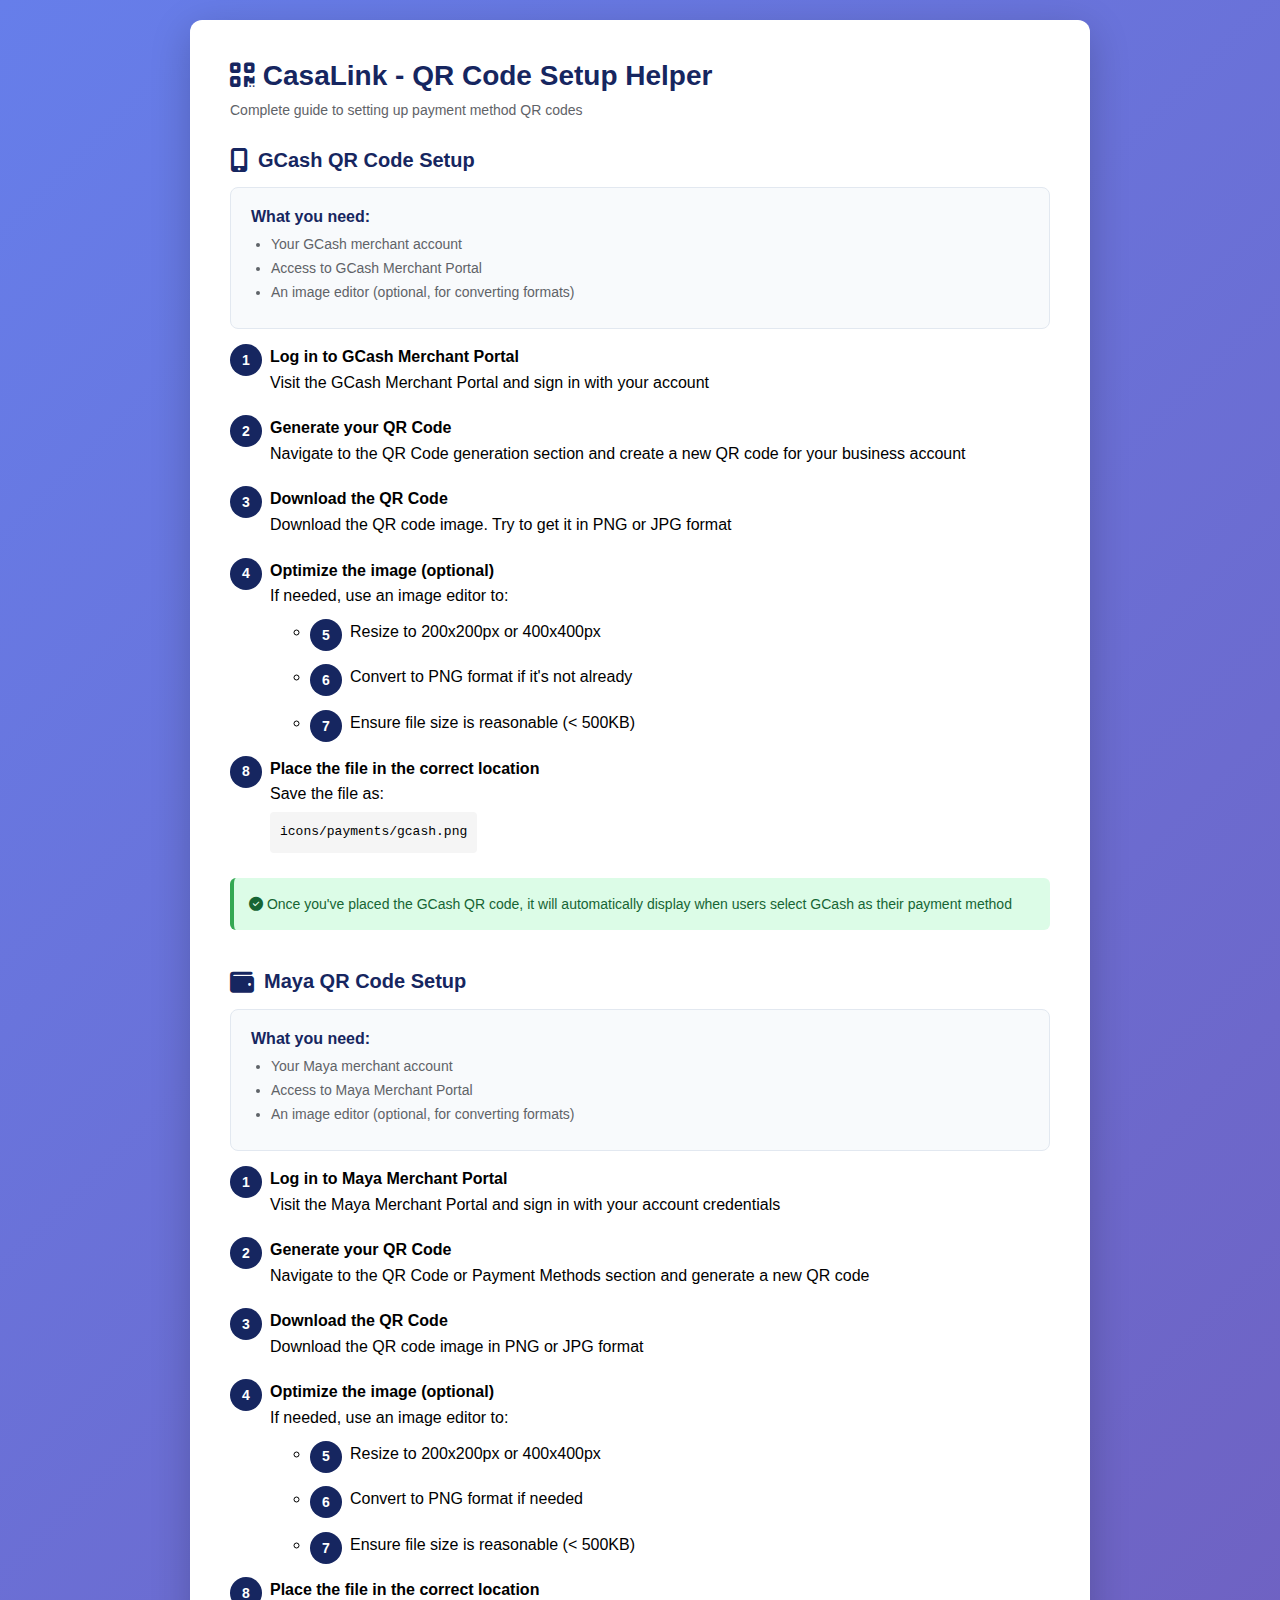
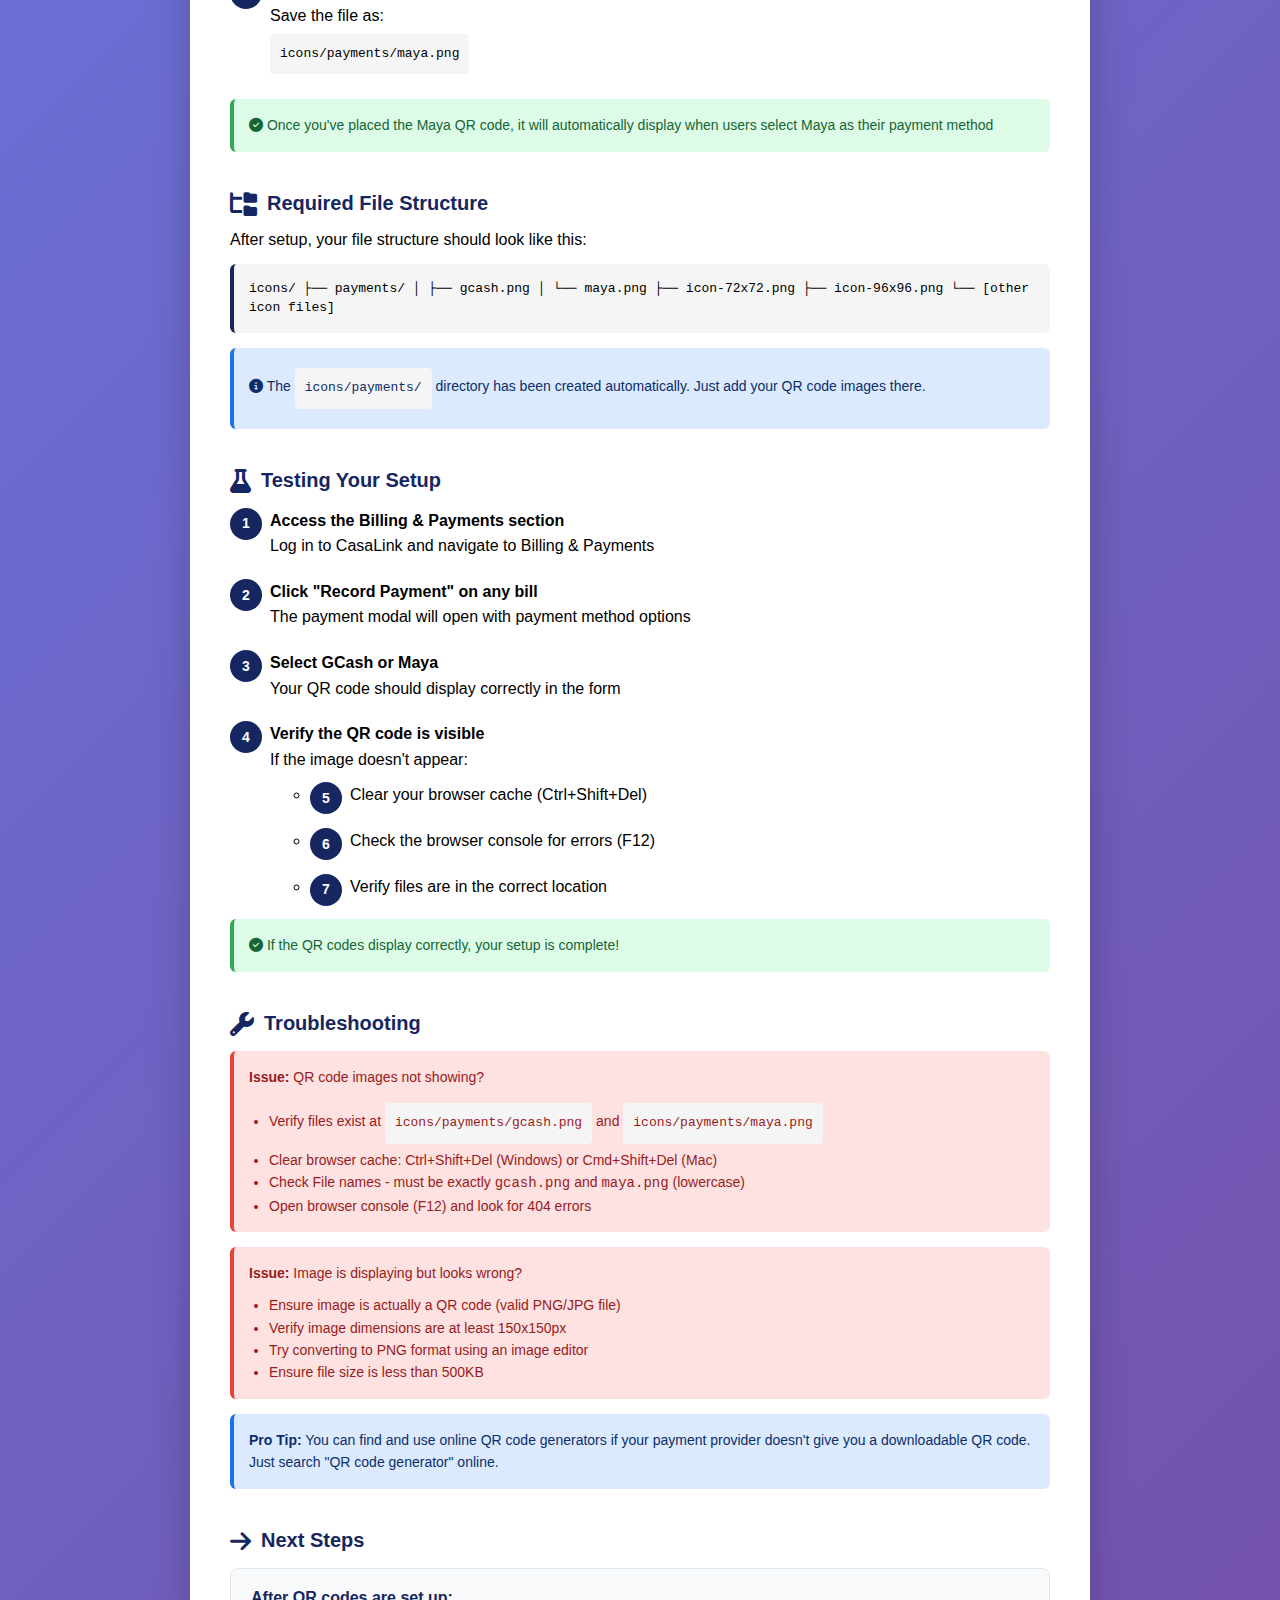
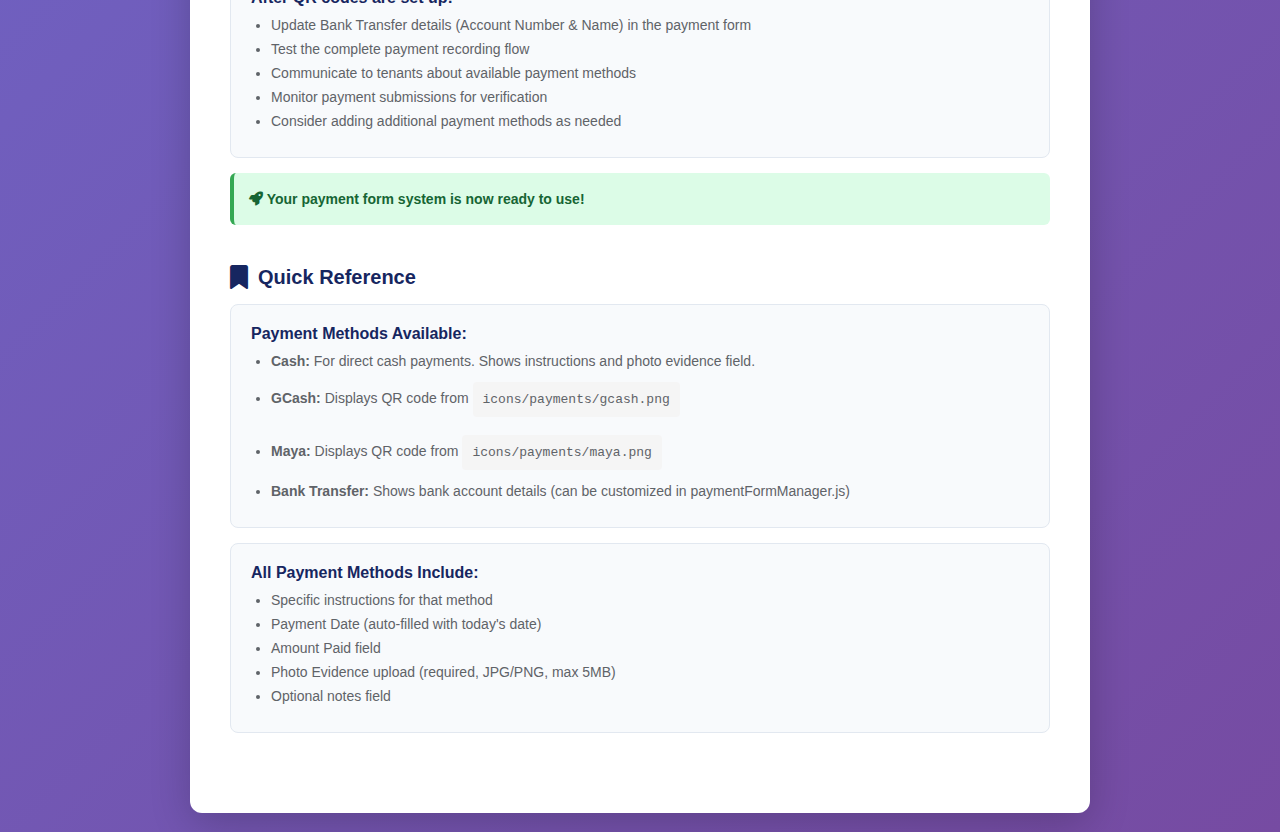
<file: QR_CODE_SETUP.html>
<!DOCTYPE html>
<html lang="en">
<head>
    <meta charset="UTF-8">
    <meta name="viewport" content="width=device-width, initial-scale=1.0">
    <title>CasaLink - QR Code Setup Helper</title>
    <style>
        * {
            margin: 0;
            padding: 0;
            box-sizing: border-box;
        }
        
        body {
            font-family: 'Segoe UI', Tahoma, Geneva, Verdana, sans-serif;
            background: linear-gradient(135deg, #667eea 0%, #764ba2 100%);
            min-height: 100vh;
            padding: 20px;
            display: flex;
            align-items: center;
            justify-content: center;
        }
        
        .container {
            background: white;
            border-radius: 12px;
            box-shadow: 0 10px 40px rgba(0,0,0,0.2);
            max-width: 900px;
            width: 100%;
            padding: 40px;
        }
        
        h1 {
            color: #162660;
            margin-bottom: 10px;
            font-size: 28px;
        }
        
        .subtitle {
            color: #5f6368;
            margin-bottom: 30px;
            font-size: 14px;
        }
        
        .section {
            margin-bottom: 40px;
        }
        
        .section h2 {
            color: #162660;
            font-size: 20px;
            margin-bottom: 15px;
            display: flex;
            align-items: center;
            gap: 10px;
        }
        
        .section h2 i {
            font-size: 24px;
        }
        
        .code-block {
            background: #f5f5f5;
            border-left: 4px solid #162660;
            padding: 15px;
            border-radius: 6px;
            overflow-x: auto;
            margin: 15px 0;
            font-family: 'Courier New', monospace;
            font-size: 13px;
            line-height: 1.5;
        }
        
        .steps {
            list-style: none;
            counter-reset: item;
        }
        
        .steps li {
            counter-increment: item;
            margin-bottom: 20px;
            padding-left: 40px;
            position: relative;
            line-height: 1.6;
        }
        
        .steps li::before {
            content: counter(item);
            position: absolute;
            left: 0;
            top: 0;
            background: #162660;
            color: white;
            width: 32px;
            height: 32px;
            border-radius: 50%;
            display: flex;
            align-items: center;
            justify-content: center;
            font-weight: 600;
            font-size: 14px;
        }
        
        .qr-info {
            background: #f8fafc;
            border: 1px solid #e2e8f0;
            border-radius: 8px;
            padding: 20px;
            margin: 15px 0;
        }
        
        .qr-info h3 {
            color: #162660;
            margin-bottom: 10px;
            font-size: 16px;
        }
        
        .qr-info p {
            color: #5f6368;
            margin-bottom: 10px;
            font-size: 14px;
            line-height: 1.6;
        }
        
        .qr-info ul {
            margin-left: 20px;
            color: #5f6368;
            font-size: 14px;
        }
        
        .qr-info li {
            margin-bottom: 8px;
        }
        
        .download-section {
            background: #e7f5f0;
            border: 2px dashed #34a853;
            border-radius: 8px;
            padding: 20px;
            text-align: center;
            margin: 20px 0;
        }
        
        .download-section h3 {
            color: #166534;
            margin-bottom: 10px;
        }
        
        .download-btn {
            display: inline-block;
            background: #34a853;
            color: white;
            padding: 12px 24px;
            border-radius: 6px;
            text-decoration: none;
            font-weight: 600;
            transition: all 0.3s ease;
            border: none;
            cursor: pointer;
            font-size: 14px;
            margin: 5px;
        }
        
        .download-btn:hover {
            background: #1e8449;
            transform: translateY(-2px);
            box-shadow: 0 4px 12px rgba(52, 168, 83, 0.3);
        }
        
        .warning {
            background: #fee2e2;
            border-left: 4px solid #ea4335;
            padding: 15px;
            border-radius: 6px;
            margin: 15px 0;
            color: #991b1b;
            font-size: 14px;
            line-height: 1.6;
        }
        
        .success {
            background: #dcfce7;
            border-left: 4px solid #34a853;
            padding: 15px;
            border-radius: 6px;
            margin: 15px 0;
            color: #166534;
            font-size: 14px;
            line-height: 1.6;
        }
        
        .info {
            background: #dbeafe;
            border-left: 4px solid #1a73e8;
            padding: 15px;
            border-radius: 6px;
            margin: 15px 0;
            color: #0c2e6b;
            font-size: 14px;
            line-height: 1.6;
        }
        
        .file-path {
            background: #f5f5f5;
            padding: 10px;
            border-radius: 4px;
            font-family: 'Courier New', monospace;
            font-size: 13px;
            display: inline-block;
            margin: 5px 0;
        }
        
        @media (max-width: 600px) {
            .container {
                padding: 20px;
            }
            
            h1 {
                font-size: 22px;
            }
            
            .section h2 {
                font-size: 18px;
            }
        }
    </style>
    <link rel="stylesheet" href="https://cdnjs.cloudflare.com/ajax/libs/font-awesome/6.4.0/css/all.min.css">
</head>
<body>
    <div class="container">
        <h1><i class="fas fa-qrcode" style="color: #162660;"></i> CasaLink - QR Code Setup Helper</h1>
        <p class="subtitle">Complete guide to setting up payment method QR codes</p>

        <!-- GCash Setup -->
        <div class="section">
            <h2><i class="fas fa-mobile-alt"></i> GCash QR Code Setup</h2>
            
            <div class="qr-info">
                <h3>What you need:</h3>
                <ul>
                    <li>Your GCash merchant account</li>
                    <li>Access to GCash Merchant Portal</li>
                    <li>An image editor (optional, for converting formats)</li>
                </ul>
            </div>

            <ol class="steps">
                <li>
                    <strong>Log in to GCash Merchant Portal</strong>
                    <p>Visit the GCash Merchant Portal and sign in with your account</p>
                </li>
                <li>
                    <strong>Generate your QR Code</strong>
                    <p>Navigate to the QR Code generation section and create a new QR code for your business account</p>
                </li>
                <li>
                    <strong>Download the QR Code</strong>
                    <p>Download the QR code image. Try to get it in PNG or JPG format</p>
                </li>
                <li>
                    <strong>Optimize the image (optional)</strong>
                    <p>If needed, use an image editor to:</p>
                    <ul style="margin-left: 40px; margin-top: 10px;">
                        <li>Resize to 200x200px or 400x400px</li>
                        <li>Convert to PNG format if it's not already</li>
                        <li>Ensure file size is reasonable (< 500KB)</li>
                    </ul>
                </li>
                <li>
                    <strong>Place the file in the correct location</strong>
                    <p>Save the file as:</p>
                    <div class="file-path">icons/payments/gcash.png</div>
                </li>
            </ol>

            <div class="success">
                <i class="fas fa-check-circle"></i> Once you've placed the GCash QR code, it will automatically display when users select GCash as their payment method
            </div>
        </div>

        <!-- Maya Setup -->
        <div class="section">
            <h2><i class="fas fa-wallet"></i> Maya QR Code Setup</h2>
            
            <div class="qr-info">
                <h3>What you need:</h3>
                <ul>
                    <li>Your Maya merchant account</li>
                    <li>Access to Maya Merchant Portal</li>
                    <li>An image editor (optional, for converting formats)</li>
                </ul>
            </div>

            <ol class="steps">
                <li>
                    <strong>Log in to Maya Merchant Portal</strong>
                    <p>Visit the Maya Merchant Portal and sign in with your account credentials</p>
                </li>
                <li>
                    <strong>Generate your QR Code</strong>
                    <p>Navigate to the QR Code or Payment Methods section and generate a new QR code</p>
                </li>
                <li>
                    <strong>Download the QR Code</strong>
                    <p>Download the QR code image in PNG or JPG format</p>
                </li>
                <li>
                    <strong>Optimize the image (optional)</strong>
                    <p>If needed, use an image editor to:</p>
                    <ul style="margin-left: 40px; margin-top: 10px;">
                        <li>Resize to 200x200px or 400x400px</li>
                        <li>Convert to PNG format if needed</li>
                        <li>Ensure file size is reasonable (< 500KB)</li>
                    </ul>
                </li>
                <li>
                    <strong>Place the file in the correct location</strong>
                    <p>Save the file as:</p>
                    <div class="file-path">icons/payments/maya.png</div>
                </li>
            </ol>

            <div class="success">
                <i class="fas fa-check-circle"></i> Once you've placed the Maya QR code, it will automatically display when users select Maya as their payment method
            </div>
        </div>

        <!-- File Structure -->
        <div class="section">
            <h2><i class="fas fa-folder-tree"></i> Required File Structure</h2>
            
            <p>After setup, your file structure should look like this:</p>
            
            <div class="code-block">
icons/
├── payments/
│   ├── gcash.png
│   └── maya.png
├── icon-72x72.png
├── icon-96x96.png
└── [other icon files]
            </div>

            <div class="info">
                <i class="fas fa-info-circle"></i> The <span class="file-path">icons/payments/</span> directory has been created automatically. Just add your QR code images there.
            </div>
        </div>

        <!-- Testing -->
        <div class="section">
            <h2><i class="fas fa-flask"></i> Testing Your Setup</h2>
            
            <ol class="steps">
                <li>
                    <strong>Access the Billing & Payments section</strong>
                    <p>Log in to CasaLink and navigate to Billing & Payments</p>
                </li>
                <li>
                    <strong>Click "Record Payment" on any bill</strong>
                    <p>The payment modal will open with payment method options</p>
                </li>
                <li>
                    <strong>Select GCash or Maya</strong>
                    <p>Your QR code should display correctly in the form</p>
                </li>
                <li>
                    <strong>Verify the QR code is visible</strong>
                    <p>If the image doesn't appear:</p>
                    <ul style="margin-left: 40px; margin-top: 10px;">
                        <li>Clear your browser cache (Ctrl+Shift+Del)</li>
                        <li>Check the browser console for errors (F12)</li>
                        <li>Verify files are in the correct location</li>
                    </ul>
                </li>
            </ol>

            <div class="success">
                <i class="fas fa-check-circle"></i> If the QR codes display correctly, your setup is complete!
            </div>
        </div>

        <!-- Troubleshooting -->
        <div class="section">
            <h2><i class="fas fa-wrench"></i> Troubleshooting</h2>
            
            <div class="warning">
                <strong>Issue:</strong> QR code images not showing?
                <ul style="margin-top: 10px; margin-left: 20px;">
                    <li>Verify files exist at <span class="file-path">icons/payments/gcash.png</span> and <span class="file-path">icons/payments/maya.png</span></li>
                    <li>Clear browser cache: Ctrl+Shift+Del (Windows) or Cmd+Shift+Del (Mac)</li>
                    <li>Check File names - must be exactly <code>gcash.png</code> and <code>maya.png</code> (lowercase)</li>
                    <li>Open browser console (F12) and look for 404 errors</li>
                </ul>
            </div>

            <div class="warning">
                <strong>Issue:</strong> Image is displaying but looks wrong?
                <ul style="margin-top: 10px; margin-left: 20px;">
                    <li>Ensure image is actually a QR code (valid PNG/JPG file)</li>
                    <li>Verify image dimensions are at least 150x150px</li>
                    <li>Try converting to PNG format using an image editor</li>
                    <li>Ensure file size is less than 500KB</li>
                </ul>
            </div>

            <div class="info">
                <strong>Pro Tip:</strong> You can find and use online QR code generators if your payment provider doesn't give you a downloadable QR code. Just search "QR code generator" online.
            </div>
        </div>

        <!-- Next Steps -->
        <div class="section">
            <h2><i class="fas fa-arrow-right"></i> Next Steps</h2>
            
            <div class="qr-info">
                <h3>After QR codes are set up:</h3>
                <ul>
                    <li>Update Bank Transfer details (Account Number & Name) in the payment form</li>
                    <li>Test the complete payment recording flow</li>
                    <li>Communicate to tenants about available payment methods</li>
                    <li>Monitor payment submissions for verification</li>
                    <li>Consider adding additional payment methods as needed</li>
                </ul>
            </div>

            <div class="success">
                <strong><i class="fas fa-rocket"></i> Your payment form system is now ready to use!</strong>
            </div>
        </div>

        <!-- Quick Reference -->
        <div class="section">
            <h2><i class="fas fa-bookmark"></i> Quick Reference</h2>
            
            <div class="qr-info">
                <h3>Payment Methods Available:</h3>
                <ul>
                    <li><strong>Cash:</strong> For direct cash payments. Shows instructions and photo evidence field.</li>
                    <li><strong>GCash:</strong> Displays QR code from <span class="file-path">icons/payments/gcash.png</span></li>
                    <li><strong>Maya:</strong> Displays QR code from <span class="file-path">icons/payments/maya.png</span></li>
                    <li><strong>Bank Transfer:</strong> Shows bank account details (can be customized in paymentFormManager.js)</li>
                </ul>
            </div>

            <div class="qr-info">
                <h3>All Payment Methods Include:</h3>
                <ul>
                    <li>Specific instructions for that method</li>
                    <li>Payment Date (auto-filled with today's date)</li>
                    <li>Amount Paid field</li>
                    <li>Photo Evidence upload (required, JPG/PNG, max 5MB)</li>
                    <li>Optional notes field</li>
                </ul>
            </div>
        </div>

    </div>
</body>
</html>
</file>
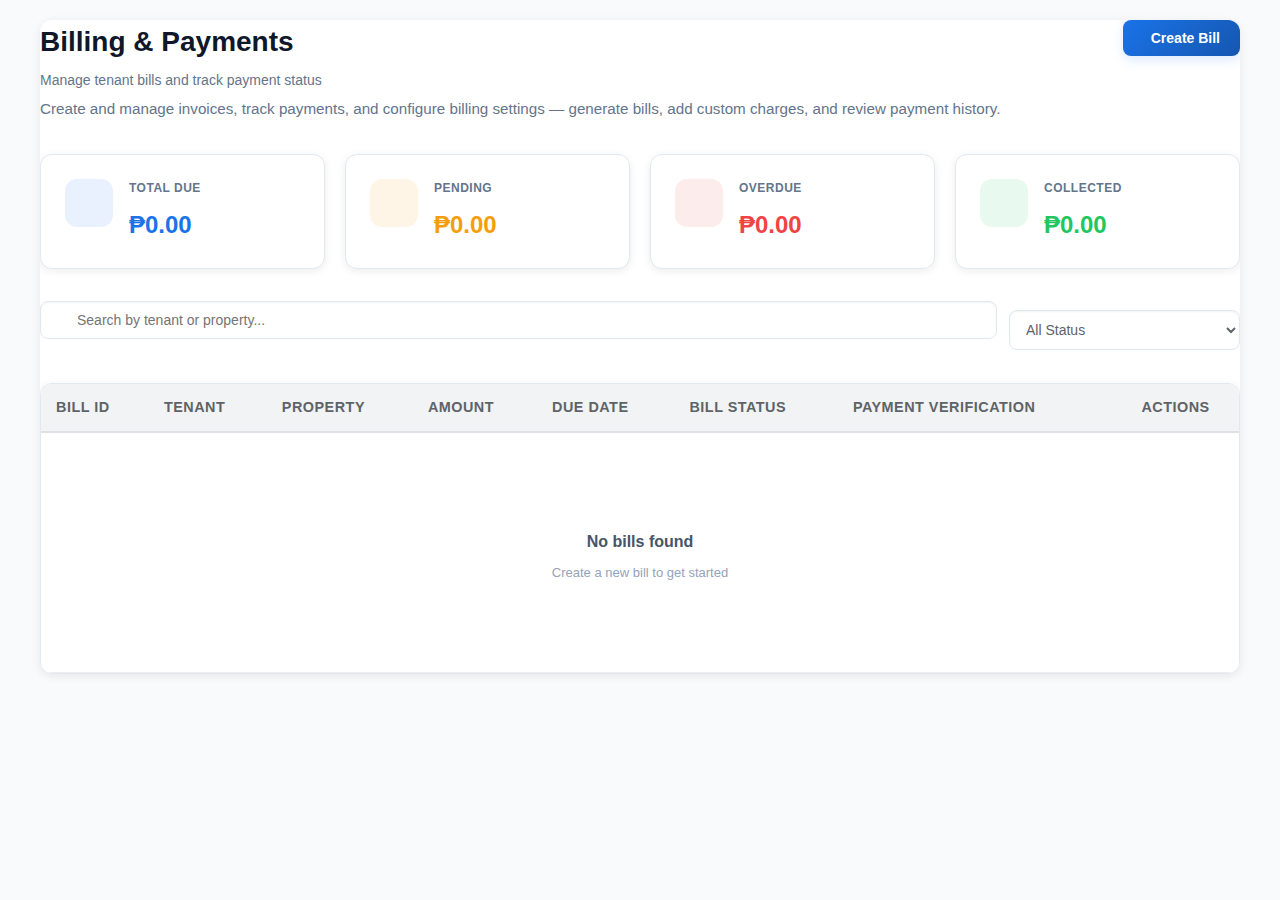
<file: views/billing/list.html>
<!-- views/billing/list.html -->
<!DOCTYPE html>
<html lang="en">
<head>
    <meta charset="UTF-8">
    <meta name="viewport" content="width=device-width, initial-scale=1.0">
    <title>CasaLink - Billing</title>
    <link rel="stylesheet" href="../../css/style.css">
    <style>
        .billing-page {
            background: #f8fafc;
            padding: 20px;
        }

        .billing-container {
            padding: 0;
            max-width: 1200px;
            margin: 0 auto;
        }

        .page-header {
            display: flex;
            justify-content: space-between;
            align-items: flex-start;
            margin-bottom: 32px;
            flex-wrap: wrap;
            gap: 20px;
        }

        .page-header h1 {
            margin: 0 0 4px 0;
            color: #0f172a;
            font-size: 28px;
            font-weight: 700;
        }

        .page-header p {
            margin: 0;
            color: #64748b;
            font-size: 14px;
        }

        .btn-create-bill {
            padding: 10px 20px;
            background: linear-gradient(135deg, #1a73e8 0%, #1557b0 100%);
            color: white;
            border: none;
            border-radius: 8px;
            cursor: pointer;
            font-size: 14px;
            font-weight: 600;
            box-shadow: 0 4px 12px rgba(26,115,232,0.15);
            display: flex;
            gap: 8px;
            align-items: center;
            transition: all 0.3s ease;
        }

        .btn-create-bill:hover {
            background: linear-gradient(135deg, #0f5fb3 0%, #0a3d7a 100%);
            box-shadow: 0 6px 16px rgba(26,115,232,0.25);
            transform: translateY(-2px);
        }

        .btn-primary {
            padding: 10px 20px;
            background: linear-gradient(135deg, #1a73e8 0%, #1557b0 100%);
            color: white;
            border: none;
            border-radius: 8px;
            cursor: pointer;
            font-size: 14px;
            font-weight: 600;
            box-shadow: 0 4px 12px rgba(26,115,232,0.15);
            transition: all 0.3s ease;
        }

        .btn-primary:hover {
            background: linear-gradient(135deg, #0f5fb3 0%, #0a3d7a 100%);
            box-shadow: 0 6px 16px rgba(26,115,232,0.25);
            transform: translateY(-2px);
        }

        /* Summary Cards */
        .summary-cards {
            display: grid;
            grid-template-columns: repeat(auto-fit, minmax(250px, 1fr));
            gap: 20px;
            margin-bottom: 32px;
        }

        .summary-card {
            background: white;
            padding: 24px;
            border-radius: 12px;
            box-shadow: 0 2px 8px rgba(15,23,42,0.08);
            display: flex;
            gap: 16px;
            align-items: flex-start;
            border: 1px solid #e2e8f0;
            transition: all 0.3s ease;
        }

        .summary-card:hover {
            box-shadow: 0 4px 16px rgba(15,23,42,0.12);
            transform: translateY(-2px);
        }

        .card-icon-wrapper {
            width: 48px;
            height: 48px;
            border-radius: 12px;
            display: flex;
            align-items: center;
            justify-content: center;
            font-size: 24px;
            flex-shrink: 0;
        }

        .summary-card.total-due .card-icon-wrapper {
            background: rgba(26,115,232,0.1);
            color: #1a73e8;
        }

        .summary-card.pending-card .card-icon-wrapper {
            background: rgba(245,158,11,0.1);
            color: #f59e0b;
        }

        .summary-card.overdue-card .card-icon-wrapper {
            background: rgba(239,68,68,0.1);
            color: #ef4444;
        }

        .summary-card.collected-card .card-icon-wrapper {
            background: rgba(34,197,94,0.1);
            color: #22c55e;
        }

        .card-content {
            flex: 1;
        }

        .summary-card-label {
            color: #64748b;
            font-size: 12px;
            font-weight: 600;
            text-transform: uppercase;
            letter-spacing: 0.5px;
            margin-bottom: 8px;
        }

        .summary-card-value {
            font-size: 24px;
            font-weight: 700;
            color: #0f172a;
        }

        .summary-card.total-due .summary-card-value {
            color: #1a73e8;
        }

        .summary-card.pending-card .summary-card-value {
            color: #f59e0b;
        }

        .summary-card.overdue-card .summary-card-value {
            color: #ef4444;
        }

        .summary-card.collected-card .summary-card-value {
            color: #22c55e;
        }

        /* Controls */
        .billing-controls {
            display: flex;
            gap: 12px;
            margin-bottom: 24px;
            flex-wrap: wrap;
            align-items: center;
        }

        .search-box {
            flex: 1;
            min-width: 280px;
            position: relative;
        }

        .search-icon {
            position: absolute;
            left: 12px;
            top: 50%;
            transform: translateY(-50%);
            color: #94a3b8;
            pointer-events: none;
            font-size: 14px;
        }

        .search-box input,
        .filter-select {
            padding: 10px 12px 10px 36px;
            border: 1px solid #e2e8f0;
            border-radius: 8px;
            font-size: 14px;
            background: white;
            box-shadow: inset 0 1px 2px rgba(15,23,42,0.05);
            transition: all 0.3s ease;
        }

        .search-box input {
            width: 100%;
            padding-left: 36px;
        }

        .search-box input:focus,
        .filter-select:focus {
            border-color: #1a73e8;
            box-shadow: inset 0 1px 2px rgba(15,23,42,0.05), 0 0 0 3px rgba(26,115,232,0.1);
            outline: none;
        }

        .filter-select {
            padding: 10px 12px;
            cursor: pointer;
            background: white;
        }

        /* Bills Section */
        .bills-section {
            background: white;
            border-radius: 12px;
            box-shadow: 0 2px 8px rgba(15,23,42,0.08);
            border: 1px solid #e2e8f0;
            overflow: hidden;
        }

        .table-wrapper {
            overflow-x: auto;
        }

        table {
            width: 100%;
            border-collapse: collapse;
        }

        thead {
            background: #f8fafc;
            border-bottom: 2px solid #e2e8f0;
            position: sticky;
            top: 0;
            z-index: 10;
        }

        th {
            padding: 14px 16px;
            text-align: left;
            font-weight: 600;
            color: #475569;
            font-size: 12px;
            letter-spacing: 0.5px;
            text-transform: uppercase;
        }

        th.actions-col {
            text-align: center;
        }

        td {
            padding: 14px 16px;
            border-bottom: 1px solid #e2e8f0;
            font-size: 14px;
            vertical-align: middle;
        }

        tr:hover {
            background: #f8fafc;
        }

        .bill-info {
            font-weight: 600;
            color: #0f172a;
        }

        .bill-desc {
            color: #64748b;
            font-size: 12px;
            margin-top: 2px;
        }

        .amount {
            font-weight: 700;
            color: #1a73e8;
            font-size: 15px;
        }

        .badge, .status-badge {
            display: inline-flex;
            align-items: center;
            gap: 6px;
            padding: 6px 12px;
            border-radius: 6px;
            font-size: 12px;
            font-weight: 600;
        }

        .badge.paid, .status-badge.paid {
            background: #dcfce7;
            color: #166534;
        }

        .badge.verified, .status-badge.verified {
            background: #dcfce7;
            color: #166534;
        }

        .badge.waiting, .status-badge.waiting {
            background: linear-gradient(135deg, #fff4e6 0%, #ffd8a8 100%);
            color: #b45309;
            border: 1px solid rgba(180,83,9,0.08);
            box-shadow: 0 6px 18px rgba(180,83,9,0.06);
        }

        .badge.pending, .status-badge.pending {
            background: #fef3c7;
            color: #92400e;
        }

        .badge.overdue, .status-badge.overdue {
            background: #fee2e2;
            color: #991b1b;
        }

        .actions {
            display: flex;
            gap: 8px;
            justify-content: center;
        }

        .btn-action {
            padding: 6px 12px;
            background: white;
            color: #1a73e8;
            border: 1px solid rgba(26,115,232,0.2);
            border-radius: 6px;
            cursor: pointer;
            font-size: 12px;
            font-weight: 600;
            display: inline-flex;
            gap: 6px;
            align-items: center;
            transition: all 0.2s ease;
        }

        .btn-action:hover {
            background: rgba(26,115,232,0.05);
            border-color: #1a73e8;
        }

        .btn-action.primary {
            background: linear-gradient(135deg, #1a73e8 0%, #1557b0 100%);
            color: white;
            border-color: transparent;
        }

        .btn-action.primary:hover {
            background: linear-gradient(135deg, #0f5fb3 0%, #0a3d7a 100%);
        }

        .btn-action:disabled,
        .btn-action[disabled] {
            opacity: 0.6;
            cursor: not-allowed;
            background: #cbd5e1;
            color: #64748b;
            border-color: #cbd5e1;
        }

        .btn-action.primary:disabled,
        .btn-action.primary[disabled] {
            background: #cbd5e1;
            color: #64748b;
        }

        /* Empty State */
        .empty-state {
            text-align: center;
            padding: 80px 40px;
            color: #94a3b8;
        }

        .empty-state-icon {
            font-size: 56px;
            color: #cbd5e1;
            margin-bottom: 16px;
        }

        .empty-state p {
            margin: 8px 0;
        }

        .empty-state p:first-of-type {
            font-size: 16px;
            font-weight: 600;
            color: #475569;
        }

        .empty-state-hint {
            font-size: 13px;
            color: #94a3b8;
        }

        /* Loading State */
        .loading {
            display: none;
            text-align: center;
            padding: 60px 20px;
            color: #94a3b8;
        }

        .loading.show {
            display: flex;
            flex-direction: column;
            align-items: center;
            justify-content: center;
        }

        .spinner {
            width: 40px;
            height: 40px;
            border: 3px solid #e2e8f0;
            border-top-color: #1a73e8;
            border-radius: 50%;
            animation: spin 0.8s linear infinite;
            margin-bottom: 16px;
        }

        @keyframes spin {
            to { transform: rotate(360deg); }
        }

        /* Error Message */
        .error-message {
            display: none;
            background: #fee2e2;
            color: #991b1b;
            padding: 14px 16px;
            border-radius: 8px;
            margin-bottom: 20px;
            border-left: 4px solid #ef4444;
            font-size: 14px;
            font-weight: 500;
        }

        .error-message.show {
            display: block;
        }

        /* Responsive */
        @media (max-width: 768px) {
            .page-header {
                flex-direction: column;
            }

            .summary-cards {
                grid-template-columns: repeat(2, 1fr);
                gap: 12px;
            }

            .summary-card {
                padding: 16px;
            }

            .summary-card-value {
                font-size: 18px;
            }

            .billing-controls {
                flex-direction: column;
            }

            .search-box {
                width: 100%;
            }

            .filter-select {
                width: 100%;
            }

            th,
            td {
                padding: 12px 8px;
                font-size: 13px;
            }

            .bill-desc {
                display: none;
            }
        }

        @media (max-width: 480px) {
            .summary-cards {
                grid-template-columns: 1fr;
            }
        }
    </style>
</head>
<body class="billing-page">
        <div class="billing-container">
        <div class="page-header with-hint">
            <div class="page-header-left">
                <h1>Billing & Payments</h1>
                <p class="header-subtitle">Manage tenant bills and track payment status</p>
                <div class="dashboard-hint" style="color: #64748b; margin-top:6px; font-size:0.95rem;">Create and manage invoices, track payments, and configure billing settings — generate bills, add custom charges, and review payment history.</div>
            </div>
            <div class="header-actions">
                <button class="btn-primary btn-create-bill" id="createBillBtn">
                    <i class="fas fa-plus"></i> Create Bill
                </button>
            </div>
        </div>

        <div id="errorMessage" class="error-message"></div>

        <div class="summary-cards">
            <div class="summary-card total-due">
                <div class="card-icon-wrapper">
                    <i class="fas fa-file-invoice-dollar"></i>
                </div>
                <div class="card-content">
                    <div class="summary-card-label">Total Due</div>
                    <div class="summary-card-value" id="totalDue">₱0.00</div>
                </div>
            </div>
            <div class="summary-card pending-card">
                <div class="card-icon-wrapper">
                    <i class="fas fa-hourglass-half"></i>
                </div>
                <div class="card-content">
                    <div class="summary-card-label">Pending</div>
                    <div class="summary-card-value" id="pendingAmount">₱0.00</div>
                </div>
            </div>
            <div class="summary-card overdue-card">
                <div class="card-icon-wrapper">
                    <i class="fas fa-exclamation-circle"></i>
                </div>
                <div class="card-content">
                    <div class="summary-card-label">Overdue</div>
                    <div class="summary-card-value" id="overdueAmount">₱0.00</div>
                </div>
            </div>
            <div class="summary-card collected-card">
                <div class="card-icon-wrapper">
                    <i class="fas fa-check-circle"></i>
                </div>
                <div class="card-content">
                    <div class="summary-card-label">Collected</div>
                    <div class="summary-card-value" id="collectedAmount">₱0.00</div>
                </div>
            </div>
        </div>

        <div class="billing-controls">
            <div class="search-box">
                <i class="fas fa-search search-icon"></i>
                <input 
                    id="billSearch" 
                    type="text" 
                    placeholder="Search by tenant or property..." 
                    autocomplete="off"
                >
            </div>
            <select id="statusFilter" class="filter-select">
                <option value="">All Status</option>
                <option value="paid">Paid</option>
                <option value="pending">Pending</option>
                <option value="overdue">Overdue</option>
                <option value="awaiting_payment_verification">Awaiting Payment Verification</option>
            </select>
        </div>

        <div class="loading" id="loadingIndicator">
            <div class="spinner"></div>
            <p>Loading bills...</p>
        </div>

        <div class="bills-section">
            <div class="table-wrapper">
                <table id="billsTable">
                    <thead>
                        <tr>
                            <th>Bill ID</th>
                            <th>Tenant</th>
                            <th>Property</th>
                            <th>Amount</th>
                            <th>Due Date</th>
                            <th>Bill Status</th>
                            <th>Payment Verification</th>
                            <th class="actions-col">Actions</th>
                        </tr>
                    </thead>
                    <tbody id="billsList">
                        <tr>
                            <td colspan="8" class="empty-state">
                                <div class="empty-state-icon">
                                    <i class="fas fa-inbox"></i>
                                </div>
                                <p>No bills found</p>
                                <p class="empty-state-hint">Create a new bill to get started</p>
                            </td>
                        </tr>
                    </tbody>
                </table>
            </div>
        </div>
    </div>

    <script>
        // ============================================
        // BILLING LIST VIEW - Event Listeners Only
        // ============================================
        // NO LOGIC HERE - Controller handles everything

        // Load bills on page load
        if (window.billingController) {
            window.billingController.init();
        }

        // Create bill button
        document.getElementById('createBillBtn')?.addEventListener('click', () => {
            if (window.billingController) {
                window.billingController.openCreateBillModal();
            }
        });

        // Search bills
        let searchTimeout;
        document.getElementById('billSearch')?.addEventListener('input', (e) => {
            clearTimeout(searchTimeout);
            searchTimeout = setTimeout(() => {
                if (window.billingController) {
                    window.billingController.searchBills(e.target.value);
                }
            }, 300);
        });

        // Filter by status
        document.getElementById('statusFilter')?.addEventListener('change', (e) => {
            if (window.billingController) {
                window.billingController.filterByStatus(e.target.value);
            }
        });

        // Helpers: formatting
        function formatCurrencyPhp(amount) {
            try {
                return new Intl.NumberFormat('en-PH', { 
                    style: 'currency', 
                    currency: 'PHP', 
                    minimumFractionDigits: 2,
                    maximumFractionDigits: 2 
                }).format(amount);
            } catch (e) {
                return '₱' + (amount || 0).toLocaleString('en-PH', { minimumFractionDigits: 2 });
            }
        }

        function formatDateLocal(dateStr) {
            if (!dateStr) return 'N/A';
            const d = new Date(dateStr);
            if (isNaN(d)) return dateStr;
            return d.toLocaleDateString('en-PH', { year: 'numeric', month: 'short', day: 'numeric' });
        }

        function getStatusBadgeIcon(status) {
            switch(status?.toLowerCase()) {
                case 'paid': return '<i class="fas fa-check-circle"></i>';
                case 'payment_pending': return '<i class="fas fa-hourglass-half"></i>';
                case 'awaiting_verification': return '<i class="fas fa-hourglass-half"></i>';
                case 'awaiting_payment_verification': return '<i class="fas fa-hourglass-half"></i>';
                case 'pending': return '<i class="fas fa-hourglass-half"></i>';
                case 'overdue': return '<i class="fas fa-exclamation-circle"></i>';
                default: return '';
            }
        }

        // Helper: Display bills table
        window.displayBills = function(bills) {
            const tbody = document.getElementById('billsList');
            if (!tbody) return;

            // sort by most recent due date / creation date
            if (Array.isArray(bills)) {
                bills.sort((a, b) => {
                    const da = new Date(b.dueDate || b.createdAt || 0);
                    const db = new Date(a.dueDate || a.createdAt || 0);
                    return da - db; // already newest first if use descending order - reversed logic
                });
            }

            if (!bills || bills.length === 0) {
                tbody.innerHTML = `
                    <tr>
                        <td colspan="8" class="empty-state">
                            <div class="empty-state-icon">
                                <i class="fas fa-inbox"></i>
                            </div>
                            <p>No bills found</p>
                            <p class="empty-state-hint">Create a new bill to get started</p>
                        </td>
                    </tr>
                `;
                return;
            }

            let html = '';
            bills.forEach(bill => {
                const rawStatus = (bill.status || '').toLowerCase();
                let statusClass = 'pending';
                let statusText = 'Pending';
                if (rawStatus === 'paid') {
                    statusClass = 'paid';
                    statusText = 'PAID';
                } else if (rawStatus === 'overdue') {
                    statusClass = 'overdue';
                    statusText = 'Overdue';
                } else if (rawStatus === 'payment_pending' || rawStatus === 'waiting_verification' || rawStatus === 'pending_verification' || rawStatus === 'awaiting_verification') {
                    statusClass = 'waiting';
                    statusText = 'Awaiting Payment Verification';
                } else if (rawStatus === 'pending') {
                    statusClass = 'pending';
                    statusText = 'Pending';
                }
                const statusIcon = getStatusBadgeIcon(rawStatus);

                // Payment verification column: if bill status is 'pending' there is no payment to verify
                let paymentVerificationClass = bill.isPaymentVerified ? 'verified' : 'waiting';
                let paymentVerificationText = bill.isPaymentVerified ? 'Payment Verified' : 'Awaiting Payment Verification';
                if (rawStatus === 'pending') {
                    paymentVerificationClass = 'pending';
                    paymentVerificationText = 'NO PAYMENT TO VERIFY';
                }

                html += `
                    <tr data-bill-id="${bill.id}">
                        <td class="bill-info">${bill.billNumber || bill.id.substring(0, 8)}</td>
                        <td>
                            <div class="bill-info">${bill.tenantName || '-'}</div>
                            <div class="bill-desc">${bill.tenantEmail || ''}</div>
                        </td>
                        <td>${bill.propertyName || bill.propertyAddress || '-'}</td>
                        <td class="amount">${formatCurrencyPhp(bill.amount || bill.totalAmount || 0)}</td>
                        <td>${formatDateLocal(bill.dueDate || bill.due)}</td>
                                <td>
                                    <span class="status-badge ${statusClass}">${statusIcon} ${statusText}</span>
                                </td>
                                <td>
                                    <span class="status-badge ${paymentVerificationClass}">
                                        ${paymentVerificationText}
                                    </span>
                                </td>
                        <td class="actions">
                            <button class="btn-action view-btn" title="View" aria-label="View bill">
                                <i class="fas fa-eye"></i> View
                            </button>
                            ${bill.status === 'paid' ? '<button class="btn-action" disabled><i class="fas fa-check-circle"></i> Paid</button>' : (bill.status === 'pending' ? '<button class="btn-action primary verify-btn" disabled title="Cannot verify pending bills"><i class="fas fa-check"></i> Verify</button>' : '<button class="btn-action primary verify-btn" title="Verify Payment"><i class="fas fa-check"></i> Verify</button>')}
                        </td>
                    </tr>
                `;
            });

            tbody.innerHTML = html;

            // Add event listeners
            tbody.querySelectorAll('tr').forEach(row => {
                const billId = row.getAttribute('data-bill-id');

                row.querySelector('.view-btn')?.addEventListener('click', () => {
                    if (window.billingController) {
                        window.billingController.viewBill(billId);
                    }
                });

                row.querySelector('.verify-btn')?.addEventListener('click', () => {
                    if (window.casaLink) {
                        window.casaLink.verifyPaymentForBill(billId);
                    }
                });
            });
        };

        // Helper: Update summary stats
        window.updateBillingStats = function(stats) {
            if (stats.totalDue !== undefined) {
                const el = document.getElementById('totalDue');
                if (el) el.textContent = formatCurrencyPhp(stats.totalDue);
            }
            if (stats.pendingAmount !== undefined) {
                const el = document.getElementById('pendingAmount');
                if (el) el.textContent = formatCurrencyPhp(stats.pendingAmount);
            }
            if (stats.overdueAmount !== undefined) {
                const el = document.getElementById('overdueAmount');
                if (el) el.textContent = formatCurrencyPhp(stats.overdueAmount);
            }
            if (stats.collectedAmount !== undefined) {
                const el = document.getElementById('collectedAmount');
                if (el) el.textContent = formatCurrencyPhp(stats.collectedAmount);
            }
        };

        // Helper: Show/hide loading
        window.setBillingLoading = function(isLoading) {
            const loading = document.getElementById('loadingIndicator');
            const table = document.getElementById('billsTable');
            
            if (loading) {
                isLoading ? loading.classList.add('show') : loading.classList.remove('show');
            }
            if (table) {
                table.style.display = isLoading ? 'none' : 'table';
            }
        };

        // Helper: Show error
        window.showBillingError = function(message) {
            const errorDiv = document.getElementById('errorMessage');
            if (errorDiv) {
                errorDiv.textContent = message;
                errorDiv.classList.add('show');
            }
        };

        // Helper: Hide error
        window.hideBillingError = function() {
            const errorDiv = document.getElementById('errorMessage');
            if (errorDiv) {
                errorDiv.classList.remove('show');
            }
        };
    </script>
</body>
</html>
</file>
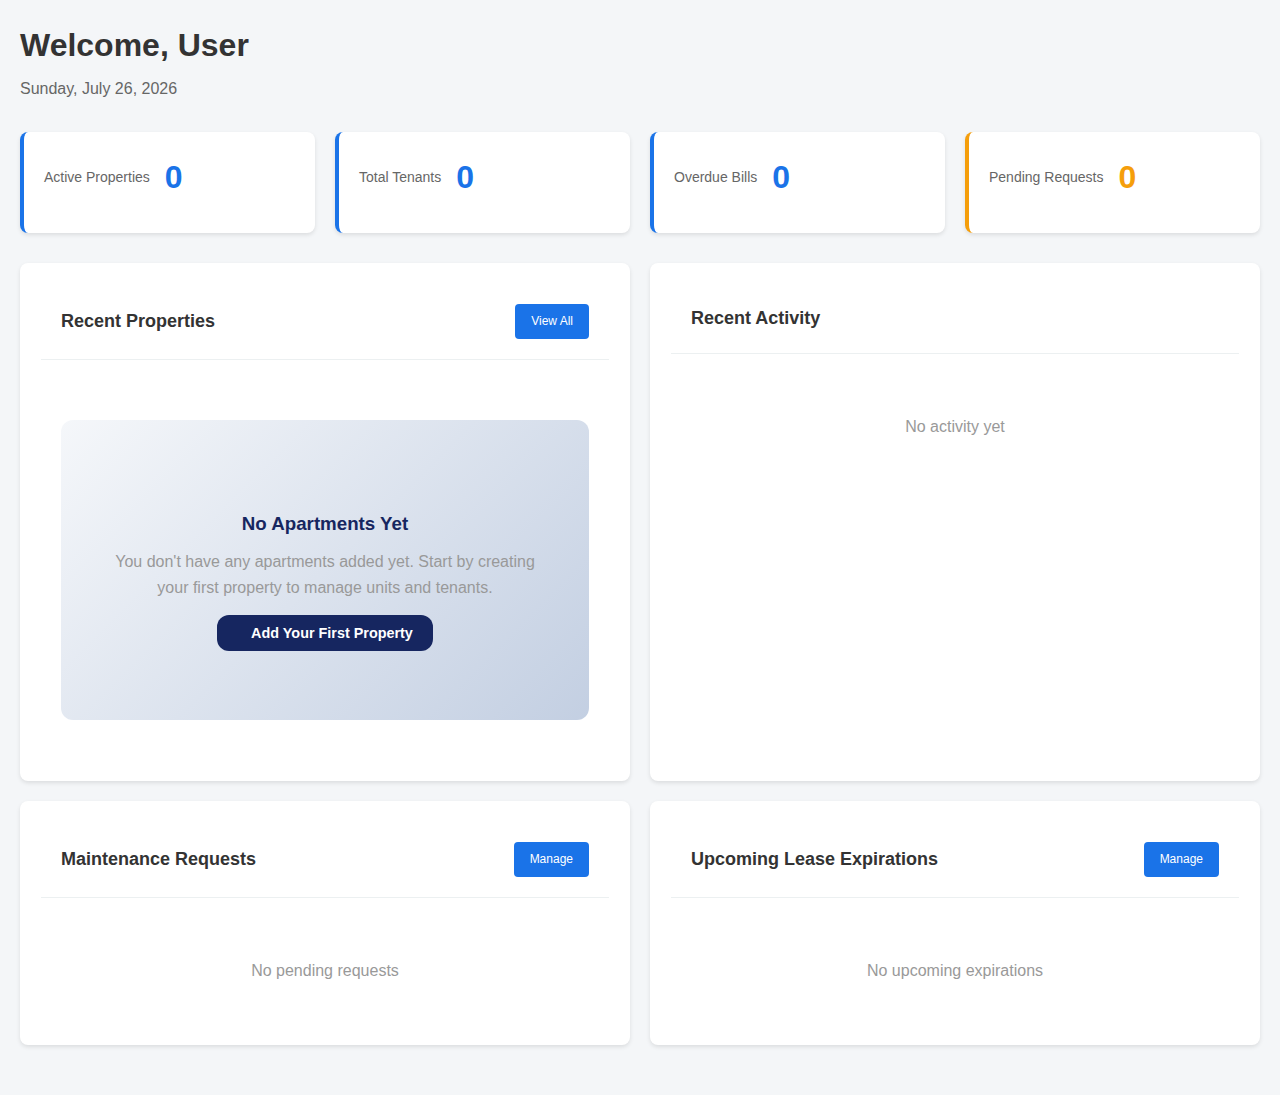
<file: views/dashboard/dashboard.html>
<!-- views/dashboard/dashboard.html -->
<!DOCTYPE html>
<html lang="en">
<head>
    <meta charset="UTF-8">
    <meta name="viewport" content="width=device-width, initial-scale=1.0">
    <title>CasaLink - Dashboard</title>
    <link rel="stylesheet" href="../../css/style.css">
    <style>
        .dashboard-container {
            padding: 20px;
            max-width: 1400px;
            margin: 0 auto;
        }

        .dashboard-header {
            margin-bottom: 30px;
        }

        .dashboard-header h1 {
            color: #333;
            margin: 0 0 5px 0;
        }

        .dashboard-header p {
            color: #666;
            margin: 0;
        }

        .stats-grid {
            display: grid;
            grid-template-columns: repeat(auto-fit, minmax(250px, 1fr));
            gap: 20px;
            margin-bottom: 30px;
        }

        .stat-card {
            background: white;
            padding: 20px;
            border-radius: 8px;
            box-shadow: 0 2px 4px rgba(0,0,0,0.1);
            border-left: 4px solid #1a73e8;
        }

        .stat-card.warning {
            border-left-color: #f59e0b;
        }

        .stat-card.danger {
            border-left-color: #ef4444;
        }

        .stat-label {
            color: #666;
            font-size: 14px;
            margin-bottom: 10px;
        }

        .stat-value {
            font-size: 32px;
            font-weight: bold;
            color: #1a73e8;
            margin-bottom: 10px;
        }

        .stat-card.warning .stat-value {
            color: #f59e0b;
        }

        .stat-card.danger .stat-value {
            color: #ef4444;
        }

        .stat-change {
            font-size: 12px;
            color: #666;
        }

        .content-grid {
            display: grid;
            grid-template-columns: 1fr 1fr;
            gap: 20px;
            margin-bottom: 30px;
        }

        @media (max-width: 1024px) {
            .content-grid {
                grid-template-columns: 1fr;
            }
        }

        .card {
            background: white;
            padding: 20px;
            border-radius: 8px;
            box-shadow: 0 2px 4px rgba(0,0,0,0.1);
        }

        .card-header {
            display: flex;
            justify-content: space-between;
            align-items: center;
            margin-bottom: 20px;
        }

        .card-header h2 {
            margin: 0;
            color: #333;
            font-size: 18px;
        }

        .btn-small {
            padding: 8px 16px;
            background: #1a73e8;
            color: white;
            border: none;
            border-radius: 4px;
            cursor: pointer;
            font-size: 12px;
            text-decoration: none;
            display: inline-block;
        }

        .btn-small:hover {
            background: #1565c0;
        }

        .list-item {
            padding: 15px 0;
            border-bottom: 1px solid #eee;
            display: flex;
            justify-content: space-between;
            align-items: center;
        }

        .list-item:last-child {
            border-bottom: none;
        }

        .list-item-title {
            font-weight: 500;
            color: #333;
        }

        .list-item-desc {
            font-size: 12px;
            color: #999;
            margin-top: 5px;
        }

        .badge {
            display: inline-block;
            padding: 4px 8px;
            border-radius: 3px;
            font-size: 11px;
            font-weight: 500;
            background: #e3f2fd;
            color: #1a73e8;
        }

        .badge.urgent {
            background: #fee2e2;
            color: #ef4444;
        }

        .empty-state {
            text-align: center;
            padding: 40px 20px;
            color: #999;
        }

        .empty-state p {
            margin: 0;
        }

        .loading {
            display: none;
            text-align: center;
            padding: 20px;
            color: #999;
        }

        .loading.show {
            display: block;
        }
    </style>
</head>
<body class="dashboard-page">
    <div class="dashboard-container">
        <div class="dashboard-header">
            <h1 id="dashboardTitle">Welcome, User</h1>
            <p id="dashboardDate"></p>
        </div>

        <div class="stats-grid" id="statsGrid">
            <div class="stat-card">
                <div class="stat-label">Active Properties</div>
                <div class="stat-value" id="statProperties">0</div>
            </div>
            <div class="stat-card">
                <div class="stat-label">Total Tenants</div>
                <div class="stat-value" id="statTenants">0</div>
            </div>
            <div class="stat-card">
                <div class="stat-label">Overdue Bills</div>
                <div class="stat-value danger" id="statOverdueBills">0</div>
            </div>
            <div class="stat-card warning">
                <div class="stat-label">Pending Requests</div>
                <div class="stat-value" id="statPendingRequests">0</div>
            </div>
        </div>

        <div class="content-grid">
            <!-- Recent Properties -->
            <div class="card">
                <div class="card-header">
                    <h2>Recent Properties</h2>
                    <a href="#properties" class="btn-small">View All</a>
                </div>
                <div id="propertiesList">
                    <div class="empty-state" style="grid-column: 1 / -1;">
                        <div style="padding: 60px 40px; text-align: center; background: linear-gradient(135deg, #f5f7fa 0%, #c3cfe2 100%); border-radius: 12px; min-height: 300px; display: flex; flex-direction: column; align-items: center; justify-content: center;">
                            <div style="margin-bottom: 20px;">
                                <i class="fas fa-building" style="font-size: 3rem; color: #1A73E8; opacity: 0.7;"></i>
                            </div>
                            <h3 style="color: var(--royal-blue); margin-bottom: 10px; font-weight: 600;">No Apartments Yet</h3>
                            <p style="color: var(--gray-700); font-size: 1rem; margin-bottom: 15px; max-width: 500px;">
                                You don't have any apartments added yet. Start by creating your first property to manage units and tenants.
                            </p>
                            <button class="btn btn-primary" style="padding: 8px 20px; font-weight: 600;" onclick="casaLink.showAddPropertyForm()">
                                <i class="fas fa-plus" style="margin-right: 6px;"></i> Add Your First Property
                            </button>
                        </div>
                    </div>
                </div>
                <div class="loading" id="propertiesLoading">Loading...</div>
            </div>

            <!-- Recent Activity -->
            <div class="card">
                <div class="card-header">
                    <h2>Recent Activity</h2>
                </div>
                <div id="activityList">
                    <div class="empty-state">
                        <p>No activity yet</p>
                    </div>
                </div>
                <div class="loading" id="activityLoading">Loading...</div>
            </div>

            <!-- Maintenance Requests -->
            <div class="card">
                <div class="card-header">
                    <h2>Maintenance Requests</h2>
                    <a href="#maintenance" class="btn-small">Manage</a>
                </div>
                <div id="maintenanceList">
                    <div class="empty-state">
                        <p>No pending requests</p>
                    </div>
                </div>
                <div class="loading" id="maintenanceLoading">Loading...</div>
            </div>

            <!-- Upcoming Events -->
            <div class="card">
                <div class="card-header">
                    <h2>Upcoming Lease Expirations</h2>
                    <a href="#leases" class="btn-small">Manage</a>
                </div>
                <div id="leasesList">
                    <div class="empty-state">
                        <p>No upcoming expirations</p>
                    </div>
                </div>
                <div class="loading" id="leasesLoading">Loading...</div>
            </div>
        </div>
    </div>

    <script>
        // ============================================
        // DASHBOARD VIEW - Event Listeners Only
        // ============================================
        // NO LOGIC HERE - Controller handles everything
        // This file only binds UI elements and displays data

        // Load dashboard on page load
        if (window.dashboardController) {
            window.dashboardController.init();
        }

        // Handle property navigation
        document.querySelectorAll('[href="#properties"]').forEach(el => {
            el.addEventListener('click', (e) => {
                e.preventDefault();
                if (window.dashboardController) {
                    window.dashboardController.navigateToProperties();
                }
            });
        });

        // Handle maintenance navigation
        document.querySelectorAll('[href="#maintenance"]').forEach(el => {
            el.addEventListener('click', (e) => {
                e.preventDefault();
                if (window.dashboardController) {
                    window.dashboardController.navigateToMaintenance();
                }
            });
        });

        // Handle leases navigation
        document.querySelectorAll('[href="#leases"]').forEach(el => {
            el.addEventListener('click', (e) => {
                e.preventDefault();
                if (window.dashboardController) {
                    window.dashboardController.navigateToLeases();
                }
            });
        });

        // Helper: Update dashboard header
        window.updateDashboardHeader = function(userName) {
            const title = document.getElementById('dashboardTitle');
            if (title) {
                title.textContent = `Welcome, ${userName}`;
            }
        };

        // Helper: Update statistics
        window.updateDashboardStats = function(stats) {
            if (stats.properties !== undefined) {
                const el = document.getElementById('statProperties');
                if (el) el.textContent = stats.properties;
            }
            if (stats.tenants !== undefined) {
                const el = document.getElementById('statTenants');
                if (el) el.textContent = stats.tenants;
            }
            if (stats.overdueBills !== undefined) {
                const el = document.getElementById('statOverdueBills');
                if (el) el.textContent = stats.overdueBills;
            }
            if (stats.pendingRequests !== undefined) {
                const el = document.getElementById('statPendingRequests');
                if (el) el.textContent = stats.pendingRequests;
            }
        };

        // Helper: Display properties list
        window.displayPropertiesList = function(properties) {
            const container = document.getElementById('propertiesList');
            if (!container) return;

            if (Array.isArray(properties)) {
                properties.sort((a, b) => new Date(b.createdAt || 0) - new Date(a.createdAt || 0));
            }

            if (!properties || properties.length === 0) {
                container.innerHTML = `
                    <div class="empty-state" style="grid-column: 1 / -1;">
                        <div style="padding: 60px 40px; text-align: center; background: linear-gradient(135deg, #f5f7fa 0%, #c3cfe2 100%); border-radius: 12px; min-height: 300px; display: flex; flex-direction: column; align-items: center; justify-content: center;">
                            <div style="margin-bottom: 20px;">
                                <i class="fas fa-building" style="font-size: 3rem; color: #1A73E8; opacity: 0.7;"></i>
                            </div>
                            <h3 style="color: var(--royal-blue); margin-bottom: 10px; font-weight: 600;">No Apartments Yet</h3>
                            <p style="color: var(--gray-700); font-size: 1rem; margin-bottom: 15px; max-width: 500px;">
                                You don't have any apartments added yet. Start by creating your first property to manage units and tenants.
                            </p>
                            <button class="btn btn-primary" style="padding: 8px 20px; font-weight: 600;" onclick="casaLink.showAddPropertyForm()">
                                <i class="fas fa-plus" style="margin-right: 6px;"></i> Add Your First Property
                            </button>
                        </div>
                    </div>
                `;
                return;
            }

            let html = '';
            properties.forEach(prop => {
                html += `
                    <div class="list-item" data-property-id="${prop.id}">
                        <div>
                            <div class="list-item-title">${prop.name}</div>
                            <div class="list-item-desc">${prop.address}</div>
                        </div>
                        <span class="badge">${prop.units || 0} units</span>
                    </div>
                `;
            });
            container.innerHTML = html;

            // Add click handlers
            container.querySelectorAll('.list-item').forEach(item => {
                item.addEventListener('click', () => {
                    const propId = item.getAttribute('data-property-id');
                    if (window.dashboardController) {
                        window.dashboardController.viewPropertyDetail(propId);
                    }
                });
            });
        };

        // Helper: Display maintenance requests
        window.displayMaintenanceList = function(requests) {
            const container = document.getElementById('maintenanceList');
            if (!container) return;

            if (!requests || requests.length === 0) {
                container.innerHTML = '<div class="empty-state"><p>No pending requests</p></div>';
                return;
            }

            // default newest first
            if (Array.isArray(requests)) {
                requests.sort((a,b) => new Date(b.createdAt || 0) - new Date(a.createdAt || 0));
            }

            let html = '';
            requests.forEach(req => {
                const priorityClass = req.priority === 'urgent' ? 'urgent' : '';
                html += `
                    <div class="list-item" data-request-id="${req.id}">
                        <div>
                            <div class="list-item-title">${req.description}</div>
                            <div class="list-item-desc">${req.unit}</div>
                        </div>
                        <span class="badge ${priorityClass}">${req.priority}</span>
                    </div>
                `;
            });
            container.innerHTML = html;

            // Add click handlers
            container.querySelectorAll('.list-item').forEach(item => {
                item.addEventListener('click', () => {
                    const reqId = item.getAttribute('data-request-id');
                    if (window.dashboardController) {
                        window.dashboardController.viewMaintenanceDetail(reqId);
                    }
                });
            });
        };

        // Helper: Display leases list
        window.displayLeasesList = function(leases) {
            const container = document.getElementById('leasesList');
            if (!container) return;

            if (!leases || leases.length === 0) {
                container.innerHTML = '<div class="empty-state"><p>No upcoming expirations</p></div>';
                return;
            }

            // default sort by creation date (most recent first)
            if (Array.isArray(leases)) {
                leases.sort((a, b) => new Date(b.createdAt || 0) - new Date(a.createdAt || 0));
            }

            let html = '';
            leases.forEach(lease => {
                html += `
                    <div class="list-item" data-lease-id="${lease.id}">
                        <div>
                            <div class="list-item-title">${lease.tenantName}</div>
                            <div class="list-item-desc">Expires: ${lease.expirationDate}</div>
                        </div>
                        <span class="badge">${lease.daysRemaining} days</span>
                    </div>
                `;
            });
            container.innerHTML = html;

            // Add click handlers
            container.querySelectorAll('.list-item').forEach(item => {
                item.addEventListener('click', () => {
                    const leaseId = item.getAttribute('data-lease-id');
                    if (window.dashboardController) {
                        window.dashboardController.viewLeaseDetail(leaseId);
                    }
                });
            });
        };

        // Helper: Show loading states
        window.setDashboardLoading = function(section, isLoading) {
            const loadingEl = document.getElementById(`${section}Loading`);
            if (loadingEl) {
                isLoading ? loadingEl.classList.add('show') : loadingEl.classList.remove('show');
            }
        };

        // Set current date
        const dateEl = document.getElementById('dashboardDate');
        if (dateEl) {
            const options = { weekday: 'long', year: 'numeric', month: 'long', day: 'numeric' };
            const today = new Date().toLocaleDateString(undefined, options);
            dateEl.textContent = today;
        }
    </script>

    <!-- Include shared property details modal (copied from index.html) -->
    <!-- Property Details Modal -->
    <div id="propertyDetailsModal" class="modal-overlay" style="display: none;">
        <div class="modal-content modal-large property-details-modal">
            <div class="modal-header property-details-header">
                <div class="property-header-info">
                    <h3 id="propertyDetailsName">Property Name</h3>
                    <p id="propertyDetailsAddress" class="property-details-address">Address</p>
                </div>
                <button class="modal-close" id="propertyDetailsClose" onclick="if(window.propertiesController) window.propertiesController.closePropertyDetailsModal();">&times;</button>
            </div>
            <div class="modal-body property-details-body">
                <div id="propertyDetailsLoading" class="property-details-loading">
                    <i class="fas fa-spinner fa-spin"></i> Loading property details...
                </div>

                <div id="propertyDetailsContent" style="display: none;">
                    <div id="propertyDetailsError" class="error-box" style="display: none; margin:1rem; text-align:center;">
                        <p id="propertyDetailsErrorMsg"></p>
                        <button class="btn btn-secondary" id="propertyDetailsRetryBtn">Retry</button>
                    </div>
                    <!-- EDIT AREA (hidden by default) -->
                    <form id="propertyDetailsEditForm" class="property-form" style="display: none;">
                        <div class="form-section">
                            <h4>Edit Property</h4>
                            <div class="form-row">
                                <div class="form-group">
                                    <label class="form-label">Property Name <span class="required">*</span></label>
                                    <input type="text" id="detailsEditName" class="form-input" required>
                                </div>
                                <div class="form-group">
                                    <label class="form-label">Property Type <span class="required">*</span></label>
                                    <select id="detailsEditType" class="form-input" required>
                                        <option value="">Select Type</option>
                                        <option value="apartment">Apartment</option>
                                        <option value="house">House</option>
                                        <option value="condo">Condo</option>
                                        <option value="commercial">Commercial</option>
                                    </select>
                                </div>
                            </div>
                            <div class="form-row">
                                <div class="form-group">
                                    <label class="form-label">Status</label>
                                    <select id="detailsEditStatus" class="form-input">
                                        <option value="active">Active</option>
                                        <option value="inactive">Inactive</option>
                                    </select>
                                </div>
                                <div class="form-group">
                                    <label class="form-label">Year Built</label>
                                    <input type="number" id="detailsEditYearBuilt" class="form-input" min="1800" max="2100">
                                </div>
                            </div>
                            <div class="form-row">
                                <div class="form-group">
                                    <label class="form-label">Square Footage</label>
                                    <input type="number" id="detailsEditSqft" class="form-input" min="0">
                                </div>
                                <div class="form-group">
                                    <label class="form-label">Stories</label>
                                    <input type="number" id="detailsEditStories" class="form-input" min="0">
                                </div>
                            </div>
                            <div class="form-row">
                                <div class="form-group">
                                    <label class="form-label">Lot Size</label>
                                    <input type="text" id="detailsEditLotSize" class="form-input" placeholder="e.g. 0.5 acre">
                                </div>
                                <div class="form-group">
                                    <label class="form-label">Parking Spaces</label>
                                    <input type="number" id="detailsEditParkingSpaces" class="form-input" min="0">
                                </div>
                                <div class="form-group">
                                    <label class="form-label">Parking Type</label>
                                    <select id="detailsEditParkingType" class="form-input">
                                        <option value="">Select</option>
                                        <option value="garage">Garage</option>
                                        <option value="carport">Carport</option>
                                        <option value="street">Street</option>
                                        <option value="open">Open</option>
                                    </select>
                                </div>
                            </div>
                        </div>

                        <div class="form-section">
                            <h4>Description</h4>
                            <textarea id="detailsEditDescription" class="form-input form-textarea" rows="3"></textarea>
                        </div>

                        <div class="form-section">
                            <h4>Amenities</h4>
                            <div id="detailsAmenitiesEdit" class="amenities-grid">
                                <!-- checkboxes will be generated dynamically -->
                            </div>
                            <div class="form-row" style="margin-top:0.5rem;">
                                <input type="text" id="detailsCustomAmenity" class="form-input" placeholder="Add custom amenity">
                                <button type="button" class="btn btn-sm btn-secondary" id="addDetailsAmenityBtn">Add</button>
                            </div>
                        </div>

                        <div class="form-section">
                            <h4>Documents</h4>
                            <div id="detailsDocsList" class="documents-list"></div>
                            <input type="file" id="detailsDocsUpload" multiple>
                        </div>

                        <div class="form-actions">
                            <button type="button" class="btn btn-secondary" id="propertyDetailsCancelEdit">Cancel</button>
                            <button type="submit" class="btn btn-primary" id="propertyDetailsSaveBtn">Save Property</button>
                        </div>
                    </form>

                    <!-- VIEW AREA -->
                    <div id="propertyDetailsViewArea">
                    <!-- Key Metrics Section -->
                    <div class="property-metrics-grid">
                        <div class="metric-card">
                            <div class="metric-icon"><i class="fas fa-building"></i></div>
                            <div class="metric-info">
                                <div class="metric-label">Total Units</div>
                                <div class="metric-value" id="detailsMetricUnits">-</div>
                            </div>
                        </div>
                        <div class="metric-card">
                            <div class="metric-icon"><i class="fas fa-user-check"></i></div>
                            <div class="metric-info">
                                <div class="metric-label">Occupancy Rate</div>
                                <div class="metric-value" id="detailsMetricOccupancy">-</div>
                            </div>
                        </div>
                        <div class="metric-card">
                            <div class="metric-icon"><i class="fas fa-dollar-sign"></i></div>
                            <div class="metric-info">
                                <div class="metric-label">Monthly Revenue</div>
                                <div class="metric-value" id="detailsMetricRevenue">-</div>
                            </div>
                        </div>
                        <div class="metric-card">
                            <div class="metric-icon"><i class="fas fa-exclamation-circle"></i></div>
                            <div class="metric-info">
                                <div class="metric-label">Open Maintenance</div>
                                <div class="metric-value" id="detailsMetricMaintenance">-</div>
                            </div>
                        </div>
                    </div>

                    <!-- Property Details Grid -->
                    <div class="property-info-grid">
                        <!-- original schema had a lot of fields we no longer collect,
                             only show rows that can be populated from Firestore or hide them below -->
                        <div class="info-group" id="groupPropertyType">
                            <label>Property Type</label>
                            <span id="detailsPropertyType">-</span>
                        </div>
                        <div class="info-group" id="groupPropertyStatus">
                            <label>Status</label>
                            <span id="detailsPropertyStatus" class="status-badge">-</span>
                        </div>
                        <div class="info-group" id="groupPropertyStories">
                            <label>Stories</label>
                            <span id="detailsPropertyStories">-</span>
                        </div>
                        <!-- the following metadata rows are added for auditing -->
                        <div class="info-group" id="groupPropertyCreated">
                            <label>Created</label>
                            <span id="detailsPropertyCreated">-</span>
                        </div>
                        <div class="info-group" id="groupPropertyUpdated">
                            <label>Last Updated</label>
                            <span id="detailsPropertyUpdated">-</span>
                        </div>
                    </div>

                    <!-- Tabs Navigation -->
                    <div class="property-tabs">
                        <button class="tab-button active" data-tab="overview">
                            <i class="fas fa-info-circle"></i> Overview
                        </button>
                        <button class="tab-button" data-tab="units">
                            <i class="fas fa-door-open"></i> Units
                        </button>
                        <button class="tab-button" data-tab="maintenance">
                            <i class="fas fa-wrench"></i> Maintenance
                        </button>
                        <button class="tab-button" data-tab="tenants">
                            <i class="fas fa-users"></i> Tenants
                        </button>
                        <button class="tab-button" data-tab="activity">
                            <i class="fas fa-history"></i> Activity
                        </button>
                    </div>

                    <!-- Tab Content -->
                    <div class="property-tab-content">
                        <!-- Overview Tab -->
                        <div id="tab-overview" class="tab-pane active">
                            <div class="section-content">
                                <h4>Property Details</h4>
                                <div class="details-section">
                                    <div class="detail-row">
                                        <span class="detail-label">Address:</span>
                                        <span id="detailsFullAddress">-</span>
                                    </div>
                                    <div class="detail-row">
                                        <span class="detail-label">Description:</span>
                                        <span id="detailsDescription" style="font-style: italic; color: #6b7280;">No description</span>
                                    </div>
                                </div>

                            </div>
                        </div>

                        <!-- Units Tab -->
                        <div id="tab-units" class="tab-pane" style="display: none;">
                            <div class="section-content">
                                <h4>Property Units</h4>
                                <div id="unitsList" class="units-list">
                                    <p style="text-align: center; color: #9ca3af;">Loading units...</p>
                                </div>
                            </div>
                        </div>

                        <!-- Maintenance Tab -->
                        <div id="tab-maintenance" class="tab-pane" style="display: none;">
                            <div class="section-content">
                                <h4>Maintenance Requests (Last 5)</h4>
                                <div id="maintenanceList" class="maintenance-list">
                                    <p style="text-align: center; color: #9ca3af;">Loading maintenance requests...</p>
                                </div>
                            </div>
                        </div>

                        <!-- Tenants Tab -->
                        <div id="tab-tenants" class="tab-pane" style="display: none;">
                            <div class="section-content">
                                <h4>Current Tenants</h4>
                                <div id="tenantsList" class="tenants-list">
                                    <p style="text-align: center; color: #9ca3af;">Loading tenants...</p>
                                </div>
                            </div>
                        </div>

                        <!-- Activity Tab -->
                        <div id="tab-activity" class="tab-pane" style="display: none;">
                            <div class="section-content">
                                <h4>Recent Activity</h4>
                                <div id="activityList" class="activity-list">
                                    <p style="text-align: center; color: #9ca3af;">Loading activity...</p>
                                </div>
                            </div>
                        </div>
                    </div>
                    <!-- end view area -->
                    </div>
                </div>
            </div>
            <div class="modal-footer property-details-footer">
                <button class="btn btn-secondary" onclick="if(window.propertiesController) window.propertiesController.closePropertyDetailsModal();">Close</button>
                <button class="btn btn-primary" onclick="if(window.propertiesController && typeof window.propertiesController.editPropertyFromDetails==='function') window.propertiesController.editPropertyFromDetails();">
                    <i class="fas fa-edit"></i> Edit Property
                </button>
            </div>
        </div>
    </div>
</body>
</html>
</file>
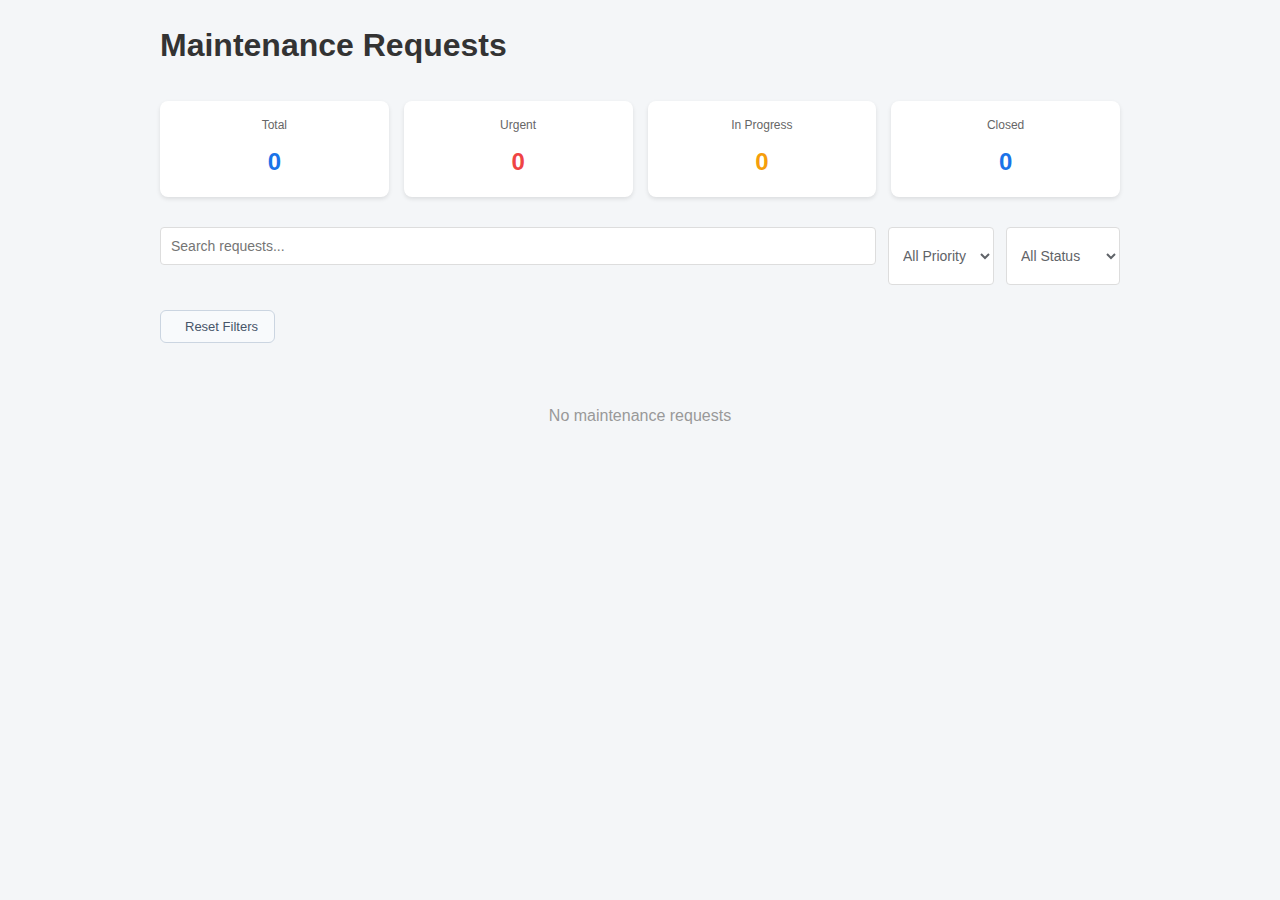
<file: views/maintenance/list.html>
<!-- views/maintenance/list.html -->
<!DOCTYPE html>
<html lang="en">
<head>
    <meta charset="UTF-8">
    <meta name="viewport" content="width=device-width, initial-scale=1.0">
    <title>CasaLink - Maintenance</title>
    <link rel="stylesheet" href="../../css/style.css">
    <style>
        .maintenance-container {
            padding: 20px;
            max-width: 1000px;
            margin: 0 auto;
        }

        .page-header {
            display: flex;
            justify-content: space-between;
            align-items: center;
            margin-bottom: 30px;
        }

        .page-header h1 {
            margin: 0;
            color: #333;
        }

        .btn-primary {
            padding: 10px 20px;
            background: #1a73e8;
            color: white;
            border: none;
            border-radius: 4px;
            cursor: pointer;
            font-size: 14px;
        }

        .btn-primary:hover {
            background: #1565c0;
        }

        .summary-cards {
            display: grid;
            grid-template-columns: repeat(auto-fit, minmax(180px, 1fr));
            gap: 15px;
            margin-bottom: 30px;
        }

        .summary-card {
            background: white;
            padding: 15px;
            border-radius: 8px;
            box-shadow: 0 2px 4px rgba(0,0,0,0.1);
            text-align: center;
        }

        .summary-card-label {
            color: #666;
            font-size: 12px;
            margin-bottom: 8px;
        }

        .summary-card-value {
            font-size: 24px;
            font-weight: bold;
            color: #1a73e8;
        }

        .summary-card.urgent .summary-card-value {
            color: #ef4444;
        }

        .summary-card.in-progress .summary-card-value {
            color: #f59e0b;
        }

        .filters {
            display: flex;
            gap: 12px;            /* slightly more horizontal spacing */
            margin-bottom: 24px;  /* add extra vertical breathing after filters */
            flex-wrap: wrap;
        }

        .search-box {
            flex: 1;
            min-width: 200px;
        }

        .search-box input,
        .filter-select {
            padding: 10px;
            border: 1px solid #ddd;
            border-radius: 4px;
            font-size: 14px;
        }

        .search-box input {
            width: 100%;
        }

        .requests-list {
            display: flex;
            flex-direction: column;
            gap: 15px;
        }

        .request-card {
            background: white;
            padding: 20px;
            border-radius: 8px;
            box-shadow: 0 2px 4px rgba(0,0,0,0.1);
            border-left: 4px solid #1a73e8;
        }

        .request-card.urgent {
            border-left-color: #ef4444;
            background: #fffbfb;
        }

        .request-card.high {
            border-left-color: #f59e0b;
        }

        .request-header {
            display: flex;
            justify-content: space-between;
            align-items: start;
            margin-bottom: 12px;
        }

        .request-title {
            font-weight: 600;
            color: #333;
            font-size: 16px;
            margin: 0;
        }

        .request-badges {
            display: flex;
            gap: 8px;
            flex-wrap: wrap;
            justify-content: flex-end;
        }

        .badge {
            display: inline-block;
            padding: 4px 8px;
            border-radius: 3px;
            font-size: 11px;
            font-weight: 500;
        }

        .badge.urgent {
            background: #fee2e2;
            color: #ef4444;
        }

        .badge.high {
            background: #fef3c7;
            color: #b45309;
        }

        .badge.medium {
            background: #dbeafe;
            color: #1e40af;
        }

        .badge.low {
            background: #dcfce7;
            color: #166534;
        }

        .badge.open {
            background: #e0e7ff;
            color: #3730a3;
        }

        .badge.in-progress {
            background: #fef3c7;
            color: #92400e;
        }

        .badge.closed {
            background: #dcfce7;
            color: #15803d;
        }

        .request-details {
            display: grid;
            grid-template-columns: repeat(auto-fit, minmax(200px, 1fr));
            gap: 15px;
            margin-bottom: 15px;
            font-size: 14px;
        }

        .detail-item {
            display: flex;
            flex-direction: column;
        }

        .detail-label {
            color: #666;
            font-size: 12px;
            margin-bottom: 4px;
        }

        .detail-value {
            color: #333;
            font-weight: 500;
        }

        .request-description {
            color: #555;
            margin-bottom: 15px;
            line-height: 1.5;
        }

        .request-actions {
            display: flex;
            gap: 10px;
            flex-wrap: wrap;
        }

        .btn-action {
            padding: 8px 16px;
            background: #1a73e8;
            color: white;
            border: none;
            border-radius: 4px;
            cursor: pointer;
            font-size: 13px;
        }

        .btn-action:hover {
            background: #1565c0;
        }

        .btn-action.secondary {
            background: #666;
        }

        .btn-action.secondary:hover {
            background: #555;
        }

        .empty-state {
            text-align: center;
            padding: 60px 20px;
            color: #999;
        }

        .loading {
            display: none;
            text-align: center;
            padding: 40px;
            color: #999;
        }

        .loading.show {
            display: block;
        }

        .error-message {
            display: none;
            color: #ef4444;
            background: #fee2e2;
            padding: 12px;
            border-radius: 4px;
            margin-bottom: 20px;
        }

        .error-message.show {
            display: block;
        }
    </style>
</head>
<body class="maintenance-page">
    <div class="maintenance-container">
        <div class="page-header">
            <h1>Maintenance Requests</h1>
            <button class="btn-primary" id="createRequestBtn">+ New Request</button>
        </div>

        <div id="errorMessage" class="error-message"></div>

        <div class="summary-cards">
            <div class="summary-card">
                <div class="summary-card-label">Total</div>
                <div class="summary-card-value" id="totalRequests">0</div>
            </div>
            <div class="summary-card urgent">
                <div class="summary-card-label">Urgent</div>
                <div class="summary-card-value" id="urgentCount">0</div>
            </div>
            <div class="summary-card in-progress">
                <div class="summary-card-label">In Progress</div>
                <div class="summary-card-value" id="inProgressCount">0</div>
            </div>
            <div class="summary-card">
                <div class="summary-card-label">Closed</div>
                <div class="summary-card-value" id="closedCount">0</div>
            </div>
        </div>

        <div class="filters">
            <div class="search-box">
                <input 
                    id="requestSearch" 
                    type="text" 
                    placeholder="Search requests..." 
                    autocomplete="off"
                >
            </div>
            <select id="priorityFilter" class="filter-select">
                <option value="">All Priority</option>
                <option value="urgent">Urgent</option>
                <option value="high">High</option>
                <option value="medium">Medium</option>
                <option value="low">Low</option>
            </select>
            <select id="statusFilter" class="filter-select">
                <option value="">All Status</option>
                <option value="open">Open</option>
                <option value="in-progress">In Progress</option>
                <option value="closed">Closed</option>
            </select>
        </div>
        <button id="resetRequestFilters" class="reset-filters-button" style="margin-bottom:0; align-self:flex-end;">
            <i class="fas fa-redo"></i> Reset Filters
        </button>

        <div class="loading" id="loadingIndicator">Loading requests...</div>

        <div id="requestsList" class="requests-list">
            <div class="empty-state">
                <p>No maintenance requests</p>
            </div>
        </div>
    </div>

    <script>
        // ============================================
        // MAINTENANCE LIST VIEW - Event Listeners Only
        // ============================================
        // NO LOGIC HERE - Controller handles everything

        // Load requests on page load
        if (window.maintenanceController) {
            window.maintenanceController.init();
        }

        // Show create button only for tenants and attach handler
        (async function() {
            const btn = document.getElementById('createRequestBtn');
            let user = null;
            if (window.DataManager && window.DataManager.currentUser) {
                user = window.DataManager.currentUser;
            } else if (window.dataService && typeof window.dataService.getCurrentUser === 'function') {
                try { user = await window.dataService.getCurrentUser(); } catch (e) { user = window.currentUser || null; }
            } else {
                user = window.currentUser || null;
            }

            if (!user || user.role !== 'tenant') {
                if (btn) btn.style.display = 'none';
                return;
            }

            if (btn) {
                btn.addEventListener('click', () => {
                    if (window.maintenanceController) {
                        window.maintenanceController.openCreateRequestModal();
                    }
                });
            }
        })();

        // Search requests
        let searchTimeout;
        document.getElementById('requestSearch')?.addEventListener('input', (e) => {
            clearTimeout(searchTimeout);
            searchTimeout = setTimeout(() => {
                if (window.maintenanceController) {
                    window.maintenanceController.searchRequests(e.target.value);
                }
            }, 300);
        });

        // Filter by priority
        document.getElementById('priorityFilter')?.addEventListener('change', (e) => {
            if (window.maintenanceController) {
                window.maintenanceController.filterByPriority(e.target.value);
            }
        });

        // Filter by status
        document.getElementById('statusFilter')?.addEventListener('change', (e) => {
            if (window.maintenanceController) {
                window.maintenanceController.filterByStatus(e.target.value);
            }
        });

        // Reset tenant filters
        document.getElementById('resetRequestFilters')?.addEventListener('click', () => {
            // clear inputs
            const searchEl = document.getElementById('requestSearch');
            const priorityEl = document.getElementById('priorityFilter');
            const statusEl = document.getElementById('statusFilter');
            if (searchEl) searchEl.value = '';
            if (priorityEl) priorityEl.value = '';
            if (statusEl) statusEl.value = '';
            if (window.maintenanceController) {
                window.maintenanceController.searchRequests('');
                window.maintenanceController.filterByPriority('');
                window.maintenanceController.filterByStatus('');
            }
        });

        // Helper: Display requests
        window.displayMaintenanceRequests = function(requests) {
            const container = document.getElementById('requestsList');
            if (!container) return;

            // default sort - newest first
            if (Array.isArray(requests)) {
                requests.sort((a, b) => new Date(b.createdAt || 0) - new Date(a.createdAt || 0));
            }

            if (!requests || requests.length === 0) {
                container.innerHTML = `
                    <div class="empty-state">
                        <p>No maintenance requests</p>
                    </div>
                `;
                return;
            }

            let html = '';
            requests.forEach(request => {
                const priorityClass = request.priority.toLowerCase();
                const statusClass = request.status.toLowerCase().replace(' ', '-');

                html += `
                    <div class="request-card ${priorityClass}" data-request-id="${request.id}">
                        <div class="request-header">
                            <h3 class="request-title">${request.title}</h3>
                            <div class="request-badges">
                                <span class="badge ${priorityClass}">${request.priority}</span>
                                <span class="badge ${statusClass}">${request.status}</span>
                            </div>
                        </div>
                        <div class="request-details">
                            <div class="detail-item">
                                <span class="detail-label">Property</span>
                                <span class="detail-value">${request.propertyName}</span>
                            </div>
                            <div class="detail-item">
                                <span class="detail-label">Unit</span>
                                <span class="detail-value">${request.unitNumber}</span>
                            </div>
                            <div class="detail-item">
                                <span class="detail-label">Submitted</span>
                                <span class="detail-value">${request.submittedDate}</span>
                            </div>
                            <div class="detail-item">
                                <span class="detail-label">Reported By</span>
                                <span class="detail-value">${request.reportedBy}</span>
                            </div>
                        </div>
                        <div class="request-description">${request.description}</div>
                        <div class="request-actions">
                            <button class="btn-action view-btn">View Details</button>
                            ${request.status !== 'Closed' ? '<button class="btn-action secondary update-btn">Update Status</button>' : ''}
                        </div>
                    </div>
                `;
            });

            container.innerHTML = html;

            // Add event listeners
            container.querySelectorAll('.request-card').forEach(card => {
                const requestId = card.getAttribute('data-request-id');

                card.querySelector('.view-btn')?.addEventListener('click', () => {
                    if (window.maintenanceController) {
                        window.maintenanceController.viewRequest(requestId);
                    }
                });

                card.querySelector('.update-btn')?.addEventListener('click', () => {
                    if (window.maintenanceController) {
                        window.maintenanceController.openUpdateStatusModal(requestId);
                    }
                });
            });
        };

        // Helper: Update summary stats
        window.updateMaintenanceStats = function(stats) {
            if (stats.total !== undefined) {
                const el = document.getElementById('totalRequests');
                if (el) el.textContent = stats.total;
            }
            if (stats.urgent !== undefined) {
                const el = document.getElementById('urgentCount');
                if (el) el.textContent = stats.urgent;
            }
            if (stats.inProgress !== undefined) {
                const el = document.getElementById('inProgressCount');
                if (el) el.textContent = stats.inProgress;
            }
            if (stats.closed !== undefined) {
                const el = document.getElementById('closedCount');
                if (el) el.textContent = stats.closed;
            }
        };

        // Helper: Show/hide loading
        window.setMaintenanceLoading = function(isLoading) {
            const loading = document.getElementById('loadingIndicator');
            if (loading) {
                isLoading ? loading.classList.add('show') : loading.classList.remove('show');
            }
        };

        // Helper: Show error
        window.showMaintenanceError = function(message) {
            const errorDiv = document.getElementById('errorMessage');
            if (errorDiv) {
                errorDiv.textContent = message;
                errorDiv.classList.add('show');
            }
        };

        // Helper: Hide error
        window.hideMaintenanceError = function() {
            const errorDiv = document.getElementById('errorMessage');
            if (errorDiv) {
                errorDiv.classList.remove('show');
            }
        };
    </script>
</body>
</html>
</file>
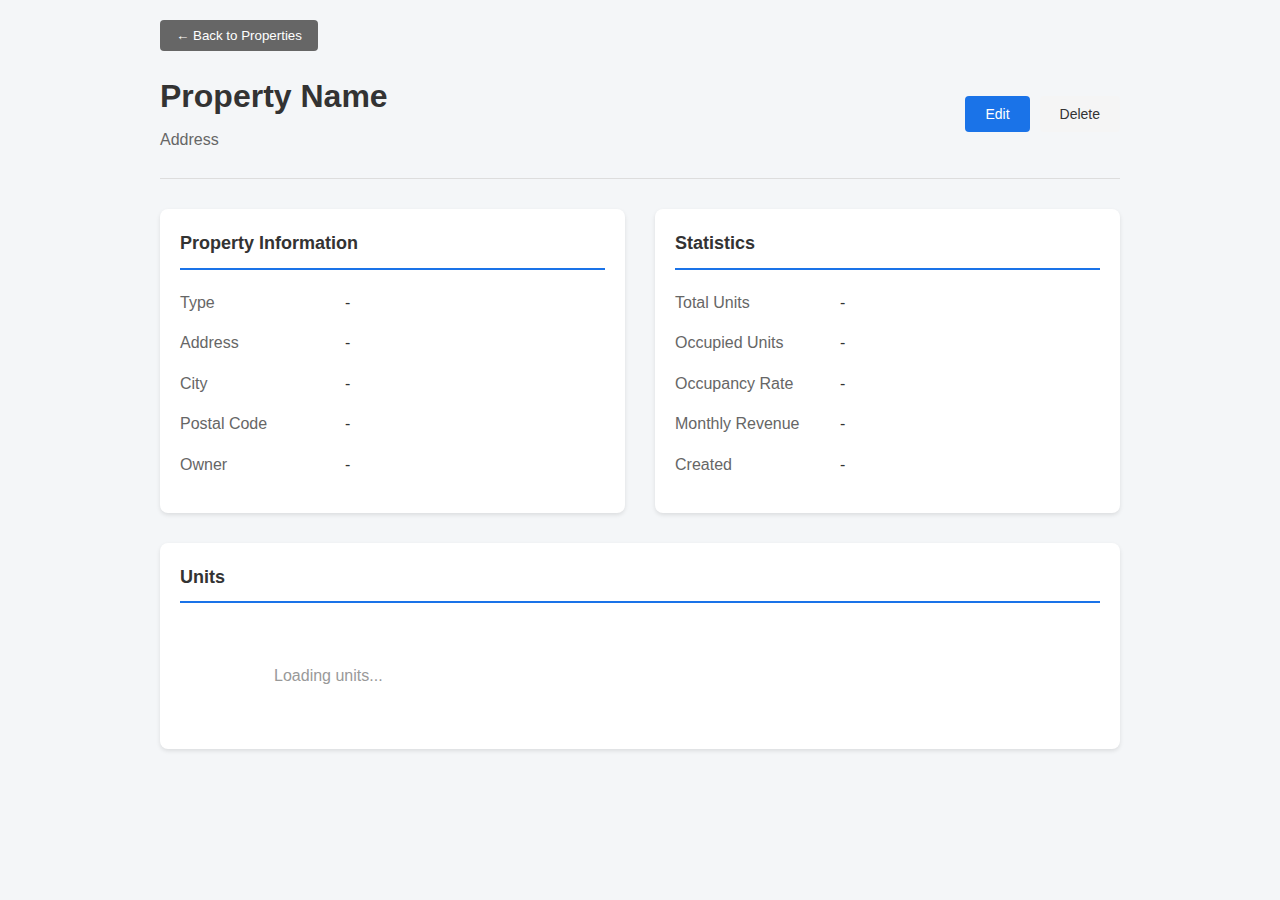
<file: views/properties/detail.html>
<!-- views/properties/detail.html -->
<!DOCTYPE html>
<html lang="en">
<head>
    <meta charset="UTF-8">
    <meta name="viewport" content="width=device-width, initial-scale=1.0">
    <title>CasaLink - Property Details</title>
    <link rel="stylesheet" href="../../css/style.css">
    <style>
        .property-detail-container {
            padding: 20px;
            max-width: 1000px;
            margin: 0 auto;
        }

        .detail-header {
            display: flex;
            justify-content: space-between;
            align-items: center;
            margin-bottom: 30px;
            border-bottom: 1px solid #ddd;
            padding-bottom: 20px;
        }

        .detail-header h1 {
            margin: 0;
            color: #333;
        }

        .btn-group {
            display: flex;
            gap: 10px;
        }

        .btn {
            padding: 10px 20px;
            border: none;
            border-radius: 4px;
            cursor: pointer;
            font-size: 14px;
        }

        .btn-primary {
            background: #1a73e8;
            color: white;
        }

        .btn-primary:hover {
            background: #1565c0;
        }

        .btn-secondary {
            background: #f5f5f5;
            color: #333;
        }

        .btn-secondary:hover {
            background: #e0e0e0;
        }

        .detail-grid {
            display: grid;
            grid-template-columns: 1fr 1fr;
            gap: 30px;
            margin-bottom: 30px;
        }

        .detail-section {
            background: white;
            padding: 20px;
            border-radius: 8px;
            box-shadow: 0 2px 4px rgba(0,0,0,0.1);
        }

        .detail-section h2 {
            color: #333;
            margin: 0 0 20px 0;
            font-size: 18px;
            border-bottom: 2px solid #1a73e8;
            padding-bottom: 10px;
        }

        .detail-row {
            display: grid;
            grid-template-columns: 150px 1fr;
            gap: 15px;
            margin-bottom: 15px;
        }

        .detail-label {
            color: #666;
            font-weight: 500;
        }

        .detail-value {
            color: #333;
        }

        .units-grid {
            display: grid;
            grid-template-columns: repeat(auto-fill, minmax(250px, 1fr));
            gap: 15px;
            margin-top: 15px;
        }

        .unit-card {
            background: #f9f9f9;
            padding: 15px;
            border-radius: 4px;
            border-left: 4px solid #1a73e8;
            cursor: pointer;
        }

        .unit-card:hover {
            background: #f0f0f0;
        }

        .unit-number {
            font-weight: bold;
            color: #333;
            margin-bottom: 5px;
        }

        .unit-status {
            font-size: 12px;
            padding: 4px 8px;
            border-radius: 3px;
            display: inline-block;
        }

        .unit-status.occupied {
            background: #d4edda;
            color: #155724;
        }

        .unit-status.vacant {
            background: #f8d7da;
            color: #721c24;
        }

        .back-btn {
            padding: 8px 16px;
            background: #666;
            color: white;
            border: none;
            border-radius: 4px;
            cursor: pointer;
            margin-bottom: 20px;
        }

        .back-btn:hover {
            background: #555;
        }

        .error-message {
            display: none;
            color: #ef4444;
            background: #fee2e2;
            padding: 12px;
            border-radius: 4px;
            margin-bottom: 20px;
        }

        .error-message.show {
            display: block;
        }

        .loading {
            text-align: center;
            padding: 40px;
            color: #999;
        }
    </style>
</head>
<body class="property-detail-page">
    <div class="property-detail-container">
        <button class="back-btn" id="backBtn">← Back to Properties</button>

        <div id="errorMessage" class="error-message"></div>

        <div class="detail-header">
            <div>
                <h1 id="propertyName">Property Name</h1>
                <p id="propertyAddress" style="color: #666; margin: 5px 0;">Address</p>
            </div>
            <div class="btn-group">
                <button class="btn btn-primary" id="editBtn">Edit</button>
                <button class="btn btn-secondary" id="deleteBtn">Delete</button>
            </div>
        </div>

        <div class="detail-grid">
            <div class="detail-section">
                <h2>Property Information</h2>
                <div class="detail-row">
                    <div class="detail-label">Type</div>
                    <div class="detail-value" id="propertyType">-</div>
                </div>
                <div class="detail-row">
                    <div class="detail-label">Address</div>
                    <div class="detail-value" id="address">-</div>
                </div>
                <div class="detail-row">
                    <div class="detail-label">City</div>
                    <div class="detail-value" id="city">-</div>
                </div>
                <div class="detail-row">
                    <div class="detail-label">Postal Code</div>
                    <div class="detail-value" id="postalCode">-</div>
                </div>
                <div class="detail-row">
                    <div class="detail-label">Owner</div>
                    <div class="detail-value" id="owner">-</div>
                </div>
            </div>

            <div class="detail-section">
                <h2>Statistics</h2>
                <div class="detail-row">
                    <div class="detail-label">Total Units</div>
                    <div class="detail-value" id="totalUnits">-</div>
                </div>
                <div class="detail-row">
                    <div class="detail-label">Occupied Units</div>
                    <div class="detail-value" id="occupiedUnits">-</div>
                </div>
                <div class="detail-row">
                    <div class="detail-label">Occupancy Rate</div>
                    <div class="detail-value" id="occupancyRate">-</div>
                </div>
                <div class="detail-row">
                    <div class="detail-label">Monthly Revenue</div>
                    <div class="detail-value" id="monthlyRevenue">-</div>
                </div>
                <div class="detail-row">
                    <div class="detail-label">Created</div>
                    <div class="detail-value" id="createdDate">-</div>
                </div>
            </div>
        </div>

        <div class="detail-section">
            <h2>Units</h2>
            <div class="units-grid" id="unitsList">
                <div class="loading">Loading units...</div>
            </div>
        </div>
    </div>

    <script>
        // ============================================
        // PROPERTY DETAIL VIEW - Event Listeners Only
        // ============================================

        const propertyId = new URLSearchParams(window.location.search).get('id') ||
                          window.location.hash.split('/')[1];

        // Load property detail
        if (window.propertiesController) {
            loadPropertyDetail();
        }

        async function loadPropertyDetail() {
            try {
                if (!propertyId || !window.dataService) return;

                const property = await window.dataService.getProperty(propertyId);
                if (property) {
                    displayPropertyDetail(property);
                }
            } catch (error) {
                console.error('Error loading property:', error);
                showError(error.message);
            }
        }

        // Back button
        document.getElementById('backBtn')?.addEventListener('click', () => {
            window.location.hash = '#properties';
        });

        // Edit button
        document.getElementById('editBtn')?.addEventListener('click', () => {
            if (window.propertiesController) {
                window.propertiesController.editProperty(propertyId);
            }
        });

        // Delete button
        document.getElementById('deleteBtn')?.addEventListener('click', () => {
            if (confirm('Are you sure you want to delete this property?')) {
                if (window.propertiesController) {
                    window.propertiesController.deleteProperty(propertyId);
                    setTimeout(() => {
                        window.location.hash = '#properties';
                    }, 1000);
                }
            }
        });

        // Helper: Display property details
        window.displayPropertyDetail = function(property) {
            document.getElementById('propertyName').textContent = property.name;
            document.getElementById('propertyAddress').textContent = property.address;
            document.getElementById('propertyType').textContent = property.type || 'N/A';
            document.getElementById('address').textContent = property.address;
            document.getElementById('city').textContent = property.city || 'N/A';
            document.getElementById('postalCode').textContent = property.postalCode || 'N/A';
            document.getElementById('owner').textContent = property.ownerName || 'N/A';
            document.getElementById('totalUnits').textContent = property.units?.length || 0;
            document.getElementById('occupiedUnits').textContent = property.occupiedUnits || 0;
            document.getElementById('occupancyRate').textContent = `${property.occupancyRate || 0}%`;
            document.getElementById('monthlyRevenue').textContent = `$${(property.monthlyRevenue || 0).toFixed(2)}`;
            document.getElementById('createdDate').textContent = property.createdDate || 'N/A';

            // Display units
            const unitsList = document.getElementById('unitsList');
            if (property.units && property.units.length > 0) {
                let html = '';
                property.units.forEach(unit => {
                    const statusClass = unit.isOccupied ? 'occupied' : 'vacant';
                    const statusText = unit.isOccupied ? 'Occupied' : 'Vacant';
                    html += `
                        <div class="unit-card">
                            <div class="unit-number">${unit.unitNumber}</div>
                            <p style="margin: 5px 0; color: #666; font-size: 13px;">${unit.type || 'Unit'}</p>
                            <span class="unit-status ${statusClass}">${statusText}</span>
                        </div>
                    `;
                });
                unitsList.innerHTML = html;
            } else {
                unitsList.innerHTML = '<p style="grid-column: 1/-1; text-align: center; color: #999;">No units found</p>';
            }
        };

        // Helper: Show error
        window.showError = function(message) {
            const errorDiv = document.getElementById('errorMessage');
            if (errorDiv) {
                errorDiv.textContent = message;
                errorDiv.classList.add('show');
            }
        };
    </script>
</body>
</html>
</file>
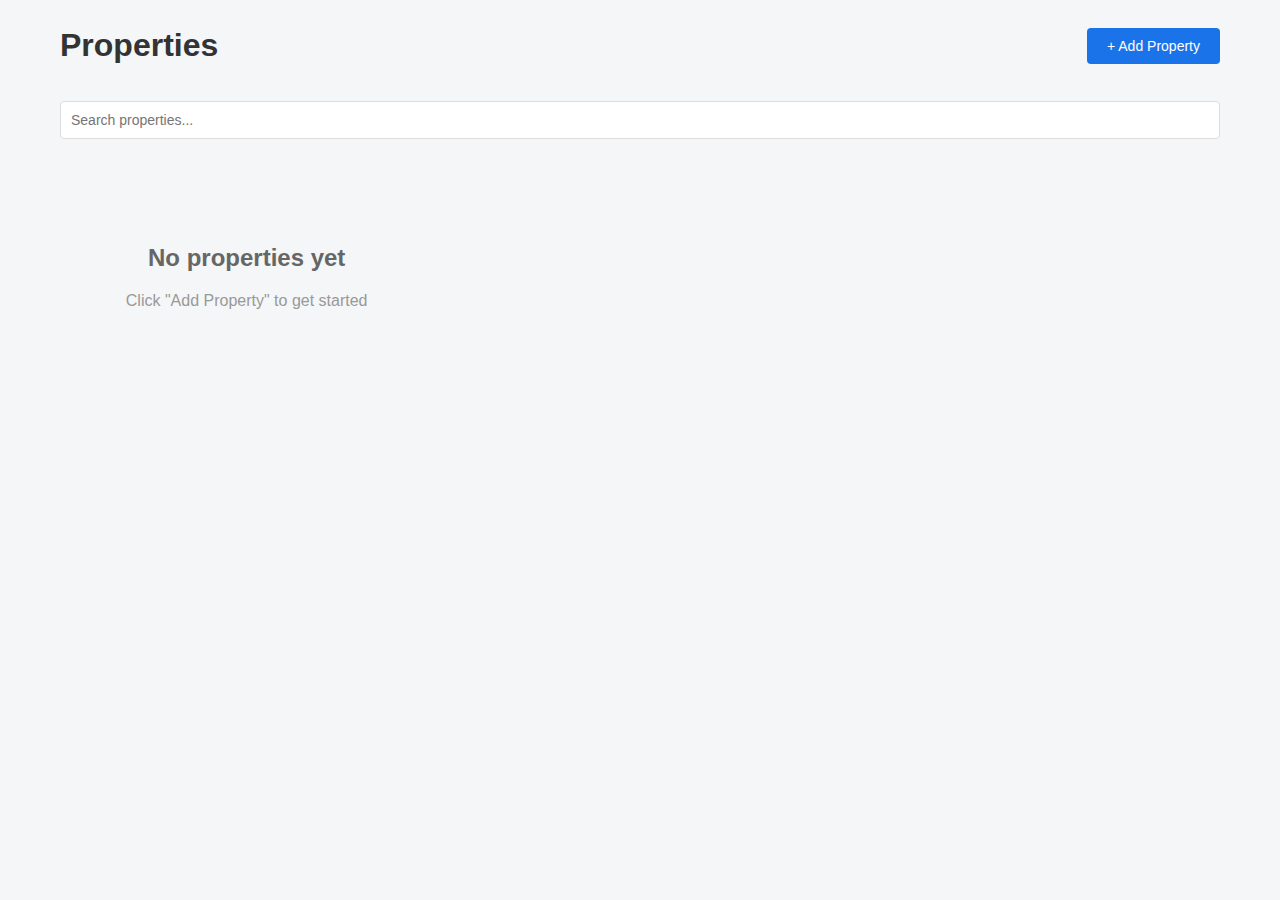
<file: views/properties/list.html>
<!-- views/properties/list.html -->
<!DOCTYPE html>
<html lang="en">
<head>
    <meta charset="UTF-8">
    <meta name="viewport" content="width=device-width, initial-scale=1.0">
    <title>CasaLink - Properties</title>
    <link rel="stylesheet" href="../../css/style.css">
    <style>
        .properties-container {
            padding: 20px;
            max-width: 1200px;
            margin: 0 auto;
        }

        .page-header {
            display: flex;
            justify-content: space-between;
            align-items: center;
            margin-bottom: 30px;
        }

        .page-header h1 {
            margin: 0;
            color: #333;
        }

        .btn-primary {
            padding: 10px 20px;
            background: #1a73e8;
            color: white;
            border: none;
            border-radius: 4px;
            cursor: pointer;
            font-size: 14px;
            text-decoration: none;
        }

        .btn-primary:hover {
            background: #1565c0;
        }

        .filters {
            display: flex;
            gap: 10px;
            margin-bottom: 20px;
            flex-wrap: wrap;
        }

        .search-box {
            flex: 1;
            min-width: 200px;
        }

        .search-box input {
            width: 100%;
            padding: 10px;
            border: 1px solid #ddd;
            border-radius: 4px;
            font-size: 14px;
        }

        .properties-grid {
            display: grid;
            grid-template-columns: repeat(auto-fill, minmax(300px, 1fr));
            gap: 20px;
            margin-bottom: 20px;
        }

        .property-card {
            background: white;
            border-radius: 8px;
            box-shadow: 0 2px 8px rgba(0,0,0,0.1);
            overflow: hidden;
            cursor: pointer;
            transition: transform 0.2s, box-shadow 0.2s;
        }

        .property-card:hover {
            transform: translateY(-2px);
            box-shadow: 0 4px 12px rgba(0,0,0,0.15);
        }

        .property-image {
            width: 100%;
            height: 200px;
            background: linear-gradient(135deg, #667eea 0%, #764ba2 100%);
            display: flex;
            align-items: center;
            justify-content: center;
            color: white;
            font-size: 48px;
        }

        .property-content {
            padding: 20px;
        }

        .property-name {
            font-size: 18px;
            font-weight: bold;
            color: #333;
            margin: 0 0 8px 0;
        }

        .property-address {
            color: #666;
            font-size: 14px;
            margin: 0 0 15px 0;
        }

        .property-meta {
            display: grid;
            grid-template-columns: 1fr 1fr;
            gap: 10px;
            margin-bottom: 15px;
            font-size: 13px;
        }

        .meta-item {
            text-align: center;
            padding: 8px;
            background: #f5f5f5;
            border-radius: 4px;
        }

        .meta-value {
            display: block;
            font-weight: bold;
            color: #1a73e8;
            font-size: 16px;
        }

        .property-actions {
            display: flex;
            gap: 10px;
        }

        .btn-small {
            flex: 1;
            padding: 8px;
            background: #1a73e8;
            color: white;
            border: none;
            border-radius: 4px;
            cursor: pointer;
            font-size: 12px;
            text-align: center;
        }

        .btn-small:hover {
            background: #1565c0;
        }

        .btn-small.secondary {
            background: #666;
        }

        .btn-small.secondary:hover {
            background: #555;
        }

        .empty-state {
            text-align: center;
            padding: 60px 20px;
            color: #999;
        }

        .empty-state h2 {
            color: #666;
            margin: 0 0 10px 0;
        }

        .empty-state p {
            margin: 0;
        }

        .loading {
            display: none;
            text-align: center;
            padding: 40px;
            color: #999;
        }

        .loading.show {
            display: block;
        }

        .pagination {
            display: flex;
            justify-content: center;
            gap: 5px;
            margin-top: 20px;
        }

        .pagination button {
            padding: 8px 12px;
            border: 1px solid #ddd;
            background: white;
            border-radius: 4px;
            cursor: pointer;
        }

        .pagination button.active {
            background: #1a73e8;
            color: white;
            border-color: #1a73e8;
        }

        .error-message {
            display: none;
            color: #ef4444;
            background: #fee2e2;
            padding: 12px;
            border-radius: 4px;
            margin-bottom: 20px;
        }

        .error-message.show {
            display: block;
        }
    </style>
</head>
<body class="properties-page">
    <div class="properties-container">
        <div class="page-header">
            <h1>Properties</h1>
            <button class="btn-primary" id="addPropertyBtn">+ Add Property</button>
        </div>

        <div id="errorMessage" class="error-message"></div>

        <div class="filters">
            <div class="search-box">
                <input 
                    id="propertySearch" 
                    type="text" 
                    placeholder="Search properties..." 
                    autocomplete="off"
                >
            </div>
        </div>

        <div id="propertiesGrid" class="properties-grid">
            <div class="empty-state">
                <h2>No properties yet</h2>
                <p>Click "Add Property" to get started</p>
            </div>
        </div>

        <div class="loading" id="loadingIndicator">Loading properties...</div>

        <div class="pagination" id="paginationControls"></div>
    </div>

    <script>
        // ============================================
        // PROPERTIES LIST VIEW - Event Listeners Only
        // ============================================
        // NO LOGIC HERE - Controller handles everything
        // This file only binds UI elements and displays data

        // Load properties on page load
        if (window.propertiesController) {
            window.propertiesController.init();
        }

        // Add property button – use shared trigger so behaviour matches dashboard
        document.getElementById('addPropertyBtn')?.addEventListener('click', () => {
            if (window.propertiesController) {
                if (typeof window.propertiesController.triggerAddProperty === 'function') {
                    window.propertiesController.triggerAddProperty();
                } else {
                    // fallback for older builds
                    window.propertiesController.openAddPropertyModal();
                }
            }
        });

        // Search properties
        let searchTimeout;
        document.getElementById('propertySearch')?.addEventListener('input', (e) => {
            clearTimeout(searchTimeout);
            searchTimeout = setTimeout(() => {
                if (window.propertiesController) {
                    window.propertiesController.searchProperties(e.target.value);
                }
            }, 300);
        });

        // Helper: Display properties
        window.displayProperties = function(properties) {
            const grid = document.getElementById('propertiesGrid');
            if (!grid) return;

            if (!properties || properties.length === 0) {
                grid.innerHTML = `
                    <div class="empty-state" style="grid-column: 1 / -1;">
                        <h2>No properties found</h2>
                        <p>Click "Add Property" to get started</p>
                    </div>
                `;
                return;
            }

            let html = '';
            properties.forEach(property => {
                html += `
                    <div class="property-card" data-property-id="${property.id}">
                        <div class="property-image">🏠</div>
                        <div class="property-content">
                            <h3 class="property-name">${property.name}</h3>
                            <p class="property-address">${property.address}</p>
                            <div class="property-meta">
                                <div class="meta-item">
                                    <span class="meta-value">${property.units?.length || 0}</span>
                                    Units
                                </div>
                                <div class="meta-item">
                                    <span class="meta-value">${property.occupancyRate || 0}%</span>
                                    Occupied
                                </div>
                            </div>
                            <div class="property-actions">
                                <button class="btn-small view-btn">View</button>
                                <button class="btn-small secondary edit-btn">Edit</button>
                            </div>
                        </div>
                    </div>
                `;
            });
            grid.innerHTML = html;

            // Add event listeners to cards
            grid.querySelectorAll('.property-card').forEach(card => {
                const propertyId = card.getAttribute('data-property-id');
                
                card.querySelector('.view-btn')?.addEventListener('click', () => {
                    console.log('list.html view button clicked', propertyId);
                    if (window.propertiesController) {
                        window.propertiesController.viewProperty(propertyId);
                    }
                });

                card.querySelector('.edit-btn')?.addEventListener('click', (e) => {
                    e.stopPropagation();
                    console.log('list.html edit button clicked', propertyId);
                    if (window.propertiesController) {
                        window.propertiesController.openEditPropertyModal(propertyId);
                    }
                });

                card.addEventListener('click', () => {
                    console.log('list.html card clicked', propertyId);
                    if (window.propertiesController) {
                        window.propertiesController.viewProperty(propertyId);
                    }
                });
            });
        };

        // Helper: Show/hide loading
        window.setPropertiesLoading = function(isLoading) {
            const loading = document.getElementById('loadingIndicator');
            if (loading) {
                isLoading ? loading.classList.add('show') : loading.classList.remove('show');
            }
        };

        // Helper: Show error
        window.showPropertiesError = function(message) {
            const errorDiv = document.getElementById('errorMessage');
            if (errorDiv) {
                errorDiv.textContent = message;
                errorDiv.classList.add('show');
            }
        };

        // Helper: Hide error
        window.hidePropertiesError = function() {
            const errorDiv = document.getElementById('errorMessage');
            if (errorDiv) {
                errorDiv.classList.remove('show');
                errorDiv.textContent = '';
            }
        };

        // Helper: Update pagination
        window.updatePagination = function(currentPage, totalPages, onPageChange) {
            const container = document.getElementById('paginationControls');
            if (!container) return;

            let html = '';
            
            // Previous button
            if (currentPage > 1) {
                html += `<button data-page="${currentPage - 1}">← Previous</button>`;
            }

            // Page buttons
            for (let i = 1; i <= totalPages; i++) {
                const activeClass = i === currentPage ? 'active' : '';
                html += `<button data-page="${i}" class="${activeClass}">${i}</button>`;
            }

            // Next button
            if (currentPage < totalPages) {
                html += `<button data-page="${currentPage + 1}">Next →</button>`;
            }

            container.innerHTML = html;

            // Add click handlers
            container.querySelectorAll('button').forEach(btn => {
                btn.addEventListener('click', () => {
                    const page = parseInt(btn.getAttribute('data-page'));
                    if (onPageChange) onPageChange(page);
                });
            });
        };
    </script>
</body>
</html>
</file>
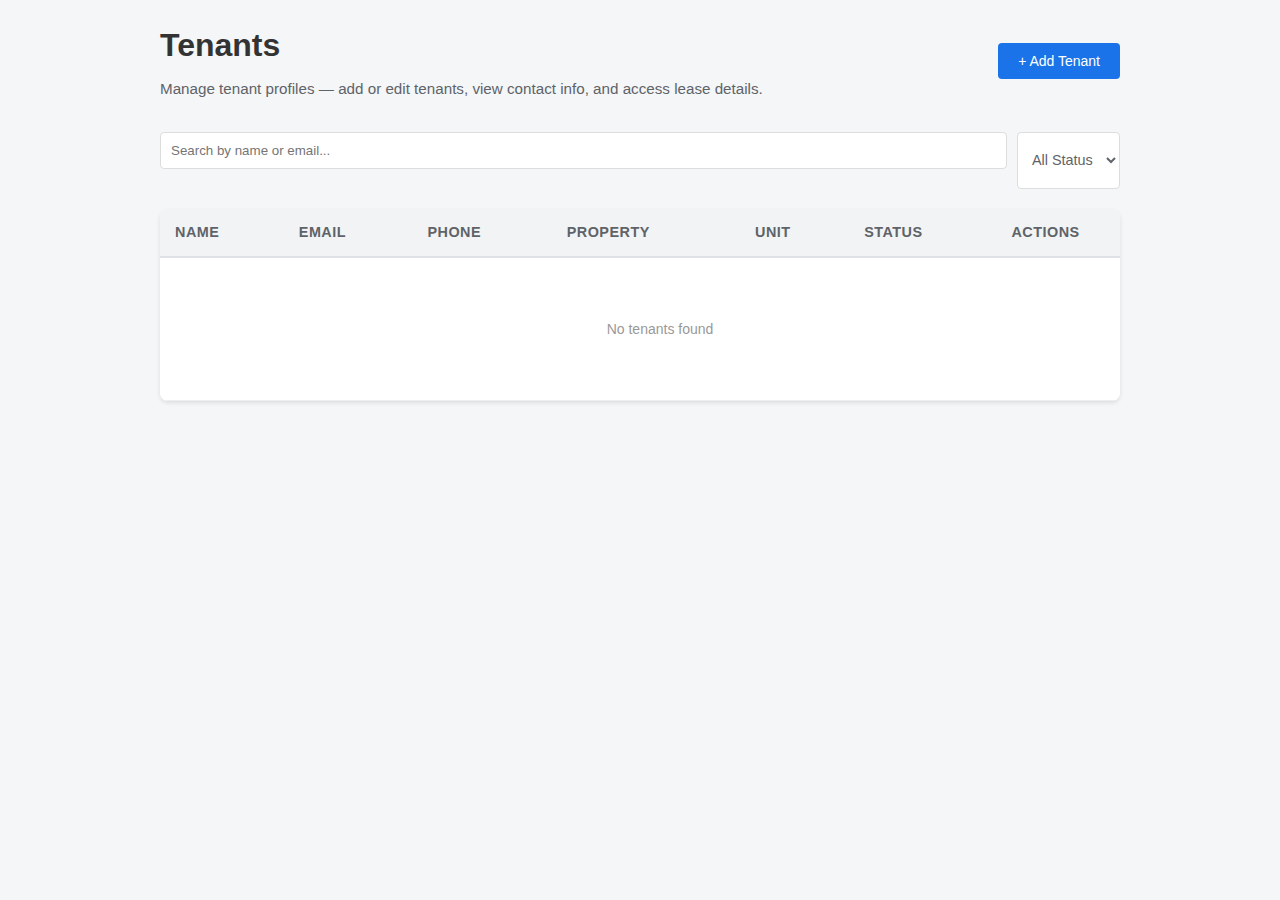
<file: views/tenants/list.html>
<!-- views/tenants/list.html -->
<!DOCTYPE html>
<html lang="en">
<head>
    <meta charset="UTF-8">
    <meta name="viewport" content="width=device-width, initial-scale=1.0">
    <title>CasaLink - Tenants</title>
    <link rel="stylesheet" href="../../css/style.css">
    <style>
        .tenants-container {
            padding: 20px;
            max-width: 1000px;
            margin: 0 auto;
        }

        .page-header {
            display: flex;
            justify-content: space-between;
            align-items: center;
            margin-bottom: 30px;
        }

        .page-header h1 {
            margin: 0;
            color: #333;
        }

        .btn-primary {
            padding: 10px 20px;
            background: #1a73e8;
            color: white;
            border: none;
            border-radius: 4px;
            cursor: pointer;
            font-size: 14px;
        }

        .btn-primary:hover {
            background: #1565c0;
        }

        .filters {
            display: flex;
            gap: 10px;
            margin-bottom: 20px;
            flex-wrap: wrap;
        }

        .search-box {
            flex: 1;
            min-width: 200px;
        }

        .search-box input {
            width: 100%;
            padding: 10px;
            border: 1px solid #ddd;
            border-radius: 4px;
        }

        .filter-select {
            padding: 10px;
            border: 1px solid #ddd;
            border-radius: 4px;
        }

        .table-wrapper {
            overflow-x: auto;
            background: white;
            border-radius: 8px;
            box-shadow: 0 2px 4px rgba(0,0,0,0.1);
        }

        table {
            width: 100%;
            border-collapse: collapse;
        }

        thead {
            background: #f5f5f5;
            border-bottom: 2px solid #ddd;
        }

        th {
            padding: 15px;
            text-align: left;
            font-weight: 600;
            color: #333;
            font-size: 14px;
        }

        td {
            padding: 15px;
            border-bottom: 1px solid #eee;
            font-size: 14px;
        }

        tr:hover {
            background: #f9f9f9;
        }

        .tenant-name {
            font-weight: 500;
            color: #333;
        }

        .tenant-email {
            color: #666;
            font-size: 13px;
        }

        .badge {
            display: inline-block;
            padding: 4px 8px;
            border-radius: 3px;
            font-size: 11px;
            font-weight: 500;
            background: #e3f2fd;
            color: #1a73e8;
        }

        .badge.active {
            background: #d4edda;
            color: #155724;
        }

        .badge.inactive {
            background: #f5f5f5;
            color: #666;
        }

        .actions {
            display: flex;
            gap: 8px;
        }

        .btn-action {
            padding: 6px 12px;
            background: #1a73e8;
            color: white;
            border: none;
            border-radius: 3px;
            cursor: pointer;
            font-size: 12px;
        }

        .btn-action:hover {
            background: #1565c0;
        }

        .btn-action.danger {
            background: #ef4444;
        }

        .btn-action.danger:hover {
            background: #dc2626;
        }

        .empty-state {
            text-align: center;
            padding: 60px 20px;
            color: #999;
        }

        .loading {
            display: none;
            text-align: center;
            padding: 40px;
            color: #999;
        }

        .loading.show {
            display: block;
        }

        .error-message {
            display: none;
            color: #ef4444;
            background: #fee2e2;
            padding: 12px;
            border-radius: 4px;
            margin-bottom: 20px;
        }

        .error-message.show {
            display: block;
        }
    </style>
</head>
<body class="tenants-page">
        <div class="tenants-container">
        <div class="page-header with-hint">
                <div class="page-header-left">
                    <h1>Tenants</h1>
                    <div class="dashboard-hint" style="color: var(--dark-gray); margin-top:6px; font-size:0.95rem;">Manage tenant profiles — add or edit tenants, view contact info, and access lease details.</div>
                </div>
                <div class="header-actions">
                    <button class="btn-primary" id="addTenantBtn">+ Add Tenant</button>
                </div>
            </div>

        <div id="errorMessage" class="error-message"></div>

        <div class="filters">
            <div class="search-box">
                <input 
                    id="tenantSearch" 
                    type="text" 
                    placeholder="Search by name or email..." 
                    autocomplete="off"
                >
            </div>
            <select id="statusFilter" class="filter-select">
                <option value="">All Status</option>
                <option value="active">Active</option>
                <option value="inactive">Inactive</option>
            </select>
        </div>

        <div class="loading" id="loadingIndicator">Loading tenants...</div>

        <div class="table-wrapper">
            <table id="tenantsTable">
                <thead>
                    <tr>
                        <th>Name</th>
                        <th>Email</th>
                        <th>Phone</th>
                        <th>Property</th>
                        <th>Unit</th>
                        <th>Status</th>
                        <th>Actions</th>
                    </tr>
                </thead>
                <tbody id="tenantsList">
                    <tr>
                        <td colspan="7" class="empty-state">
                            <p>No tenants found</p>
                        </td>
                    </tr>
                </tbody>
            </table>
        </div>
    </div>

    <script>
        // ============================================
        // TENANTS LIST VIEW - Event Listeners Only
        // ============================================
        // NO LOGIC HERE - Controller handles everything

        // Load tenants on page load
        if (window.tenantsController) {
            window.tenantsController.init();
        }

        // Add tenant button
        document.getElementById('addTenantBtn')?.addEventListener('click', () => {
            if (window.tenantsController) {
                window.tenantsController.openAddTenantModal();
            }
        });

        // Search tenants
        let searchTimeout;
        document.getElementById('tenantSearch')?.addEventListener('input', (e) => {
            clearTimeout(searchTimeout);
            searchTimeout = setTimeout(() => {
                if (window.tenantsController) {
                    window.tenantsController.searchTenants(e.target.value);
                }
            }, 300);
        });

        // Filter by status
        document.getElementById('statusFilter')?.addEventListener('change', (e) => {
            if (window.tenantsController) {
                window.tenantsController.filterByStatus(e.target.value);
            }
        });

        // Helper: Display tenants table
        window.displayTenants = function(tenants) {
            const tbody = document.getElementById('tenantsList');
            if (!tbody) return;

            // sort most recent tenants first
            if (Array.isArray(tenants)) {
                tenants.sort((a, b) => new Date(b.createdAt || 0) - new Date(a.createdAt || 0));
            }

            if (!tenants || tenants.length === 0) {
                tbody.innerHTML = `
                    <tr>
                        <td colspan="7" class="empty-state">
                            <p>No tenants found</p>
                        </td>
                    </tr>
                `;
                return;
            }

            let html = '';
            tenants.forEach(tenant => {
                const statusClass = tenant.status === 'active' ? 'active' : 'inactive';
                const statusText = tenant.status === 'active' ? 'Active' : 'Inactive';

                html += `
                    <tr data-tenant-id="${tenant.id}">
                        <td>
                            <div class="tenant-name">${tenant.fullName}</div>
                        </td>
                        <td>
                            <div class="tenant-email">${tenant.email}</div>
                        </td>
                        <td>${tenant.phone || 'N/A'}</td>
                        <td>${tenant.propertyName || 'N/A'}</td>
                        <td>${tenant.unitNumber || 'N/A'}</td>
                        <td>
                            <span class="badge ${statusClass}">${statusText}</span>
                        </td>
                        <td>
                            <div class="actions">
                                <button class="btn-action view-btn">View</button>
                                <button class="btn-action danger delete-btn">Delete</button>
                            </div>
                        </td>
                    </tr>
                `;
            });

            tbody.innerHTML = html;

            // Add event listeners
            tbody.querySelectorAll('tr').forEach(row => {
                const tenantId = row.getAttribute('data-tenant-id');

                row.querySelector('.view-btn')?.addEventListener('click', () => {
                    if (window.tenantsController) {
                        window.tenantsController.viewTenant(tenantId);
                    }
                });


                row.querySelector('.delete-btn')?.addEventListener('click', () => {
                    if (confirm('Are you sure you want to delete this tenant?')) {
                        if (window.tenantsController) {
                            window.tenantsController.deleteTenant(tenantId);
                        }
                    }
                });
            });
        };

        // Helper: Show/hide loading
        window.setTenantsLoading = function(isLoading) {
            const loading = document.getElementById('loadingIndicator');
            const table = document.getElementById('tenantsTable');
            
            if (loading) {
                isLoading ? loading.classList.add('show') : loading.classList.remove('show');
            }
            if (table) {
                table.style.display = isLoading ? 'none' : 'table';
            }
        };

        // Helper: Show error
        window.showTenantsError = function(message) {
            const errorDiv = document.getElementById('errorMessage');
            if (errorDiv) {
                errorDiv.textContent = message;
                errorDiv.classList.add('show');
            }
        };

        // Helper: Hide error
        window.hideTenantsError = function() {
            const errorDiv = document.getElementById('errorMessage');
            if (errorDiv) {
                errorDiv.classList.remove('show');
            }
        };
    </script>
</body>
</html>
</file>
<file: css/style.css>
/* css/style.css - COMPLETE MERGED VERSION v1.0.7 - FIXED ALIGNMENT */
:root {
    --royal-blue: #162660;
    --powder-blue: #D0E6FD;
    --warm-beige: #F1E4D1;
    --light-gray: #F4F6F8;
    --dark-gray: #5F6368;
    --text-dark: #202124;
    --text-light: #FFFFFF;
    --success: #34A853;
    --warning: #FBBC04;
    --danger: #EA4335;
    --info: #17a2b8;
    --primary: #162660;
    --border-radius: 12px;
    --box-shadow: 0 2px 10px rgba(0, 0, 0, 0.08);
    --transition: all 0.3s ease;
    --chart-primary: #162660;
    --chart-secondary: #3498db;
    --chart-success: #34A853;
    --chart-warning: #FBBC04;
    --chart-danger: #EA4335;
    --chart-info: #17a2b8;
    --chart-purple: #9334E6;
    --chart-teal: #4ECDC4;
}

.nav-link[href="#lease-management"] .nav-icon {
    background: linear-gradient(135deg, #667eea 0%, #764ba2 100%);
}

.nav-link[href="#lease-management"]:hover .nav-icon {
    background: linear-gradient(135deg, #764ba2 0%, #667eea 100%);
}

/* ===== PREDICTIVE ANALYTICS STYLES ===== */
.predictive-section {
    background: linear-gradient(135deg, #667eea 0%, #764ba2 100%);
    border-radius: 12px;
    padding: 1.5rem;
    margin: 1.5rem 0;
    color: white;
    position: relative;
    overflow: hidden;
}

.predictive-section::before {
    content: '';
    position: absolute;
    top: -50%;
    right: -50%;
    width: 100%;
    height: 200%;
    background: rgba(255, 255, 255, 0.1);
    transform: rotate(30deg);
}

.predictive-section .section-title {
    display: flex;
    align-items: center;
    gap: 0.75rem;
    margin-bottom: 1.5rem;
    font-size: 1.25rem;
    font-weight: 600;
    position: relative;
    z-index: 2;
}

.beta-badge {
    background: rgba(255, 255, 255, 0.2);
    padding: 0.25rem 0.75rem;
    border-radius: 20px;
    font-size: 0.75rem;
    font-weight: 500;
    backdrop-filter: blur(10px);
}

.predictive-cards-grid {
    display: grid;
    grid-template-columns: repeat(auto-fit, minmax(280px, 1fr));
    gap: 1rem;
    position: relative;
    z-index: 2;
}

.forecast-section {
    background: #ffffff;
    border-radius: 12px;
    padding: 1.5rem;
    margin: 1.5rem 0;
    border: 1px solid rgba(0,0,0,0.08);
}

.forecast-cards-grid {
    display: grid;
    grid-template-columns: repeat(auto-fit, minmax(260px, 1fr));
    gap: 1rem;
}

.forecast-card {
    background: rgba(250, 250, 250, 0.95);
    border-radius: 10px;
    padding: 1rem;
    border: 1px solid rgba(0, 0, 0, 0.08);
    box-shadow: 0 2px 8px rgba(0, 0, 0, 0.07);
}

.live-update-indicator {
    display: inline-flex;
    align-items: center;
    justify-content: center;
    padding: 0.35rem 0.6rem;
    border-radius: 999px;
    font-size: 0.75rem;
    font-weight: 700;
    color: #fff;
    background: rgba(52, 168, 83, 0.9);
    border: 1px solid rgba(52, 168, 83, 0.9);
    margin-left: 0.5rem;
    transition: transform 0.2s ease, opacity 0.2s ease;
    opacity: 0.9;
}

.live-update-indicator.disabled {
    background: rgba(156, 163, 175, 0.7);
    border-color: rgba(156, 163, 175, 0.7);
    opacity: 0.55;
    cursor: not-allowed;
}

.live-update-indicator.pulse {
    animation: livePulse 1s ease-in-out;
}

.section-description {
    margin-top: 0.25rem;
    margin-bottom: 1.5rem;
    font-size: 0.9rem;
    color: var(--dark-gray);
    line-height: 1.4;
    max-width: 760px;
}

.predictive-section .section-description {
    color: rgba(255, 255, 255, 0.85);
}

@keyframes livePulse {
    0% { transform: scale(1); opacity: 0.9; }
    50% { transform: scale(1.15); opacity: 1; }
    100% { transform: scale(1); opacity: 0.9; }
}

.forecast-card-header {
    display: flex;
    justify-content: space-between;
    align-items: center;
    gap: 0.5rem;
    margin-bottom: 0.75rem;
}

.forecast-card-header h4 {
    margin: 0;
    font-size: 1rem;
}

.forecast-algo {
    font-size: 0.75rem;
    padding: 0.2rem 0.6rem;
    border-radius: 999px;
    background: rgba(22, 38, 96, 0.08);
    color: #162660;
    font-weight: 600;
}

.forecast-content {
    font-size: 0.9rem;
    color: #2d3748;
}

.forecast-value {
    font-size: 1.4rem;
    font-weight: 700;
    margin-bottom: 0.25rem;
}

.forecast-subtitle {
    font-size: 0.85rem;
    color: #718096;
    margin-bottom: 0.5rem;
}

.forecast-note {
    font-size: 0.8rem;
    color: #4a5568;
}

.predictive-card {
    background: rgba(255, 255, 255, 0.97);
    color: #1f2937;
    border-radius: 8px;
    padding: 1.25rem;
    backdrop-filter: blur(10px);
    border: 1px solid rgba(255, 255, 255, 0.2);
    box-shadow: 0 4px 6px rgba(0, 0, 0, 0.1);
    transition: transform 0.2s ease, box-shadow 0.2s ease;
}

.predictive-card:hover {
    transform: translateY(-2px);
    box-shadow: 0 6px 12px rgba(0, 0, 0, 0.15);
}

.predictive-card-header {
    display: flex;
    justify-content: space-between;
    align-items: flex-start;
    margin-bottom: 1rem;
}

.predictive-card-header h4 {
    margin: 0;
    color: #2d3748;
    font-size: 0.95rem;
    display: flex;
    align-items: center;
    gap: 0.5rem;
}

.confidence-badge, .recommendation-badge {
    padding: 0.2rem 0.6rem;
    border-radius: 12px;
    font-size: 0.7rem;
    font-weight: 600;
}

.confidence-badge {
    background: #e8f5e8;
    color: #2e7d32;
}

.recommendation-badge {
    background: #e3f2fd;
    color: #1565c0;
}

.prediction-content {
    margin-bottom: 1rem;
}

.prediction-value {
    font-size: 1.5rem;
    font-weight: 700;
    color: #2d3748;
    margin-bottom: 0.25rem;
}

.prediction-label {
    font-size: 0.8rem;
    color: #718096;
    margin-bottom: 0.5rem;
}

.prediction-trend, .prediction-risk {
    display: flex;
    align-items: center;
    gap: 0.5rem;
    font-size: 0.8rem;
    font-weight: 600;
    padding: 0.25rem 0.5rem;
    border-radius: 6px;
    width: fit-content;
}

.prediction-trend.positive {
    background: #e8f5e8;
    color: #2e7d32;
}

.prediction-trend.warning {
    background: #fff3e0;
    color: #ef6c00;
}

.prediction-risk {
    background: #ffebee;
    color: #c62828;
}

.prediction-chart-mini {
    height: 60px;
    margin-top: 0.5rem;
}

/* Tenant churn list styling */
.churn-list {
    display: flex;
    flex-direction: column;
    gap: 10px;
}
.churn-item {
    display: flex;
    flex-direction: column;
    gap: 6px;
    padding: 10px;
    background: #fff;
    border-radius: 8px;
    border: 1px solid rgba(16,24,40,0.04);
}
.churn-item .churn-left, .churn-item .churn-right {
    display: flex;
    align-items: center;
}
.churn-item {
    justify-content: space-between;
}
.churn-left {
    flex: 1 1 auto;
    display: flex;
    flex-direction: column;
}
.churn-name {
    font-weight: 700;
    color: #1f2937;
    font-size: 0.95rem;
}
.churn-meta {
    font-size: 0.82rem;
    color: #6b7280;
    margin-top: 4px;
}
.churn-right {
    display: flex;
    flex-direction: column;
    align-items: flex-end;
    gap: 6px;
    margin-left: 12px;
}
.churn-probability {
    font-weight: 800;
    color: #111827;
    background: #f3f4f6;
    padding: 6px 10px;
    border-radius: 999px;
    font-size: 0.9rem;
}
.churn-risk {
    font-size: 0.75rem;
    padding: 4px 8px;
    border-radius: 999px;
    font-weight: 700;
    text-transform: uppercase;
}
.churn-risk.high { background:#fff5f5; color:#c62626; }
.churn-risk.medium { background:#fffaf0; color:#b45309; }
.churn-risk.low { background:#f0fdf4; color:#187b2e; }
.churn-reason {
    font-size: 0.85rem;
    color: #374151;
    margin-top: 6px;
}

@media (min-width: 720px) {
    .churn-item { flex-direction: row; align-items: center; }
    .churn-reason { margin-top: 0; margin-left: 16px; flex: 1 1 40%; }
}

/* Rent Optimization list styling */
.rent-list {
    display: flex;
    flex-direction: column;
    gap: 10px;
}
.rent-item {
    display: flex;
    flex-direction: column;
    gap: 6px;
    padding: 10px;
    background: #fff;
    border-radius: 8px;
    border: 1px solid rgba(16,24,40,0.04);
}
.rent-left { display:flex; flex-direction:column; }
.rent-unit { font-weight:700; color:#111827; font-size:0.95rem; }
.rent-meta { font-size:0.82rem; color:#6b7280; margin-top:4px; }
.rent-right { display:flex; flex-direction:column; align-items:flex-end; gap:6px; margin-left:12px; }
.rent-probability { font-weight:800; background:#f3f4f6; padding:6px 10px; border-radius:999px; }
.rent-action { font-size:0.85rem; color:#374151; }

.rent-reason { color: #555; font-size: 0.85rem; margin: 6px 0 0 8px; }
.rent-cta { margin-top: 8px; display:flex; justify-content:flex-end; }
.rent-cta .btn { padding: 6px 8px; font-size: 0.85rem; }
.rent-details { color: #374151; font-size: 0.85rem; margin-top: 6px; }

@media (min-width:720px) {
    .rent-item { flex-direction:row; align-items:center; }
    .rent-action { margin-left:16px; }
}

.recommendation-card {
    grid-column: span 2;
}

.recommendations-list {
    display: flex;
    flex-direction: column;
    gap: 0.75rem;
}

.recommendation-item {
    display: flex;
    align-items: flex-start;
    gap: 0.75rem;
    padding: 0.75rem;
    background: #f7fafc;
    border-radius: 6px;
    border-left: 3px solid #667eea;
}

.recommendation-item i {
    color: #667eea;
    margin-top: 0.1rem;
}

.recommendation-item span {
    font-size: 0.85rem;
    color: #4a5568;
    line-height: 1.4;
}

/* Explanation badge next to recommendation items */
.recommendation-item .explain-badge {
    display: inline-flex;
    align-items: center;
    justify-content: center;
    width: 22px;
    height: 22px;
    border-radius: 999px;
    background: #eef2ff;
    color: #3730a3;
    font-weight: 700;
    font-size: 12px;
    margin-left: 10px;
    cursor: help;
    border: 1px solid rgba(99,102,241,0.15);
}

.recommendation-item.critical { border-left-color: var(--danger); }
.recommendation-item.high { border-left-color: #ff8a65; }
.recommendation-item.medium { border-left-color: #fbba04; }
.recommendation-item.low { border-left-color: #9ca3af; }

/* ===== ADMIN PORTAL LINK STYLES ===== */
.admin-portal-link {
    position: fixed;
    bottom: 20px;
    right: 20px;
    z-index: 1000;
    display: none;
}

body:not(.logged-in) .admin-portal-link {
    display: block;
}

.login-page .admin-portal-link {
    display: block;
}

.admin-login-link {
    text-align: center;
    margin-top: 25px;
    padding-top: 20px;
    border-top: 1px solid #e9ecef;
}

.admin-login-link a {
    display: inline-flex;
    align-items: center;
    gap: 10px;
    color: var(--dark-gray);
    text-decoration: none;
    font-size: 14px;
    font-weight: 500;
    padding: 10px 16px;
    border-radius: 8px;
    transition: all 0.3s ease;
    border: 1px solid transparent;
}

.admin-login-link a:hover {
    color: var(--royal-blue);
    background-color: rgba(22, 38, 96, 0.05);
    border-color: rgba(22, 38, 96, 0.1);
    transform: translateY(-2px);
}

.admin-login-link a i {
    font-size: 16px;
    color: var(--royal-blue);
}

.admin-login-link p {
    font-size: 12px;
    color: var(--dark-gray);
    margin-top: 8px;
    opacity: 0.8;
}

.admin-link {
    display: inline-flex;
    align-items: center;
    gap: 8px;
    background: rgba(26, 115, 232, 0.1);
    color: #1A73E8;
    padding: 10px 16px;
    border-radius: 20px;
    text-decoration: none;
    font-size: 14px;
    font-weight: 500;
    border: 1px solid rgba(26, 115, 232, 0.2);
    transition: all 0.3s;
    backdrop-filter: blur(10px);
}

.admin-link:hover {
    background: #1A73E8;
    color: white;
    transform: translateY(-2px);
    box-shadow: 0 4px 12px rgba(26, 115, 232, 0.3);
}

/* ===== REPORTS SECTION STYLES ===== */
.charts-grid {
    display: grid;
    grid-template-columns: repeat(auto-fit, minmax(400px, 1fr));
    gap: 25px;
    margin-bottom: 40px;
}

.chart-card {
    background: white;
    border-radius: var(--border-radius);
    box-shadow: var(--box-shadow);
    padding: 25px;
    transition: var(--transition);
}

.chart-card:hover {
    transform: translateY(-2px);
    box-shadow: 0 8px 25px rgba(0, 0, 0, 0.15);
}

.chart-card.large {
    grid-column: span 2;
}

.chart-header {
    display: flex;
    justify-content: space-between;
    align-items: center;
    margin-bottom: 20px;
    flex-wrap: wrap;
    gap: 15px;
}

.chart-header h3 {
    margin: 0;
    font-size: 1.2rem;
    font-weight: 600;
    color: var(--text-dark);
}

.chart-actions {
    display: flex;
    gap: 10px;
    align-items: center;
}

.chart-container {
    position: relative;
    height: 300px;
    width: 100%;
}

.chart-card .chart-container {
    height: 250px;
}

.chart-card.large .chart-container {
    height: 350px;
}

.metrics-summary {
    background: white;
    border-radius: var(--border-radius);
    box-shadow: var(--box-shadow);
    padding: 30px;
    margin-top: 20px;
}

.metrics-grid {
    display: grid;
    grid-template-columns: repeat(auto-fit, minmax(200px, 1fr));
    gap: 20px;
}

.metric-item {
    display: flex;
    align-items: center;
    gap: 15px;
    padding: 20px;
    background: #f8f9fa;
    border-radius: var(--border-radius);
    transition: var(--transition);
}

.metric-item:hover {
    background: #e9ecef;
    transform: translateX(5px);
}

.metric-icon {
    width: 50px;
    height: 50px;
    border-radius: 12px;
    display: flex;
    align-items: center;
    justify-content: center;
    font-size: 1.5rem;
    color: white;
}

.metric-icon.success {
    background: var(--success);
}

.metric-icon.warning {
    background: var(--warning);
}

/* ===== Maintenance improvements (responsive & cleaner) ===== */
.quick-actions-bar {
    display: flex;
    gap: 10px;
    flex-wrap: wrap;
    align-items: center;
    margin: 16px 0;
}

.card-group {
    display: grid;
    grid-template-columns: repeat(auto-fit, minmax(160px, 1fr));
    gap: 16px;            /* slightly larger gap between cards for breathing room */
    margin-bottom: 24px;  /* added extra bottom spacing under stats */
}

.maintenance-page .card {
    padding: 16px;
}

.empty-state {
    text-align: center;
    padding: 30px 18px;
    color: #6b7280;
}

.requests-list {
    display: grid;
    grid-template-columns: repeat(auto-fit, minmax(260px, 1fr));
    gap: 14px;
}

.request-card {
    transition: transform .15s ease, box-shadow .15s ease;
}
.request-card:hover {
    transform: translateY(-4px);
    box-shadow: 0 8px 18px rgba(22,38,96,0.08);
}

@media (max-width: 720px) {
    .requests-list {
        grid-template-columns: 1fr;
    }
    .card-group {
        grid-template-columns: repeat(2, 1fr);
    }
    .page-header { display: flex; flex-direction: column; gap: 12px; align-items: flex-start; }
}

@media (max-width: 420px) {
    .card-group { grid-template-columns: 1fr; }
    .quick-actions-bar { gap: 8px; }
}

.metric-icon.info {
    background: var(--info);
}

.metric-icon.primary {
    background: var(--royal-blue);
}

.metric-content {
    flex: 1;
}

.metric-value {
    font-size: 1.5rem;
    font-weight: 700;
    color: var(--text-dark);
    margin-bottom: 5px;
}

.metric-label {
    font-size: 0.9rem;
    color: var(--dark-gray);
    font-weight: 500;
}

.quick-stats-row {
    display: grid;
    grid-template-columns: repeat(auto-fit, minmax(200px, 1fr));
    gap: 20px;
    margin-bottom: 30px;
}

.quick-stat-card {
    background: white;
    border-radius: var(--border-radius);
    padding: 25px;
    box-shadow: var(--box-shadow);
    transition: var(--transition);
    text-align: center;
    border: 1px solid #e9ecef;
    display: flex;
    flex-direction: column;
    align-items: center;
    justify-content: center;
}

.quick-stat-card:hover {
    transform: translateY(-4px);
    box-shadow: 0 8px 20px rgba(0, 0, 0, 0.12);
    border-color: var(--royal-blue);
}

.quick-stat-value {
    font-size: 2rem;
    font-weight: 700;
    color: var(--royal-blue);
    margin-bottom: 10px;
    line-height: 1;
}

.quick-stat-label {
    font-size: 0.95rem;
    color: var(--dark-gray);
    font-weight: 500;
}

.trend {
    font-size: 0.8rem;
    margin-left: 6px;
}
.trend.positive { color: #10B981; }
.trend.negative { color: #EF4444; }

.predictive-card.machine-insight {
    background: #f9fafb;
    border: 1px solid #e5e7eb;
}

.recommendation-item.high { font-weight: 700; color: #EF4444; }
.recommendation-item.medium { color: #F59E0B; }
.recommendation-item.low { color: #10B981; }


.section-title { margin: 20px 0 10px; font-size: 1.2rem; font-weight: 600; }
.metrics-grid { display: flex; flex-wrap: wrap; gap: 20px; }
.metric-item { background: white; padding: 20px; border-radius: var(--border-radius); box-shadow: var(--box-shadow); display: flex; align-items: center; gap: 12px; }
.metric-icon { font-size: 1.6rem; }
.metric-content .metric-value { font-size: 1.5rem; font-weight: 700; }
.metric-content .metric-label { font-size: 0.9rem; color: var(--dark-gray); }

.benchmark-table { width: 100%; border-collapse: collapse; margin-top: 10px; }
.benchmark-table th, .benchmark-table td { border: 1px solid #e5e7eb; padding: 8px 12px; text-align: left; }
.benchmark-table th { background: #f3f4f6; }


}

.chartjs-tooltip {
    background: rgba(0, 0, 0, 0.8) !important;
    border-radius: 6px !important;
    padding: 8px 12px !important;
    color: white !important;
    font-size: 12px !important;
}



/* ===== LEASE MANAGEMENT STYLES ===== */
.lease-section {
    padding: 20px;
    max-width: 1200px;
    margin: 0 auto;
}

.section-header {
    display: flex;
    justify-content: space-between;
    align-items: flex-start;
    margin-bottom: 30px;
    flex-wrap: wrap;
    gap: 15px;
}

.header-content h2 {
    margin: 0 0 5px 0;
    color: #2c3e50;
    font-size: 1.8rem;
}

.header-content p {
    margin: 0;
    color: #7f8c8d;
    font-size: 1rem;
}

.header-actions {
    display: flex;
    gap: 10px;
    flex-wrap: wrap;
}

.stats-grid {
    display: grid;
    grid-template-columns: repeat(auto-fit, minmax(200px, 1fr));
    gap: 20px;
    margin-bottom: 30px;
}

.stat-card {
    background: white;
    border-radius: 12px;
    padding: 20px;
    display: flex;
    align-items: center;
    gap: 15px;
    box-shadow: 0 2px 10px rgba(0, 0, 0, 0.1);
    border-left: 4px solid #3498db;
}

.stat-icon {
    width: 50px;
    height: 50px;
    border-radius: 10px;
    display: flex;
    align-items: center;
    justify-content: center;
    font-size: 1.5rem;
    color: white;
}

.stat-icon.active {
    background: #27ae60;
}

.stat-icon.expired {
    background: #e74c3c;
}

.stat-icon.pending {
    background: #f39c12;
}

.stat-icon.total {
    background: #3498db;
}

.stat-content h3 {
    margin: 0;
    font-size: 1.8rem;
    font-weight: 700;
    color: #2c3e50;
}

.stat-content p {
    margin: 5px 0 0 0;
    color: #7f8c8d;
    font-size: 0.9rem;
}

.content-card {
    background: white;
    border-radius: 12px;
    overflow: hidden;
    box-shadow: 0 2px 10px rgba(0,0,0,0.1);
}

.card-header {
    padding: 20px;
    border-bottom: 1px solid #ecf0f1;
    display: flex;
    justify-content: space-between;
    align-items: center;
    flex-wrap: wrap;
    gap: 15px;
}

.card-header h3 {
    margin: 0;
    color: #2c3e50;
}

.search-filter {
    display: flex;
    gap: 10px;
    flex-wrap: wrap;
}

.search-input, .filter-select {
    padding: 8px 12px;
    border: 1px solid #bdc3c7;
    border-radius: 6px;
    font-size: 0.9rem;
}

.search-input:focus, .filter-select:focus {
    outline: none;
    border-color: #3498db;
}

.table-container {
    overflow-x: auto;
}

.data-table {
    width: 100%;
    border-collapse: collapse;
}

.data-table th {
    background: #f8f9fa;
    padding: 12px 15px;
    text-align: left;
    font-weight: 600;
    color: #2c3e50;
    border-bottom: 1px solid #ecf0f1;
}

.data-table td {
    padding: 12px 15px;
    border-bottom: 1px solid #ecf0f1;
}

.data-table tr:hover {
    background: #f8f9fa;
}

.lease-status {
    padding: 4px 12px;
    border-radius: 20px;
    font-size: 0.8rem;
    font-weight: 600;
    text-transform: capitalize;
}

.lease-status.active {
    background: #d5f4e6;
    color: #27ae60;
}

.lease-status.expiring {
    background: #ffeaa7;
    color: #f39c12;
}

.lease-status.expired {
    background: #fed7d7;
    color: #e74c3c;
}

.lease-status.pending {
    background: #e3f2fd;
    color: #3498db;
}

.action-buttons {
    display: flex;
    gap: 5px;
}

.btn-icon {
    background: none;
    border: none;
    padding: 6px;
    border-radius: 4px;
    cursor: pointer;
    color: #7f8c8d;
    transition: all 0.2s;
}

.btn-icon:hover {
    background: #ecf0f1;
    color: #2c3e50;
}

.btn-icon.danger:hover {
    background: #fed7d7;
    color: #e74c3c;
}

.empty-state, .error-state {
    text-align: center;
    padding: 60px 20px;
    color: #7f8c8d;
}

.empty-state i, .error-state i {
    margin-bottom: 20px;
    opacity: 0.5;
}

.empty-state h3, .error-state h3 {
    margin: 0 0 10px 0;
    color: #2c3e50;
}

.lease-form {
    display: flex;
    flex-direction: column;
    gap: 20px;
}

.form-row {
    display: grid;
    grid-template-columns: 1fr 1fr;
    gap: 15px;
}

.lease-detail-view {
    display: flex;
    flex-direction: column;
    gap: 25px;
}

.detail-section h4 {
    margin: 0 0 15px 0;
    color: #2c3e50;
    font-size: 1.1rem;
}

.detail-grid {
    display: grid;
    grid-template-columns: repeat(auto-fit, minmax(200px, 1fr));
    gap: 15px;
}

.detail-item {
    display: flex;
    flex-direction: column;
    gap: 5px;
}

.detail-item label {
    font-weight: 600;
    color: #7f8c8d;
    font-size: 0.9rem;
}

.detail-item span {
    color: #2c3e50;
}

.terms-content {
    background: #f8f9fa;
    padding: 15px;
    border-radius: 6px;
    border-left: 4px solid #3498db;
    white-space: pre-wrap;
}

.text-muted {
    color: #7f8c8d !important;
    font-size: 0.85rem;
}

/* ===== BASE STYLES ===== */
* {
    margin: 0;
    padding: 0;
    box-sizing: border-box;
    font-family: 'Inter', sans-serif;
}

body {
    background-color: var(--light-gray);
    color: var(--text-dark);
    line-height: 1.6;
    min-height: 100vh;
}

.container {
    max-width: 1200px;
    margin: 0 auto;
    padding: 0 20px;
}

.hidden {
    display: none !important;
}

.text-center {
    text-align: center;
}

.text-left {
    text-align: left;
}

.text-right {
    text-align: right;
}

.positive {
    color: var(--success);
}

.negative {
    color: var(--danger);
}

.neutral {
    color: var(--dark-gray);
}

/* ===== FORM STYLES ===== */
.form-group {
    margin-bottom: 20px;
}

.form-label {
    display: block;
    margin-bottom: 8px;
    font-weight: 500;
    color: var(--text-dark);
}

.form-input {
    width: 100%;
    padding: 12px 15px;
    border: 1px solid #ddd;
    border-radius: var(--border-radius);
    font-size: 1rem;
    transition: var(--transition);
    background: white;
}

.form-input:focus {
    border-color: var(--royal-blue);
    outline: none;
    box-shadow: 0 0 0 2px rgba(22, 38, 96, 0.2);
}

.form-input[type="file"] {
    padding: 10px;
    border: 2px dashed #ddd;
    background: #fafafa;
    transition: var(--transition);
}

.form-input[type="file"]:focus,
.form-input[type="file"]:hover {
    border-color: var(--royal-blue);
    background: white;
}

.form-input[readonly] {
    background-color: #f8f9fa;
    border-color: #e9ecef;
    color: #6c757d;
}

.form-input:disabled {
    background-color: #f8f9fa;
    color: var(--dark-gray);
    cursor: not-allowed;
}

.form-input.error {
    border-color: var(--danger);
    box-shadow: 0 0 0 2px rgba(234, 67, 53, 0.2);
}

input[type="checkbox"] {
    margin-right: 8px;
    transform: scale(1.1);
}

/* ===== BUTTON STYLES ===== */
.btn {
    padding: 12px 24px;
    border-radius: var(--border-radius);
    border: none;
    font-weight: 500;
    cursor: pointer;
    transition: var(--transition);
    display: inline-flex;
    align-items: center;
    gap: 8px;
    font-size: 0.9rem;
    text-decoration: none;
    white-space: nowrap;
}

.btn:disabled {
    opacity: 0.6;
    cursor: not-allowed;
}

.btn-primary {
    background-color: var(--royal-blue);
    color: white;
}

.btn-primary:hover:not(:disabled) {
    background-color: #101b4a;
    transform: translateY(-1px);
}

.btn-secondary {
    background-color: white;
    color: var(--royal-blue);
    border: 1px solid var(--royal-blue);
}

.btn-secondary:hover:not(:disabled) {
    background-color: rgba(22, 38, 96, 0.1);
}

.btn-success {
    background-color: var(--success);
    color: white;
}

.btn-success:hover:not(:disabled) {
    background-color: #2e8b47;
    transform: translateY(-1px);
}

.btn-warning {
    background-color: var(--warning);
    color: white;
}

.btn-warning:hover:not(:disabled) {
    background-color: #e6a800;
    transform: translateY(-1px);
}

.btn-danger {
    background-color: var(--danger);
    color: white;
}

.btn-danger:hover:not(:disabled) {
    background-color: #d33426;
    transform: translateY(-1px);
}

.btn-info {
    background-color: var(--info);
    color: white;
}

.btn-info:hover:not(:disabled) {
    background-color: #138496;
    transform: translateY(-1px);
}

.btn-sm {
    padding: 8px 16px;
    font-size: 0.8rem;
}

.btn-lg {
    padding: 15px 30px;
    font-size: 1rem;
}

/* ===== LOGIN STYLES ===== */
.login-container {
    display: flex;
    min-height: 100vh;
    position: relative;
}

.login-left {
    flex: 1;
    background: linear-gradient(135deg, var(--royal-blue), #101b4a);
    display: flex;
    align-items: center;
    justify-content: center;
    color: white;
    padding: 40px;
    position: relative;
    overflow: hidden;
}

.login-content {
    max-width: 500px;
    width: 100%;
    z-index: 2;
    position: relative;
}

.login-logo {
    display: flex;
    align-items: center;
    gap: 15px;
    margin-bottom: 30px;
    font-size: 2rem;
    font-weight: 700;
}

.login-logo i {
    font-size: 2.5rem;
}

.login-title {
    font-size: 2.5rem;
    margin-bottom: 20px;
    line-height: 1.2;
}

.login-subtitle {
    font-size: 1.1rem;
    opacity: 0.9;
    margin-bottom: 30px;
}

.login-features {
    list-style: none;
}

.login-features li {
    display: flex;
    align-items: center;
    gap: 15px;
    margin-bottom: 15px;
    font-size: 1.1rem;
}

.login-features i {
    font-size: 1.2rem;
    color: rgba(255, 255, 255, 0.9);
}

.login-right {
    flex: 1;
    display: flex;
    align-items: center;
    justify-content: center;
    padding: 40px;
    background: white;
    position: relative;
}

.login-form {
    width: 100%;
    max-width: 400px;
}

.back-button {
    position: absolute;
    top: 20px;
    left: 20px;
    background: none;
    border: none;
    color: var(--primary);
    font-size: 1.5rem;
    cursor: pointer;
    transition: all 0.3s ease;
    padding: 8px 12px;
    border-radius: 6px;
    display: flex;
    align-items: center;
    justify-content: center;
    z-index: 10;
}

.back-button:hover {
    background-color: rgba(30, 58, 95, 0.1);
    transform: translateX(-2px);
}

.back-button:active {
    transform: translateX(-4px);
}

.form-title {
    font-size: 1.8rem;
    margin-bottom: 10px;
    font-weight: 600;
    color: var(--text-dark);
}

.form-subtitle {
    color: var(--dark-gray);
    margin-bottom: 30px;
}

.role-selection {
    display: flex;
    gap: 15px;
    margin-bottom: 20px;
}

.role-option {
    flex: 1;
    text-align: center;
    padding: 15px;
    border: 2px solid #ddd;
    border-radius: var(--border-radius);
    cursor: pointer;
    transition: var(--transition);
    background: white;
}

.role-option:hover {
    border-color: var(--royal-blue);
    transform: translateY(-2px);
}

.role-option.active {
    border-color: var(--royal-blue);
    background-color: rgba(22, 38, 96, 0.1);
    transform: translateY(-2px);
}

.role-icon {
    font-size: 2rem;
    margin-bottom: 10px;
    color: var(--dark-gray);
    transition: var(--transition);
}

.role-option.active .role-icon {
    color: var(--royal-blue);
}

/* ===== APP LAYOUT STYLES ===== */
.app-container {
    display: flex;
    flex-direction: column;
    min-height: 100vh;
}

header {
    background-color: white;
    box-shadow: var(--box-shadow);
    position: sticky;
    top: 0;
    z-index: 100;
    backdrop-filter: blur(10px);
}

/* allow header to use the full viewport width rather than being constrained by
   the standard .container max-width.  still keep horizontal padding for spacing */
header > .container {
    max-width: 100%;
    padding: 0 20px;
}

.header-content {
    display: flex;
    justify-content: space-between;
    align-items: center;
    padding: 15px 0;
    width: 100%;            /* ensure it stretches the full width of its parent */
}

    .header-center {
        flex: 1;
        text-align: center;
        padding: 0 20px;
    }

    .header-slogan {
        line-height: 1.2;
    }

    .header-slogan div:first-child {
        font-weight: 600;
        font-size: 1.1rem;
    }

    @media (max-width: 768px) {
        .header-center {
            display: none; /* hide slogan on small screens to save space */
        }
    }
.header-slogan {
    line-height: 1.2;
}

.header-slogan div:first-child {
    font-weight: 600;
    font-size: 1.1rem;
}

@media (max-width: 768px) {
    .header-center {
        display: none; /* hide slogan on small screens to save space */
    }
}

/* add extra padding for large viewports so header items don't hug the edges */
@media (min-width: 1200px) {
    header > .container {
        padding: 0 40px;
    }
}

.logo {
    display: flex;
    align-items: center;
    gap: 10px;
    font-weight: 700;
    font-size: 1.5rem;
    color: var(--royal-blue);
    text-decoration: none;
}

.logo i {
    font-size: 1.8rem;
}

.nav-links {
    display: flex;
    gap: 25px;
}

.nav-links a {
    text-decoration: none;
    color: var(--dark-gray);
    font-weight: 500;
    transition: var(--transition);
    padding: 8px 0;
    position: relative;
}

.nav-links a:hover, .nav-links a.active {
    color: var(--royal-blue);
}

.nav-links a.active::after {
    content: '';
    position: absolute;
    bottom: 0;
    left: 0;
    right: 0;
    height: 2px;
    background: var(--royal-blue);
    border-radius: 2px;
}

.header-actions {
    display: flex;
    align-items: center;
    gap: 15px;
}

.user-profile {
    display: flex;
    align-items: center;
    gap: 10px;
    cursor: pointer;
    padding: 8px 12px;
    border-radius: var(--border-radius);
    transition: var(--transition);
}

.user-profile:hover {
    background: rgba(22, 38, 96, 0.05);
}

.avatar {
    width: 40px;
    height: 40px;
    border-radius: 50%;
    background-color: var(--royal-blue);
    color: white;
    display: flex;
    align-items: center;
    justify-content: center;
    font-weight: 600;
    font-size: 1rem;
}

.main-content {
    display: flex;
    flex: 1;
    min-height: calc(100vh - 80px);
}

.sidebar {
    width: 250px;
    background-color: var(--warm-beige);
    padding: 25px 0;
    box-shadow: var(--box-shadow);
    transition: var(--transition);
    flex-shrink: 0;
    height: calc(100vh - 80px);
    position: sticky;
    top: 80px;
    overflow-y: auto;
}

.sidebar-menu {
    list-style: none;
}

.sidebar-menu li {
    margin-bottom: 5px;
}

.sidebar-menu a {
    display: flex;
    align-items: center;
    gap: 15px;
    padding: 12px 25px;
    text-decoration: none;
    color: var(--dark-gray);
    transition: var(--transition);
    border-right: 3px solid transparent;
}

.sidebar-menu a:hover, .sidebar-menu a.active {
    background-color: rgba(22, 38, 96, 0.1);
    color: var(--royal-blue);
    border-right: 3px solid var(--royal-blue);
}

.sidebar-menu i {
    font-size: 1.2rem;
    width: 24px;
    text-align: center;
}

.content-area {
    flex: 1;
    padding: 25px;
    overflow-y: auto;
    background-color: var(--light-gray);
}

/* ===== DASHBOARD STYLES ===== */
.page-header {
    display: flex;
    justify-content: space-between;
    align-items: center;
    margin-bottom: 25px;
    flex-wrap: wrap;
    gap: 15px;
}

.page-title {
    font-size: 1.8rem;
    font-weight: 600;
    color: var(--text-dark);
}

.card-group-title {
    font-size: 1.3rem;
    font-weight: 600;
    color: var(--text-dark);
    margin: 40px 0 20px 0;
    padding-bottom: 12px;
    border-bottom: 3px solid var(--royal-blue);
}

.card-group-title:first-child {
    margin-top: 0;
}

.card-group {
    display: grid;
    grid-template-columns: repeat(auto-fit, minmax(280px, 1fr));
    gap: 20px;
    margin-bottom: 30px;
}

.card {
    background-color: white;
    border-radius: var(--border-radius);
    padding: 20px;
    box-shadow: var(--box-shadow);
    transition: var(--transition);
    display: flex;
    flex-direction: column;
    height: 100%;
    min-height: 140px;
    border: 1px solid transparent;
}

.card:hover {
    transform: translateY(-2px);
    box-shadow: 0 4px 15px rgba(0, 0, 0, 0.1);
}

.card-header {
    display: flex;
    justify-content: space-between;
    align-items: center;
    margin-bottom: 15px;
    flex-shrink: 0;
}

.card-title {
    font-size: 0.9rem;
    color: var(--dark-gray);
    font-weight: 500;
    text-transform: uppercase;
    letter-spacing: 0.5px;
}

.card-icon {
    width: 40px;
    height: 40px;
    border-radius: 10px;
    display: flex;
    align-items: center;
    justify-content: center;
    color: white;
    font-size: 1.2rem;
}

.card-icon.tenants,
.card-icon.success {
    background-color: var(--royal-blue);
}

.card-icon.occupied {
    background-color: var(--success);
}

.card-icon.complaints,
.card-icon.collection {
    background-color: var(--warning);
}

.card-icon.unpaid,
.card-icon.vacant {
    background-color: var(--danger);
}

.card-icon.revenue,
.card-icon.wallet {
    background-color: #9334E6;
}

.card-icon.late,
.card-icon.bell {
    background-color: #FF6B6B;
}

.card-icon.renewals,
.card-icon.plus-circle {
    background-color: #4ECDC4;
}

.card-icon.maintenance {
    background-color: #45B7D1;
}

.card-icon.backlog {
    background-color: #5C6BC0;
}

.card-value {
    font-size: 1.8rem;
    font-weight: 600;
    margin-bottom: 5px;
    flex-grow: 1;
    display: flex;
    align-items: flex-end;
    color: var(--text-dark);
}

.card-change {
    font-size: 0.8rem;
    display: flex;
    align-items: center;
    gap: 5px;
    font-weight: 500;
}

.card-subtitle {
    font-size: 0.8rem;
    color: var(--dark-gray);
    margin-top: 5px;
    font-weight: 400;
    flex-shrink: 0;
}

.card[data-clickable] {
    cursor: pointer;
    transition: all 0.3s ease;
    position: relative;
}

.card[data-clickable]:hover {
    transform: translateY(-3px);
    box-shadow: 0 6px 20px rgba(0, 0, 0, 0.15);
    border: 2px solid var(--royal-blue);
}

.card[data-clickable]:active {
    transform: translateY(-1px);
    box-shadow: 0 3px 10px rgba(0, 0, 0, 0.1);
}

.card[data-clickable]::after {
    content: '';
    position: absolute;
    top: 10px;
    right: 10px;
    width: 8px;
    height: 8px;
    background: var(--royal-blue);
    border-radius: 50%;
    opacity: 0;
    transition: opacity 0.3s ease;
}

.card[data-clickable]:hover::after {
    opacity: 1;
}

.quick-action-card {
    cursor: pointer;
    transition: all 0.3s ease;
    border: 2px solid transparent;
    background: linear-gradient(135deg, #ffffff 0%, #f8fafc 100%);
    border-left: 4px solid var(--royal-blue);
}

.quick-action-card:hover {
    transform: translateY(-3px);
    border-color: var(--royal-blue);
    box-shadow: 0 6px 20px rgba(22, 38, 96, 0.15);
    background: linear-gradient(135deg, var(--powder-blue) 0%, #e3f2fd 100%);
    border-left-color: var(--success);
}

.quick-action-card p {
    color: var(--dark-gray);
    margin-bottom: 15px;
    font-size: 0.9rem;
    line-height: 1.4;
    flex-grow: 1;
}

.quick-action-link {
    color: var(--royal-blue);
    font-weight: 500;
    display: flex;
    align-items: center;
    gap: 8px;
    font-size: 0.9rem;
    transition: gap 0.3s ease;
}

.quick-action-card:hover .quick-action-link {
    gap: 12px;
    color: var(--success);
}

/* ===== BILLING PAGE STYLES ===== */
.billing-tabs {
    background: white;
    border-radius: var(--border-radius);
    box-shadow: var(--box-shadow);
    margin-bottom: 25px;
    overflow: hidden;
}

.tab-header {
    display: flex;
    border-bottom: 2px solid #e9ecef;
    background: #f8f9fa;
}

.tab-button {
    flex: 1;
    padding: 20px;
    border: none;
    background: none;
    cursor: pointer;
    font-weight: 600;
    color: var(--dark-gray);
    transition: all 0.3s ease;
    display: flex;
    align-items: center;
    justify-content: center;
    gap: 12px;
    border-bottom: 3px solid transparent;
    font-size: 1rem;
    position: relative;
}

.tab-button:hover {
    background-color: rgba(22, 38, 96, 0.05);
    color: var(--royal-blue);
}

.tab-button.active {
    color: var(--royal-blue);
    border-bottom: 3px solid var(--royal-blue);
    background-color: white;
}

.tab-badge {
    background: var(--royal-blue);
    color: white;
    border-radius: 20px;
    padding: 4px 12px;
    font-size: 0.8rem;
    font-weight: 600;
    min-width: 24px;
    text-align: center;
}

.tab-button.active .tab-badge {
    background: var(--royal-blue);
    color: white;
}

.tab-content {
    display: none;
    padding: 0;
    animation: fadeIn 0.3s ease;
}

.tab-content.active {
    display: block;
}

.billing-stats-grid {
    display: grid;
    grid-template-columns: repeat(auto-fit, minmax(240px, 1fr));
    gap: 20px;
    margin-bottom: 25px;
    padding: 25px;
}

.quick-actions-bar {
    display: flex;
    gap: 12px;
    margin-bottom: 20px;
    padding: 0 25px;
    flex-wrap: wrap;
    align-items: center;
    justify-content: flex-end;
}

/* quick actions when inside a page header should have no extra horizontal padding */
.page-header .quick-actions-bar {
    padding: 0;
    margin-bottom: 0;
}

/* layout tweaks for maintenance header */
.page-header.maintenance {
    flex-direction: row;
    justify-content: space-between;
    align-items: center;
    gap: 16px;   /* more breathing room between title and action buttons */
    margin-bottom: 20px; /* separate header from stats section */
}

/* card hover effects for clickable maintenance stats */
.card[data-clickable]:hover {
    box-shadow: 0 4px 12px rgba(0,0,0,0.15);
    transform: translateY(-2px);
    transition: all 0.2s ease;
}

/* active filter button state */
.quick-filter-buttons .btn.active {
    background: var(--primary-blue);
    color: #fff;
    border-color: var(--primary-blue);
}

/* search & filter container spacing tweaks */
.search-filters-container {
    display: flex;
    gap: 15px;
    padding: 0 25px 20px;
    align-items: center;
    flex-wrap: wrap;
    border-bottom: 1px solid #e9ecef;
}

/* make filters slightly bigger on desktop */
@media (min-width: 768px) {
    .search-filters-container .form-input {
        min-width: 180px;
    }
}

.quick-actions-bar .btn {
    white-space: nowrap;
    padding: 10px 16px;
}

.search-filters-container {
    display: flex;
    gap: 15px;
    padding: 0 25px 20px;
    align-items: center;
    flex-wrap: wrap;
    border-bottom: 1px solid #e9ecef;
}

.search-box {
    flex: 1;
    min-width: 200px;
}

.filter-controls {
    display: flex;
    gap: 10px;
    flex-wrap: wrap;
}

.filter-controls .form-input {
    min-width: 150px;
}

.reset-filters-button {
    display: inline-flex;
    align-items: center;
    gap: 8px;
    padding: 8px 16px;
    font-size: 13px;
    font-weight: 500;
    border: 1px solid #cbd5e1;
    background: #f8fafc;
    color: #475569;
    border-radius: 6px;
    cursor: pointer;
    transition: all 0.2s ease;
}

.reset-filters-button:hover {
    background: #f1f5f9;
    border-color: #94a3b8;
    color: #334155;
    box-shadow: 0 1px 3px rgba(0, 0, 0, 0.1);
}

.reset-filters-button:active {
    background: #e2e8f0;
    border-color: #78909c;
}

/* ===== RECENT ACTIVITIES STYLES ===== */
.recent-activities-section {
    margin-top: 30px;
}

.activities-container {
    background: white;
    border-radius: var(--border-radius);
    box-shadow: var(--box-shadow);
    overflow: hidden;
}

.activities-header {
    padding: 20px 25px;
    border-bottom: 1px solid #e9ecef;
    background: #f8f9fa;
    display: flex;
    justify-content: space-between;
    align-items: center;
    flex-wrap: wrap;
    gap: 15px;
}

.activities-header h3 {
    margin: 0;
    font-weight: 600;
    color: var(--text-dark);
    font-size: 1.3rem;
}

.activities-filters {
    display: flex;
    gap: 10px;
    align-items: center;
    flex-wrap: wrap;
}

.filter-select {
    padding: 8px 12px;
    border: 1px solid #ddd;
    border-radius: 6px;
    background: white;
    color: var(--dark-gray);
    font-size: 0.9rem;
    cursor: pointer;
    transition: var(--transition);
}

.filter-select:focus {
    border-color: var(--royal-blue);
    outline: none;
    box-shadow: 0 0 0 2px rgba(22, 38, 96, 0.2);
}

.activities-list {
    max-height: 500px;
    overflow-y: auto;
}

.activity-item {
    display: flex;
    align-items: flex-start;
    gap: 15px;
    padding: 20px 25px;
    border-bottom: 1px solid #f0f0f0;
    transition: var(--transition);
    position: relative;
    cursor: pointer;
}

.activity-item:last-child {
    border-bottom: none;
}

.activity-item:hover {
    background-color: rgba(22, 38, 96, 0.05);
    border-color: rgba(22, 38, 96, 0.1);
    transform: translateY(-1px);
    box-shadow: 0 2px 8px rgba(0, 0, 0, 0.1);
}

.activity-item.unread {
    background-color: rgba(22, 38, 96, 0.03);
    border-left: 3px solid var(--royal-blue);
}

.activity-icon {
    width: 40px;
    height: 40px;
    border-radius: 50%;
    display: flex;
    align-items: center;
    justify-content: center;
    flex-shrink: 0;
    font-size: 1rem;
    color: white;
}

.activity-icon.payment {
    background-color: var(--success);
}

.activity-icon.maintenance {
    background-color: var(--warning);
}

.activity-icon.tenant {
    background-color: var(--info);
}

.activity-icon.lease {
    background-color: var(--royal-blue);
}

.activity-icon.system {
    background-color: var(--dark-gray);
}

.activity-icon.alert {
    background-color: var(--danger);
}

.activity-icon.message {
    background-color: #9334E6;
}

.activity-content {
    flex: 1;
    min-width: 0;
}

.activity-title {
    font-weight: 600;
    color: var(--text-dark);
    margin-bottom: 5px;
    font-size: 1rem;
    line-height: 1.4;
}

.activity-description {
    color: var(--dark-gray);
    margin-bottom: 8px;
    line-height: 1.5;
    font-size: 0.9rem;
}

.activity-meta {
    display: flex;
    align-items: center;
    gap: 15px;
    font-size: 0.8rem;
    color: var(--dark-gray);
    flex-wrap: wrap;
}

.activity-time {
    display: flex;
    align-items: center;
    gap: 5px;
    font-weight: 500;
}

.activity-time i {
    font-size: 0.9rem;
}

.activity-badge {
    padding: 3px 8px;
    border-radius: 12px;
    font-size: 0.75rem;
    font-weight: 500;
    text-transform: uppercase;
    letter-spacing: 0.5px;
}

.activity-badge.success {
    background-color: rgba(52, 168, 83, 0.1);
    color: var(--success);
}

.activity-badge.warning {
    background-color: rgba(251, 188, 4, 0.1);
    color: var(--warning);
}

.activity-badge.danger {
    background-color: rgba(234, 67, 53, 0.1);
    color: var(--danger);
}

.activity-badge.info {
    background-color: rgba(22, 38, 96, 0.1);
    color: var(--royal-blue);
}

.activity-actions {
    display: flex;
    gap: 8px;
    margin-top: 10px;
}

.activity-actions .btn {
    padding: 6px 12px;
    font-size: 0.8rem;
}

.empty-activities {
    text-align: center;
    padding: 60px 20px;
    color: var(--dark-gray);
}

.empty-activities i {
    font-size: 3rem;
    margin-bottom: 15px;
    color: var(--dark-gray);
    opacity: 0.5;
}

.empty-activities p {
    margin-bottom: 20px;
    font-size: 1rem;
}

.activity-priority {
    width: 4px;
    height: 100%;
    position: absolute;
    left: 0;
    top: 0;
    border-radius: 2px 0 0 2px;
}

.activity-priority.low {
    background-color: var(--success);
}

.activity-priority.medium {
    background-color: var(--warning);
}

.activity-priority.high {
    background-color: var(--danger);
}

.activity-quick-view {
    display: flex;
    align-items: center;
    gap: 10px;
    margin-top: 10px;
}

.quick-view-btn {
    background: none;
    border: none;
    color: var(--royal-blue);
    font-size: 0.8rem;
    cursor: pointer;
    display: flex;
    align-items: center;
    gap: 5px;
    padding: 4px 8px;
    border-radius: 4px;
    transition: var(--transition);
}

.quick-view-btn:hover {
    background-color: rgba(22, 38, 96, 0.1);
}

@keyframes highlightNew {
    0% {
        background-color: rgba(22, 38, 96, 0.1);
    }
    100% {
        background-color: transparent;
    }
}

.activity-item.new-activity {
    animation: highlightNew 2s ease;
}

.activity-date-group {
    margin-bottom: 20px;
}

.activity-date-header {
    background: #f8f9fa;
    padding: 12px 25px;
    font-weight: 600;
    color: var(--royal-blue);
    border-bottom: 1px solid #e9ecef;
    font-size: 0.9rem;
    text-transform: uppercase;
    letter-spacing: 0.5px;
}

.recent-activity-container {
    min-height: 360px;
    display: flex;
    flex-direction: column;
}

.recent-activity-header {
    padding: 20px 25px;
    border-bottom: 1px solid #e2e8f0;
    background: #f8fafc;
}

.recent-activity-header h3 {
    margin: 0;
    color: #0f172a;
    font-size: 18px;
    font-weight: 600;
}

.recent-activity-list {
    flex: 1 1 auto;
    overflow: auto;
}

@media (prefers-color-scheme: dark) {
    .activities-container {
        background: #2d3748;
        color: white;
    }
    
    .activities-header {
        background: #4a5568;
        border-bottom-color: #718096;
    }
    
    .activity-item {
        border-bottom-color: #4a5568;
    }
    
    .activity-item:hover {
        background-color: #4a5568;
    }
    
    .activity-title {
        color: black;
    }
    
    .filter-select {
        background: #4a5568;
        border-color: #718096;
        color: white;
    }
}



.activity-details-modal {
    max-height: 80vh;
    overflow-y: auto;
}

.quick-filter-buttons {
    display: flex;
    gap: 8px;
    padding: 0 25px 20px;
    flex-wrap: wrap;
}

.quick-filter-buttons .btn {
    padding: 8px 16px;
    font-size: 0.85rem;
    border: 1px solid #e9ecef;
    background: white;
    color: var(--dark-gray);
}

.quick-filter-buttons .btn:hover {
    background: #f8f9fa;
    border-color: var(--royal-blue);
    color: var(--royal-blue);
}

.table-section {
    min-height: 400px;
    display: flex;
    flex-direction: column;
}

.payment-method-badge {
    display: inline-flex;
    align-items: center;
    gap: 6px;
    padding: 4px 10px;
    border-radius: 15px;
    font-size: 0.8rem;
    font-weight: 500;
    text-transform: capitalize;
}

.payment-method-badge.cash {
    background: rgba(52, 168, 83, 0.1);
    color: var(--success);
    border: 1px solid rgba(52, 168, 83, 0.3);
}

.payment-method-badge.gcash {
    background: rgba(0, 158, 227, 0.1);
    color: #009ee3;
    border: 1px solid rgba(0, 158, 227, 0.3);
}

.payment-method-badge.maya {
    background: rgba(105, 53, 156, 0.1);
    color: #69359c;
    border: 1px solid rgba(105, 53, 156, 0.3);
}

.payment-method-badge.bank_transfer {
    background: rgba(251, 188, 4, 0.1);
    color: var(--warning);
    border: 1px solid rgba(251, 188, 4, 0.3);
}

.payment-method-badge.check {
    background: rgba(234, 67, 53, 0.1);
    color: var(--danger);
    border: 1px solid rgba(234, 67, 53, 0.3);
}

/* ===== TENANT MANAGEMENT STYLES ===== */
.search-box {
    margin-bottom: 20px;
}

.search-box .form-input {
    max-width: 300px;
}

.table-container {
    flex: 1;
}

/* base styling for ALL tables in the system */
table {
    width: 100%;
    border-collapse: collapse;
    background: white;
    border-radius: 8px;
    overflow: hidden;
    min-width: 1000px;
}

table th,
table td {
    padding: 12px 15px;
    text-align: left;
    border-bottom: 1px solid #eee;
}

/* globally make headers stand out and stick on scroll */
table thead th,
table th {
    background-color: #f1f3f5;
    font-weight: 700;
    color: var(--dark-gray);
    font-size: 0.9rem;
    text-transform: uppercase;
    letter-spacing: 0.5px;
    border-bottom: 2px solid #dee2e6;
}

table thead {
    position: sticky;
    top: 0;
    z-index: 1;
}

/* legacy tenant-specific selectors retained for backward compatibility */
.tenants-table {
    min-width: 1000px;
}

.tenants-table th,
.tenants-table td {
    /* inherited from generic rules above */
}

/* tenant tables and any other data tables should have a clear header style */
.tenants-table th {
    /* header-specific tweaks now handled globally */
}
    text-transform: uppercase;
    letter-spacing: 0.5px;
}

/* generic header style applied to all tables for consistency */
table th {
    background-color: #f8f9fa;
    font-weight: 600;
    color: var(--dark-gray);
    font-size: 0.9rem;
    text-transform: uppercase;
    letter-spacing: 0.5px;
    padding: 12px 15px;
    text-align: left;
    border-bottom: 1px solid #eee;
}

table tbody tr:hover {
    background-color: #f8f9fa;
}

.tenants-table tbody tr {
    transition: var(--transition);
}

.tenants-table tbody tr:hover {
    background-color: #f8f9fa;
}

.tenant-info {
    display: flex;
    align-items: center;
    gap: 10px;
}

.tenant-avatar {
    width: 36px;
    height: 36px;
    border-radius: 50%;
    background-color: var(--royal-blue);
    color: white;
    display: flex;
    align-items: center;
    justify-content: center;
    font-weight: 600;
    font-size: 0.9rem;
    flex-shrink: 0;
}

.tenant-name {
    font-weight: 500;
    color: var(--text-dark);
}

.tenant-details {
    display: flex;
    flex-direction: column;
}

.status-badge {
    padding: 4px 12px;
    border-radius: 20px;
    font-size: 0.8rem;
    font-weight: 600;
    text-transform: uppercase;
    letter-spacing: 0.5px;
}

.status-badge.occupied {
    background-color: rgba(52, 168, 83, 0.1);
    color: var(--success);
    border: 1px solid rgba(52, 168, 83, 0.3);
}

.status-badge.vacant {
    background-color: rgba(220, 53, 69, 0.1);
    color: var(--danger);
    border: 1px solid rgba(220, 53, 69, 0.3);
}

.status-badge.maintenance {
    background-color: rgba(255, 193, 7, 0.1);
    color: var(--warning);
    border: 1px solid rgba(255, 193, 7, 0.3);
}

.status-badge.reserved {
    background-color: rgba(23, 162, 184, 0.1);
    color: var(--info);
    border: 1px solid rgba(23, 162, 184, 0.3);
}

.status-badge.active {
    background-color: var(--success);
    color: white;
}

.status-badge.inactive {
    background-color: var(--dark-gray);
    color: white;
}

.status-badge.warning {
    background-color: var(--warning);
    color: white;
}

.status-badge.danger {
    background-color: var(--danger);
    color: white;
}

/* Waiting / Awaiting verification (prominent, consistent) */
.status-badge.waiting {
    background: linear-gradient(135deg, #fff4e6 0%, #ffd8a8 100%);
    color: #7a2e00;
    border: 1px solid rgba(180,83,9,0.08);
    box-shadow: 0 6px 18px rgba(180,83,9,0.06);
}

.status-badge-large {
    padding: 8px 16px;
    border-radius: 20px;
    font-size: 0.9rem;
    font-weight: 600;
    display: inline-block;
}

.action-buttons {
    display: flex;
    gap: 5px;
    flex-wrap: nowrap;
}

.action-buttons .btn {
    padding: 6px 8px;
    font-size: 0.8rem;
    white-space: nowrap;
}

/* ===== MODAL STYLES ===== */
.modal-overlay {
    position: fixed;
    top: 0;
    left: 0;
    right: 0;
    bottom: 0;
    background: rgba(0, 0, 0, 0.5);
    display: flex;
    align-items: center;
    justify-content: center;
    z-index: 1000;
    padding: 20px;
    backdrop-filter: blur(5px);
}

.modal-content {
    background: white;
    border-radius: var(--border-radius);
    box-shadow: 0 10px 30px rgba(0, 0, 0, 0.3);
    max-width: 600px;
    width: 100%;
    max-height: 90vh;
    overflow-y: auto;
    position: relative;
}

.modal-header {
    display: flex;
    justify-content: space-between;
    align-items: center;
    padding: 20px 25px;
    border-bottom: 1px solid #eee;
    position: sticky;
    top: 0;
    background: white;
    z-index: 10;
    border-radius: var(--border-radius) var(--border-radius) 0 0;
}

.modal-header h3 {
    margin: 0;
    font-weight: 600;
    color: var(--text-dark);
}

.modal-close {
    background: none;
    border: none;
    font-size: 1.5rem;
    cursor: pointer;
    color: var(--dark-gray);
    padding: 5px;
    border-radius: 4px;
    transition: var(--transition);
}

.modal-close:hover {
    background: rgba(0, 0, 0, 0.1);
    color: var(--danger);
}

.modal-body {
    padding: 25px;
    max-height: calc(90vh - 140px);
    overflow-y: auto;
}

.modal-footer {
    padding: 20px 25px;
    border-top: 1px solid #eee;
    display: flex;
    justify-content: flex-end;
    gap: 10px;
    position: sticky;
    bottom: 0;
    background: white;
    z-index: 10;
    border-radius: 0 0 var(--border-radius) var(--border-radius);
}

.password-change-modal,
.password-confirm-modal {
    text-align: center;
}

.password-change-modal .fas.fa-shield-alt,
.password-confirm-modal .fas.fa-shield-alt {
    font-size: 3rem;
    color: var(--royal-blue);
    margin-bottom: 15px;
}

.lease-verification-modal {
    line-height: 1.6;
}

.lease-verification-modal h4 {
    color: var(--royal-blue);
    margin: 20px 0 10px 0;
    font-size: 1.1rem;
}

.lease-verification-modal ol {
    margin-left: 20px;
    padding-left: 0;
}

.lease-verification-modal li {
    margin-bottom: 8px;
    padding-left: 10px;
}

.security-info {
    background: rgba(22, 38, 96, 0.1);
    border-left: 4px solid var(--royal-blue);
    padding: 12px;
    margin: 15px 0;
    border-radius: 4px;
    font-size: 0.9em;
}

.security-info i {
    color: var(--royal-blue);
    margin-right: 8px;
}

/* ===== NOTIFICATION & STATUS STYLES ===== */
.notification {
    position: fixed;
    top: 20px;
    right: 20px;
    padding: 15px 20px;
    border-radius: var(--border-radius);
    color: white;
    z-index: 1001;
    box-shadow: var(--box-shadow);
    animation: slideIn 0.3s ease;
    display: flex;
    align-items: center;
    gap: 10px;
    max-width: 400px;
    backdrop-filter: blur(10px);
}

.notification.success {
    background-color: var(--success);
}

.notification.error {
    background-color: var(--danger);
}

.notification.info {
    background-color: var(--royal-blue);
}

.notification.warning {
    background-color: var(--warning);
}

@keyframes slideIn {
    from { transform: translateX(100%); opacity: 0; }
    to { transform: translateX(0); opacity: 1; }
}

@keyframes fadeIn {
    from { opacity: 0; transform: translateY(10px); }
    to { opacity: 1; transform: translateY(0); }
}

.loading-spinner {
    display: flex;
    flex-direction: column;
    align-items: center;
    justify-content: center;
    height: 100vh;
    gap: 20px;
    color: var(--royal-blue);
    background: var(--light-gray);
}

.loading-spinner i {
    font-size: 2rem;
}

.data-loading {
    display: flex;
    flex-direction: column;
    align-items: center;
    justify-content: center;
    padding: 60px 20px;
    color: var(--dark-gray);
    text-align: center;
}

.data-loading i {
    font-size: 2rem;
    margin-bottom: 15px;
    color: var(--royal-blue);
}

.empty-state {
    text-align: center;
    padding: 60px 20px;
    color: var(--dark-gray);
}

.empty-state i {
    font-size: 3rem;
    margin-bottom: 20px;
    color: var(--dark-gray);
    opacity: 0.5;
}

.empty-dashboard {
    text-align: center;
    padding: 60px 20px;
    color: var(--dark-gray);
}

.empty-dashboard i {
    font-size: 4rem;
    margin-bottom: 20px;
    color: var(--royal-blue);
    opacity: 0.7;
}

/* ===== PWA & OFFLINE STYLES ===== */
.pwa-install-prompt {
    position: fixed;
    bottom: 30px;
    left: 30px;
    background: linear-gradient(135deg, var(--royal-blue), #101b4a);
    color: white;
    border-radius: 12px;
    box-shadow: 0 10px 30px rgba(0, 0, 0, 0.3);
    padding: 20px;
    max-width: 350px;
    z-index: 10000;
    border-left: 4px solid #34A853;
    animation: slideInUp 0.5s ease-out;
    backdrop-filter: blur(10px);
}

.pwa-install-prompt .pwa-header {
    display: flex;
    align-items: center;
    gap: 15px;
    margin-bottom: 15px;
}

.pwa-install-prompt .pwa-logo {
    width: 50px;
    height: 50px;
    background: white;
    border-radius: 12px;
    display: flex;
    align-items: center;
    justify-content: center;
    color: var(--royal-blue);
    font-size: 1.5rem;
    box-shadow: 0 4px 12px rgba(0, 0, 0, 0.2);
}

.pwa-install-prompt .pwa-title {
    font-weight: 600;
    font-size: 1.2rem;
}

.pwa-install-prompt .pwa-actions {
    display: flex;
    justify-content: flex-end;
    gap: 10px;
    margin-top: 15px;
}

.pwa-install-prompt .btn-primary {
    background: white;
    color: var(--royal-blue);
    font-weight: 600;
    padding: 10px 20px;
}

.pwa-install-prompt .btn-primary:hover {
    background: #f8f9fa;
    transform: translateY(-2px);
}

.pwa-install-prompt .btn-secondary {
    background: transparent;
    color: white;
    border: 1px solid rgba(255, 255, 255, 0.3);
}

.pwa-install-prompt .btn-secondary:hover {
    background: rgba(255, 255, 255, 0.1);
}

@keyframes slideInUp {
    from {
        transform: translateY(100px);
        opacity: 0;
    }
    to {
        transform: translateY(0);
        opacity: 1;
    }
}

.offline-indicator {
    position: fixed;
    top: 0;
    left: 0;
    right: 0;
    background-color: var(--warning);
    color: white;
    text-align: center;
    padding: 10px;
    font-weight: 500;
    z-index: 110;
    display: none;
    backdrop-filter: blur(10px);
}

.sync-status {
    position: fixed;
    bottom: 20px;
    right: 20px;
    background: var(--royal-blue);
    color: white;
    padding: 8px 12px;
    border-radius: 20px;
    font-size: 0.8rem;
    display: none;
    z-index: 90;
    align-items: center;
    gap: 5px;
    backdrop-filter: blur(10px);
}

/* ===== MAINTENANCE MANAGEMENT STYLES ===== */
.priority-low {
    color: var(--success);
}

.priority-medium {
    color: var(--warning);
}

.priority-high,
.priority-emergency {
    color: var(--danger);
}

.status-open,
.status-pending_parts {
    color: var(--warning);
}

.status-in-progress {
    color: var(--info);
}

.status-completed {
    color: var(--success);
}

.status-cancelled {
    color: var(--dark-gray);
}

/* Maintenance table rows (landlord view) */
.maintenance-row {
    transition: var(--transition);
    /* make sure overflow is visible so badges never get clipped */
    overflow: visible;
}

.maintenance-row:hover {
    background-color: rgba(22, 38, 96, 0.03);
    /* remove transform/box-shadow that created a new stacking context and
       caused overflowing badge elements to be painted behind neighbouring
       cells; simple background change is enough for emphasis */
    transform: none !important;
    box-shadow: none !important;
}

/* ensure priority and status columns always give enough room for the
   colored badges and do not collapse to zero width; also allow their
   contents to overflow if necessary rather than being hidden */
.maintenance-row td:nth-child(6),
.maintenance-row td:nth-child(7) {
    white-space: nowrap;
    min-width: 110px;
    overflow: visible;
}

/* ensure badges remain visible even if global table styles change */
.maintenance-row td .status-badge,
.maintenance-row td .priority-badge,
.maintenance-row td .maintenance-badge,
.bill-row td .status-badge,
.bill-row td .bill-badge,
.payment-row td .status-badge,
.payment-row td .payment-badge,
.tenant-row td .status-badge,
.tenant-row td .tenant-badge {
    display: inline-block !important;
    opacity: 1 !important;
    /* badges should participate in table layout rather than being
       removed by `position:absolute` rules defined elsewhere (e.g. in
       landlord/properties.css).  Override it so they sit inside cells. */
    position: static !important;
}
.maintenance-stats {
    display: grid;
    grid-template-columns: repeat(auto-fit, minmax(200px, 1fr));
    gap: 20px;
    margin-bottom: 25px;
}

.schedule-timeline {
    border-left: 3px solid var(--royal-blue);
    margin-left: 20px;
    padding-left: 20px;
}

.schedule-item {
    position: relative;
    margin-bottom: 20px;
    padding: 15px;
    background: white;
    border-radius: 8px;
    box-shadow: var(--box-shadow);
}

.schedule-item::before {
    content: '';
    position: absolute;
    left: -26px;
    top: 20px;
    width: 12px;
    height: 12px;
    border-radius: 50%;
    background: var(--royal-blue);
    border: 2px solid white;
}

/* ===== BILLING CONTAINER STYLES ===== */
.billing-container {
    background: white;
    border-radius: var(--border-radius);
    box-shadow: var(--box-shadow);
    overflow: hidden;
    margin-bottom: 25px;
}

.billing-view-switcher {
    display: flex;
    border-bottom: 2px solid #e9ecef;
    background: #f8f9fa;
}

.view-switch-button {
    flex: 1;
    padding: 20px;
    border: none;
    background: none;
    cursor: pointer;
    font-weight: 600;
    color: var(--dark-gray);
    transition: all 0.3s ease;
    display: flex;
    align-items: center;
    justify-content: center;
    gap: 12px;
    border-bottom: 3px solid transparent;
    font-size: 1rem;
    position: relative;
}

.view-switch-button:hover {
    background-color: rgba(22, 38, 96, 0.05);
    color: var(--royal-blue);
}

.view-switch-button.active {
    color: var(--royal-blue);
    border-bottom: 3px solid var(--royal-blue);
    background-color: white;
}

.view-switch-badge {
    background: var(--royal-blue);
    color: white;
    border-radius: 20px;
    padding: 4px 12px;
    font-size: 0.8rem;
    font-weight: 600;
    min-width: 24px;
    text-align: center;
}

.view-switch-button.active .view-switch-badge {
    background: var(--royal-blue);
    color: white;
}

.billing-view-content {
    display: none;
    padding: 0;
    animation: fadeIn 0.3s ease;
}

.billing-view-content.active {
    display: block;
}

.payment-methods-grid {
    display: grid;
    grid-template-columns: repeat(auto-fit, minmax(150px, 1fr));
    gap: 10px;
    margin-bottom: 15px;
}

.payment-method-option {
    border: 2px solid #e9ecef;
    border-radius: var(--border-radius);
    padding: 15px;
    text-align: center;
    cursor: pointer;
    transition: var(--transition);
    background: white;
}

.payment-method-option:hover {
    border-color: var(--royal-blue);
    transform: translateY(-2px);
}

.payment-method-option.selected {
    border-color: var(--royal-blue);
    background-color: rgba(22, 38, 96, 0.05);
}

.payment-method-option i {
    font-size: 1.5rem;
    margin-bottom: 8px;
    color: var(--royal-blue);
}

.pagination-container {
    display: flex;
    justify-content: space-between;
    align-items: center;
    margin-top: 20px;
    padding: 15px;
    background: #f8f9fa;
    border-radius: 8px;
    border: 1px solid #e9ecef;
    flex-wrap: wrap;
    gap: 15px;
}

.pagination-info {
    font-size: 0.9rem;
    color: var(--dark-gray);
    font-weight: 500;
    flex: 1;
    min-width: 200px;
}

.pagination-controls {
    display: flex;
    align-items: center;
    gap: 10px;
    flex-wrap: wrap;
}

.pagination-numbers {
    display: flex;
    gap: 5px;
    flex-wrap: wrap;
}

.pagination-numbers .btn {
    min-width: 40px;
    height: 40px;
    display: flex;
    align-items: center;
    justify-content: center;
    padding: 0;
    font-weight: 500;
}

.pagination-numbers .btn.btn-primary {
    background: var(--royal-blue);
    border-color: var(--royal-blue);
}

/* ===== MAINTENANCE MANAGEMENT LAYOUT ===== */
#maintenanceSection {
    padding: 20px;
    max-width: 1200px;
    margin: 0 auto 24px;
}

#maintenanceSection .maintenance-top {
    display: flex;
    justify-content: space-between;
    align-items: center;
    gap: 16px;
    flex-wrap: wrap;
    margin-bottom: 12px;
}

#maintenanceSection .maintenance-title {
    font-size: 1.2rem;
    font-weight: 700;
    color: var(--text-dark);
}

#maintenanceSection .maintenance-actions {
    display: flex;
    gap: 10px;
    align-items: center;
    flex-wrap: wrap;
}

#maintenanceSection .maintenance-actions .btn {
    min-width: 140px;
}

#maintenanceSection .maintenance-controls {
    display: flex;
    gap: 12px;
    align-items: center;
    margin-top: 8px;
    flex-wrap: wrap;
}

#maintenanceSection .maintenance-controls .search-box {
    flex: 1 1 320px;
    min-width: 180px;
}

#maintenanceSection .maintenance-controls .filter-controls {
    display: flex;
    gap: 8px;
    align-items: center;
    flex-wrap: wrap;
}

#maintenanceSection .maintenance-controls .filter-controls .form-input {
    min-width: 150px;
}

#maintenanceSection .maintenance-list {
    margin-top: 16px;
    display: block;
}

#maintenanceSection .maintenance-actions .btn-sm {
    padding: 8px 12px;
    font-size: 0.85rem;
}

#maintenanceSection .controls-row {
    display: flex;
    gap: 20px;
    align-items: flex-start;
    justify-content: space-between;
    flex-wrap: wrap;
}

#maintenanceSection .controls-left {
    display: flex;
    gap: 12px;
    align-items: center;
    flex: 1 1 580px;
    min-width: 260px;
    flex-wrap: wrap;
}

#maintenanceSection .controls-left .maintenance-actions {
    display: flex;
    gap: 10px;
    align-items: center;
    flex-wrap: wrap;
}

#maintenanceSection .controls-left .search-box {
    flex: 1 1 360px;
    min-width: 180px;
}

#maintenanceSection .controls-right {
    width: 320px;
    display: flex;
    flex-direction: column;
    gap: 12px;
    align-items: flex-end;
}

#maintenanceSection .controls-right .form-input,
#maintenanceSection .controls-right select,
#maintenanceSection .controls-right .filter-select {
    width: 100%;
    max-width: 320px;
}

#maintenanceSection .quick-filter-buttons {
    margin-top: 14px;
    display: flex;
    gap: 8px;
    flex-wrap: wrap;
}

/* ===== DASHBOARD CARDS ===== */
.dashboard-cards {
    display: grid;
    grid-template-columns: repeat(auto-fit, minmax(280px, 1fr));
    gap: 20px;
    margin-bottom: 30px;
}

.quick-stats-row {
    display: grid;
    grid-template-columns: repeat(auto-fit, minmax(200px, 1fr));
    gap: 15px;
    margin-bottom: 25px;
}

.activity-loading {
    text-align: center;
    padding: 20px;
    color: var(--dark-gray);
}

.activity-loading .fa-spinner {
    margin-right: 10px;
}

.activity-empty, .activity-error {
    text-align: center;
    padding: 40px;
    color: var(--dark-gray);
}

.activity-empty i, .activity-error i {
    font-size: 3rem;
    margin-bottom: 15px;
    opacity: 0.5;
}

.activities-loading {
    display: flex;
    flex-direction: column;
    align-items: center;
    justify-content: center;
    padding: 60px 20px;
    color: var(--dark-gray);
}

.activities-loading i {
    font-size: 2rem;
    margin-bottom: 15px;
    color: var(--royal-blue);
    animation: spin 1s linear infinite;
}

@keyframes spin {
    0% { transform: rotate(0deg); }
    100% { transform: rotate(360deg); }
}

.section-title {
    font-size: 1.4rem;
    font-weight: 600;
    color: var(--text-dark);
    margin-bottom: 20px;
    padding-bottom: 10px;
    border-bottom: 2px solid var(--royal-blue);
}

.dashboard-section {
    margin-bottom: 40px;
}

.fade-in {
    animation: fadeIn 0.3s ease;
}

.slide-in {
    animation: slideIn 0.3s ease;
}

.text-truncate {
    overflow: hidden;
    text-overflow: ellipsis;
    white-space: nowrap;
}

.d-flex {
    display: flex;
}

.align-items-center {
    align-items: center;
}

.justify-content-between {
    justify-content: space-between;
}

.flex-wrap {
    flex-wrap: wrap;
}

.w-100 {
    width: 100%;
}

.h-100 {
    height: 100%;
}

.mb-0 {
    margin-bottom: 0;
}

.mt-20 {
    margin-top: 20px;
}

.p-20 {
    padding: 20px;
}

::-webkit-scrollbar {
    width: 6px;
    height: 6px;
}

::-webkit-scrollbar-track {
    background: #f1f1f1;
    border-radius: 3px;
}

::-webkit-scrollbar-thumb {
    background: var(--royal-blue);
    border-radius: 3px;
}

::-webkit-scrollbar-thumb:hover {
    background: #101b4a;
}

button:focus-visible,
input:focus-visible,
select:focus-visible,
textarea:focus-visible {
    outline: 2px solid var(--royal-blue);
    outline-offset: 2px;
}

@media (prefers-reduced-motion: reduce) {
    * {
        animation-duration: 0.01ms !important;
        animation-iteration-count: 1 !important;
        transition-duration: 0.01ms !important;
    }
}

/* ===== PERFECTLY ALIGNED UNIT GRID SYSTEM ===== */

/* Horizontal Legend */
.unit-legend-horizontal {
    background: white;
    border-radius: var(--border-radius);
    box-shadow: var(--box-shadow);
    padding: 15px 20px;
    margin-bottom: 15px;
    display: flex;
    align-items: center;
    gap: 25px;
    flex-wrap: wrap;
    border: 1px solid #e9ecef;
}

.unit-legend-horizontal .legend-title {
    font-weight: 600;
    color: var(--text-dark);
    margin: 0;
    padding: 0;
    border: none;
    white-space: nowrap;
    font-size: 1rem;
}

.legend-items-horizontal {
    display: flex;
    gap: 20px;
    flex: 1;
    flex-wrap: wrap;
}

.legend-items-horizontal .legend-item {
    display: flex;
    align-items: center;
    gap: 8px;
    white-space: nowrap;
    padding: 6px 12px;
    border-radius: 6px;
    background: #f8f9fa;
    border: 1px solid #e9ecef;
}

.legend-items-horizontal .legend-color {
    width: 14px;
    height: 14px;
    border-radius: 4px;
    border: 1px solid rgba(0,0,0,0.1);
}

.legend-color.vacant {
    background-color: #f8f9fa;
    border-color: #dc3545;
}

.legend-color.occupied {
    background-color: var(--success);
    border-color: var(--success);
}

.legend-color.maintenance {
    background-color: var(--warning);
}

.legend-color.late-payment {
    background-color: var(--danger);
}

.legend-stats-horizontal {
    display: flex;
    gap: 20px;
    background: #f8f9fa;
    padding: 8px 15px;
    border-radius: 6px;
    border: 1px solid #e9ecef;
}

.legend-stats-horizontal .stat-item {
    display: flex;
    gap: 5px;
    margin: 0;
    white-space: nowrap;
}

.legend-stats-horizontal .stat-label {
    color: var(--dark-gray);
    font-weight: 500;
    font-size: 0.9rem;
}

.legend-stats-horizontal .stat-value {
    font-weight: 600;
    color: var(--text-dark);
    font-size: 0.9rem;
}

/* Complete Grid Container */
.unit-grid-container {
    background: white;
    border-radius: var(--border-radius);
    box-shadow: var(--box-shadow);
    padding: 25px;
    margin-bottom: 30px;
}

/* ===== PERFECT GRID ALIGNMENT SYSTEM ===== */
.unit-grid-layout {
    display: grid;
    grid-template-columns: 100px repeat(5, minmax(0, 1fr)); /* Fixed row labels width + 5 equal columns */
    grid-template-rows: 40px repeat(5, minmax(0, 1fr)); /* Fixed column labels height + 5 equal rows */
    gap: 12px;
    max-width: 700px;
    margin: 0 auto;
    width: 100%;
}

/* TOP ROW - Column Labels (A-E) */
.column-labels-grid {
    grid-column: 2 / span 5;
    grid-row: 1;
    display: grid;
    grid-template-columns: repeat(5, minmax(0, 1fr)); /* FIXED: Same as main grid */
    gap: 12px; /* FIXED: Same gap as main grid */
    height: 100%; /* FIXED: Full height of grid row */
}

.column-label-grid {
    display: flex;
    align-items: center;
    justify-content: center;
    font-weight: 600;
    color: var(--royal-blue);
    font-size: 1.1rem;
    background: #f8f9fa;
    border-radius: 6px;
    border: 1px solid #e9ecef;
    height: 100%; /* FIXED: Full height */
    width: 100%; /* FIXED: Full width */
    margin: 0; /* FIXED: No margins */
    box-sizing: border-box;
}

/* LEFT COLUMN - Row Labels (1-4 + Rooftop) */
.row-labels-grid {
    grid-column: 1;
    grid-row: 2 / span 5;
    display: grid;
    grid-template-rows: repeat(5, minmax(0, 1fr)); /* FIXED: Same as main grid */
    gap: 12px; /* FIXED: Same gap as main grid */
    width: 100%; /* FIXED: Full width of grid column */
}

.row-label-grid {
    display: flex;
    align-items: center;
    justify-content: center;
    font-weight: 600;
    color: var(--royal-blue);
    font-size: 1rem;
    background: #f8f9fa;
    border-radius: 6px;
    border: 1px solid #e9ecef;
    height: 100%; /* FIXED: Full height */
    margin: 0; /* FIXED: No margins */
    padding: 0 15px;
    box-sizing: border-box;
}

.rooftop-row-label-grid {
    color: #1565c0;
    display: flex;
    align-items: center;
    gap: 8px;
}

.unit-card {
    cursor: pointer;
    transition: all 0.2s ease;
    position: relative;
}

.unit-card:hover {
    transform: translateY(-2px);
    box-shadow: 0 4px 12px rgba(0, 0, 0, 0.15);
    border-color: var(--royal-blue);
}

.unit-card .action-btn {
    z-index: 10;
    position: relative;
}

/* Make sure click events work properly */
.unit-card * {
    pointer-events: none;
}

.unit-card .action-btn,
.unit-card .action-btn * {
    pointer-events: auto;
}

/* Visual feedback for clicks */
.unit-card:active {
    transform: translateY(0);
}

/* MAIN GRID CELLS - Perfect alignment */
.unit-grid-cells {
    grid-column: 2 / span 5;
    grid-row: 2 / span 5;
    display: grid;
    grid-template-columns: repeat(5, minmax(0, 1fr)); /* FIXED: Same as column labels */
    grid-template-rows: repeat(5, minmax(0, 1fr)); /* FIXED: Same as row labels */
    gap: 12px; /* FIXED: Must match the gap in .unit-grid-layout */
    width: 100%;
    height: 100%;
}

/* Unit Cells - Perfect squares */
.unit-cell-grid {
    aspect-ratio: 1;
    border: 2px solid #e9ecef;
    border-radius: 8px;
    display: flex;
    flex-direction: column;
    align-items: center;
    justify-content: center;
    position: relative;
    cursor: pointer;
    transition: all 0.3s ease;
    background: white;
    overflow: hidden;
    padding: 8px;
    box-sizing: border-box; /* FIXED: Include padding in dimensions */
}

.unit-cell-grid:hover {
    transform: translateY(-2px);
    box-shadow: 0 4px 12px rgba(0, 0, 0, 0.1);
    border-color: var(--royal-blue);
    z-index: 1;
}

/* Status dots */
.unit-status-dot-grid.occupied {
    background-color: #28a745;
}

.unit-status-dot-grid.vacant {
    background-color: #dc3545;
}

.unit-status-dot-grid.maintenance {
    background-color: #ffc107;
}

.unit-status-dot-grid.reserved {
    background-color: #17a2b8;
}

/* Hover info tenant styling */
.hover-unit-tenant-grid {
    font-size: 0.7rem;
    color: #666;
    margin: 3px 0;
    font-style: italic;
}

.hover-unit-status-grid.occupied {
    color: #28a745;
    font-weight: 600;
}

.hover-unit-status-grid.vacant {
    color: #dc3545;
    font-weight: 600;
}

.hover-unit-status-grid.maintenance {
    color: #ffc107;
    font-weight: 600;
}

.hover-unit-status-grid.reserved {
    color: #17a2b8;
    font-weight: 600;
}

.unit-cell-grid.occupied {
    border-color: #28a745;
    background: linear-gradient(135deg, rgba(52, 168, 83, 0.1) 0%, #ffffff 100%);
}

.unit-cell-grid.vacant {
    border-color: #dc3545;
    background: linear-gradient(135deg, rgba(220, 53, 69, 0.1) 0%, #ffffff 100%);
}

.unit-cell-grid.maintenance {
    border-color: #ffc107;
    background: linear-gradient(135deg, rgba(255, 193, 7, 0.1) 0%, #ffffff 100%);
}

.unit-cell-grid.reserved {
    border-color: #17a2b8;
    background: linear-gradient(135deg, rgba(23, 162, 184, 0.1) 0%, #ffffff 100%);
}

/* Status colors */
/* Status-based unit cell styling */
.unit-cell-grid[data-status="vacant"] {
    border-color: #e9ecef;
    background: linear-gradient(135deg, #f8f9fa 0%, #ffffff 100%);
}

.unit-cell-grid[data-status="occupied"] {
    border-color: var(--success);
    background: linear-gradient(135deg, rgba(52, 168, 83, 0.05) 0%, #ffffff 100%);
}

.unit-cell-grid[data-status="maintenance"] {
    border-color: var(--warning);
    background: linear-gradient(135deg, rgba(251, 188, 4, 0.05) 0%, #ffffff 100%);
}

.unit-cell-grid[data-status="late-payment"] {
    border-color: var(--danger);
    background: linear-gradient(135deg, rgba(234, 67, 53, 0.05) 0%, #ffffff 100%);
}

/* Rooftop units (5A, 5B) */
.rooftop-unit-cell-grid {
    background: linear-gradient(135deg, #e3f2fd 0%, #f0f8ff 100%);
    border-color: #90caf9;
}

.unit-id-grid {
    font-size: 1rem;
    font-weight: 700;
    color: var(--text-dark);
    line-height: 1;
    margin-bottom: 2px;
}

.rooftop-unit-cell-grid .unit-id-grid {
    color: #1565c0;
}

.unit-number-grid {
    font-size: 0.75rem;
    color: var(--dark-gray);
    margin-bottom: 3px;
}

.rooftop-unit-cell-grid .unit-number-grid {
    color: #1976d2;
}

.unit-status-dot-grid {
    width: 10px;
    height: 10px;
    border-radius: 50%;
    margin-top: 3px;
}

.unit-cell-grid[data-status="vacant"] .unit-status-dot-grid {
    background-color: #e9ecef;
    border: 1px solid #dc3545;
}

.unit-cell-grid[data-status="occupied"] .unit-status-dot-grid {
    background-color: var(--success);
    border: 1px solid var(--success);
}

.unit-cell-grid[data-status="maintenance"] .unit-status-dot-grid {
    background-color: var(--warning);
}

.unit-cell-grid[data-status="late-payment"] .unit-status-dot-grid {
    background-color: var(--danger);
}

/* Empty cells for rooftop C, D, E */
.empty-unit-cell-grid {
    aspect-ratio: 1;
    border: 2px dashed #e0e0e0;
    border-radius: 8px;
    display: flex;
    flex-direction: column;
    align-items: center;
    justify-content: center;
    background: #fafafa;
    opacity: 0.7;
    cursor: default;
    box-sizing: border-box; /* FIXED: Include padding in dimensions */
}

.empty-unit-label {
    color: #bdbdbd;
    font-size: 1rem;
    font-weight: 300;
}

.empty-unit-subtitle {
    font-size: 0.7rem;
    color: #bdbdbd;
    margin-top: 2px;
}

/* Hover info */
.unit-hover-info-grid {
    position: absolute;
    top: 100%;
    left: 0;
    right: 0;
    background: white;
    padding: 10px;
    border-radius: 0 0 6px 6px;
    box-shadow: 0 4px 8px rgba(0, 0, 0, 0.15);
    opacity: 0;
    visibility: hidden;
    transition: all 0.3s ease;
    z-index: 2;
    border: 2px solid var(--royal-blue);
    border-top: none;
    font-size: 0.8rem;
    text-align: center;
}

.unit-cell-grid:hover .unit-hover-info-grid {
    opacity: 1;
    visibility: visible;
    transform: translateY(-1px);
}

.hover-unit-id-grid {
    font-weight: 600;
    color: var(--royal-blue);
    margin-bottom: 2px;
    line-height: 1.2;
}

.rooftop-unit-cell-grid .hover-unit-id-grid {
    color: #1565c0;
}

.hover-unit-number-grid {
    font-size: 0.7rem;
    color: var(--dark-gray);
    margin-bottom: 4px;
}

.hover-unit-status-grid {
    font-size: 0.75rem;
    margin-bottom: 4px;
    text-transform: capitalize;
    font-weight: 600;
}

.hover-unit-action-grid {
    font-size: 0.75rem;
    color: var(--royal-blue);
    font-weight: 500;
    margin-top: 5px;
}

/* Click feedback animation */
.unit-cell-grid:active {
    transform: scale(0.98) !important;
    transition: transform 0.1s ease;
}

/* ===== RESPONSIVE DESIGN ===== */
@media (max-width: 1200px) {
    .charts-grid {
        grid-template-columns: 1fr;
    }
    
    .chart-card.large {
        grid-column: span 1;
    }
}

@media (max-width: 768px) {
    /* Login */
    .login-container {
        flex-direction: column;
    }
    
    .login-left {
        padding: 30px 20px;
        min-height: 40vh;
    }
    
    .login-title {
        font-size: 2rem;
    }
    
    .login-right {
        padding: 30px 20px;
    }

    .back-button {
        top: 15px;
        left: 15px;
        font-size: 1.25rem;
        padding: 6px 10px;
    }

    /* Layout */
    .main-content {
        flex-direction: column;
    }
    
    .sidebar {
        width: 100%;
        height: auto;
        position: static;
        padding: 15px 0;
    }
    
    .sidebar-menu {
        display: flex;
        overflow-x: auto;
        padding: 0 15px;
    }
    
    .sidebar-menu li {
        margin-bottom: 0;
        flex-shrink: 0;
    }
    
    .sidebar-menu a {
        padding: 10px 15px;
        border-right: none;
        border-bottom: 3px solid transparent;
        white-space: nowrap;
    }
    
    .sidebar-menu a.active {
        border-right: none;
        border-bottom: 3px solid var(--royal-blue);
    }
    
    /* Header */
    .header-content {
        flex-wrap: wrap;
        gap: 15px;
    }
    
    .nav-links {
        order: 3;
        width: 100%;
        justify-content: space-between;
        margin-top: 15px;
        overflow-x: auto;
        padding-bottom: 10px;
    }

    .nav-links a {
        font-size: 0.9rem;
        white-space: nowrap;
    }
    
    /* Charts */
    .charts-grid {
        grid-template-columns: 1fr;
        gap: 20px;
    }
    
    .chart-card {
        padding: 20px;
    }
    
    .chart-container {
        height: 250px;
    }
    
    .chart-card .chart-container {
        height: 200px;
    }
    
    .chart-header {
        flex-direction: column;
        align-items: flex-start;
    }
    
    /* Quick Stats */
    .quick-stats-row {
        grid-template-columns: repeat(2, 1fr);
        gap: 15px;
    }
    
    .quick-stat-value {
        font-size: 1.5rem;
    }
    
    .quick-stat-label {
        font-size: 0.85rem;
    }
    
    /* Metrics */
    .metrics-grid {
        grid-template-columns: 1fr;
    }
    
    .metric-item {
        padding: 15px;
    }
    
    /* Page Header */
    .page-header {
        flex-direction: column;
        align-items: flex-start;
        gap: 15px;
    }

    .content-area {
        padding: 20px 15px;
    }

    /* Table styles */
    .table-container {
        margin: 0 -15px;
        border-radius: 0;
    }

    .tenants-table {
        font-size: 0.9rem;
    }

    .tenants-table th,
    .tenants-table td {
        padding: 10px 8px;
    }

    .action-buttons {
        flex-direction: column;
        gap: 3px;
    }

    /* Billing Tabs Mobile */
    .tab-header {
        flex-direction: column;
    }
    
    .tab-button {
        padding: 15px;
        justify-content: flex-start;
        border-bottom: 1px solid #e9ecef;
        border-right: 3px solid transparent;
    }
    
    .tab-button.active {
        border-bottom: 1px solid #e9ecef;
        border-right: 3px solid var(--royal-blue);
    }
    
    .billing-stats-grid {
        grid-template-columns: 1fr;
        gap: 15px;
        padding: 20px 15px;
    }
    
    /* Quick Actions Bar */
    .quick-actions-bar {
        padding: 0 15px;
        justify-content: center;
        flex-direction: column;
        align-items: stretch;
    }
    
    .quick-actions-bar .btn {
        width: 100%;
        justify-content: center;
    }
    
    /* Search Filters */
    .search-filters-container {
        padding: 0 15px 15px;
        flex-direction: column;
        align-items: stretch;
    }
    
    .search-box {
        min-width: auto;
    }
    
    .filter-controls {
        width: 100%;
        justify-content: space-between;
    }
    
    .filter-controls .form-input {
        min-width: 120px;
        flex: 1;
    }
    
    .reset-filters-button {
        width: 100%;
        justify-content: center;
    }
    
    .quick-filter-buttons {
        padding: 0 15px 15px;
        justify-content: center;
    }
    
    /* Activities */
    .activities-header {
        flex-direction: column;
        align-items: flex-start;
        gap: 10px;
    }
    
    .activities-filters {
        width: 100%;
        justify-content: space-between;
    }
    
    .activity-item {
        padding: 15px 20px;
        flex-direction: column;
        gap: 10px;
    }
    
    .activity-icon {
        align-self: flex-start;
    }
    
    .activity-meta {
        gap: 10px;
    }
    
    .activity-actions {
        width: 100%;
        justify-content: flex-end;
    }
    
    .activity-actions .btn {
        flex: 1;
        justify-content: center;
    }
    
    /* Predictive Analytics */
    .predictive-cards-grid {
        grid-template-columns: 1fr;
    }
    
    .recommendation-card {
        grid-column: span 1;
    }
    
    .predictive-section {
        padding: 1rem;
    }
    
    /* Lease Management */
    .form-row {
        grid-template-columns: 1fr;
    }
    
    .section-header {
        flex-direction: column;
        align-items: stretch;
    }
    
    .header-actions {
        justify-content: stretch;
    }
    
    .stats-grid {
        grid-template-columns: 1fr;
    }
    
    /* Maintenance */
    .maintenance-stats {
        grid-template-columns: 1fr;
    }
    
    #maintenanceSection .controls-row {
        flex-direction: column;
        gap: 12px;
    }

    #maintenanceSection .controls-right {
        width: 100%;
        align-items: stretch;
    }

    #maintenanceSection .controls-left {
        width: 100%;
        align-items: stretch;
    }

    #maintenanceSection .controls-left .maintenance-actions .btn {
        flex: 1 1 auto;
    }

    #maintenanceSection .maintenance-top,
    #maintenanceSection .maintenance-controls {
        flex-direction: column;
        align-items: stretch;
    }

    #maintenanceSection .maintenance-actions {
        justify-content: stretch;
    }

    #maintenanceSection .maintenance-actions .btn {
        width: 100%;
    }

    #maintenanceSection .maintenance-controls .search-box {
        width: 100%;
    }
    
    .payment-methods-grid {
        grid-template-columns: 1fr;
    }
    
    /* Pagination */
    .pagination-container {
        flex-direction: column;
        text-align: center;
    }
    
    .pagination-info {
        min-width: auto;
    }
    
    .pagination-controls {
        justify-content: center;
    }
    
    .pagination-numbers .btn {
        min-width: 35px;
        height: 35px;
        font-size: 0.8rem;
    }
    
    /* Mobile PWA prompt */
    .pwa-install-prompt {
        left: 20px;
        right: 20px;
        max-width: none;
        bottom: 20px;
    }
    
    .pwa-actions {
        flex-direction: column;
    }
    
    .pwa-actions .btn {
        width: 100%;
        justify-content: center;
    }

    /* Mobile modal */
    .modal-overlay {
        padding: 10px;
    }

    .modal-content {
        max-height: 95vh;
    }

    /* Hide some table columns on mobile */
    .tenants-table th:nth-child(4),
    .tenants-table td:nth-child(4) {
        display: none;
    }
    
    /* Unit Grid Responsive */
    .unit-legend-horizontal {
        flex-direction: column;
        align-items: flex-start;
        gap: 15px;
        padding: 15px;
    }
    
    .legend-items-horizontal {
        width: 100%;
        justify-content: space-between;
        gap: 15px;
    }
    
    .legend-stats-horizontal {
        width: 100%;
        justify-content: space-around;
    }
    
    .unit-grid-layout {
        gap: 10px;
        max-width: 500px;
        grid-template-columns: 80px repeat(5, minmax(0, 1fr));
        grid-template-rows: 35px repeat(5, minmax(0, 1fr));
    }
    

    
    .unit-id-grid {
        font-size: 0.9rem;
    }
    
    .unit-number-grid {
        font-size: 0.7rem;
    }
    
    .column-label-grid {
        font-size: 0.95rem;
        padding: 0;
    }
    
    .row-label-grid {
        font-size: 0.9rem;
        padding: 0 10px;
    }
}

@media (max-width: 480px) {
    /* Role Selection */
    .role-selection {
        flex-direction: column;
    }
    
    .form-title {
        font-size: 1.5rem;
    }
    
    /* Buttons */
    .btn {
        width: 100%;
        justify-content: center;
    }
    
    .page-header .btn {
        width: auto;
    }

    /* Quick Stats */
    .quick-stats-row {
        grid-template-columns: 1fr;
    }
    
    /* Activities */
    .activities-filters {
        flex-direction: column;
        width: 100%;
    }
    
    .filter-select {
        width: 100%;
    }
    
    .activity-meta {
        flex-direction: column;
        align-items: flex-start;
        gap: 5px;
    }
    
    .activity-actions {
        flex-direction: column;
    }
    
    /* Filter Controls */
    .filter-controls {
        flex-direction: column;
        gap: 10px;
    }
    
    .filter-controls .form-input {
        width: 100%;
    }
    
    /* Table columns */
    .tenants-table th:nth-child(3),
    .tenants-table td:nth-child(3),
    .tenants-table th:nth-child(5),
    .tenants-table td:nth-child(5) {
        display: none;
    }
    
    .action-buttons {
        flex-direction: column;
        gap: 5px;
    }
    
    .action-buttons .btn {
        width: 100%;
        justify-content: center;
    }
    
    /* Unit Grid Responsive */
    .unit-grid-layout {
        gap: 8px;
        max-width: 400px;
        grid-template-columns: 70px repeat(5, minmax(0, 1fr));
        grid-template-rows: 30px repeat(5, minmax(0, 1fr));
    }
    
    
    .unit-id-grid {
        font-size: 0.85rem;
    }
    
    .unit-number-grid {
        font-size: 0.65rem;
    }
    
    .unit-status-dot-grid {
        width: 8px;
        height: 8px;
    }
    
    .column-label-grid {
        font-size: 0.9rem;
    }
    
    .row-label-grid {
        font-size: 0.85rem;
        padding: 0 8px;
    }
    
    .legend-items-horizontal {
        flex-direction: column;
        gap: 10px;
    }
    
    /* Fix for empty unit cells */
    .empty-unit-cell-grid {
        min-height: 40px;
        min-width: 40px;
    }
}

/* Print Styles */
@media print {
    * {
        -webkit-print-color-adjust: exact !important;
        print-color-adjust: exact !important;
        color-adjust: exact !important;
        margin: 0 !important;
        padding: 0 !important;
        border: none !important;
        box-shadow: none !important;
    }
    
    html, body {
        width: 100% !important;
        height: auto !important;
        background: white !important;
        margin: 0 !important;
        padding: 0 !important;
        overflow: visible !important;
    }
    
    body * {
        visibility: visible !important;
    }
    
    /* Hide all elements except the print container */
    body > *:not(#printReportContainer) {
        display: none !important;
    }
    
    #printReportContainer {
        position: static !important;
        width: 100% !important;
        height: auto !important;
        display: block !important;
        visibility: visible !important;
        background: white !important;
    }
    
    .printable-report {
        width: 100% !important;
        max-width: none !important;
        margin: 0 !important;
        padding: 40px !important;
        background: white !important;
        position: relative !important;
        overflow: visible !important;
        page-break-after: auto !important;
    }
    
    .printable-report * {
        position: relative !important;
        overflow: visible !important;
        page-break-inside: avoid !important;
    }
    
    .modal-overlay,
    .modal-overlay * {
        visibility: visible !important;
        display: block !important;
        position: static !important;
    }
    
    .modal,
    .modal * {
        visibility: visible !important;
        display: block !important;
        position: static !important;
    }
    
    .modal-content,
    .modal-content * {
        visibility: visible !important;
        display: block !important;
        position: static !important;
        width: 100% !important;
        height: auto !important;
        margin: 0 !important;
        padding: 0 !important;
        background: white !important;
    }
    
    .modal-header,
    .modal-footer,
    .modal-close {
        display: none !important;
    }
    
    .modal-body {
        display: block !important;
        position: static !important;
        width: 100% !important;
        height: auto !important;
        margin: 0 !important;
        padding: 0 !important;
        background: white !important;
        max-height: none !important;
        overflow: visible !important;
    }
    
    .lease-agreement-view-modal,
    .maintenance-details-modal {
        max-height: none !important;
        overflow: visible !important;
    }
    
    .btn, .quick-actions-bar {
        display: none !important;
    }
    
    /* Print-specific table styles */
    table {
        border-collapse: collapse !important;
        width: 100% !important;
        background: white !important;
        page-break-inside: avoid !important;
    }
    
    thead {
        display: table-header-group !important;
    }
    
    tbody {
        display: table-row-group !important;
    }
    
    tr {
        page-break-inside: avoid !important;
        display: table-row !important;
    }
    
    td, th {
        display: table-cell !important;
        page-break-inside: avoid !important;
        border: 1px solid #e2e8f0 !important;
    }
    
    /* Ensure backgrounds print */
    h1, h2, h3, h4, h5, h6 {
        page-break-after: avoid !important;
        page-break-inside: avoid !important;
    }
    
    div[style*="page-break-inside: avoid"] {
        page-break-inside: avoid !important;
    }
    
    /* Color preservation */
    div[style*="background"] {
        background: inherit !important;
        -webkit-print-color-adjust: exact !important;
    }
    
    /* Gradient preservation */
    div[style*="linear-gradient"] {
        background: inherit !important;
        -webkit-print-color-adjust: exact !important;
    }
}


/* ===== CLICKABLE UNIT CARDS STYLES ===== */
.clickable-unit-card {
    cursor: pointer !important;
    transition: all 0.2s ease-in-out !important;
}

.clickable-unit-card:hover {
    transform: translateY(-4px) !important;
    box-shadow: 0 8px 16px rgba(0, 0, 0, 0.15) !important;
}

.clickable-unit-card:active {
    transform: translateY(-2px) !important;
}

.unit-card {
    cursor: pointer;
    transition: transform 0.2s, box-shadow 0.2s;
}

.unit-card:hover {
    transform: translateY(-4px);
    box-shadow: 0 8px 16px rgba(0, 0, 0, 0.15);
}

/* ===== ENHANCED BILLING & PAYMENTS STYLES ===== */
.billing-page {
    background: #f8fafc;
}

/* Bill cards with icons and better structure */
.billing-summary-card {
    position: relative;
    overflow: hidden;
}

.billing-summary-card::before {
    content: '';
    position: absolute;
    top: 0;
    left: 0;
    right: 0;
    height: 4px;
    background: linear-gradient(90deg, #1a73e8, #1557b0);
}

.billing-summary-card.pending::before {
    background: linear-gradient(90deg, #f59e0b, #d97706);
}

.billing-summary-card.overdue::before {
    background: linear-gradient(90deg, #ef4444, #dc2626);
}

.billing-summary-card.collected::before {
    background: linear-gradient(90deg, #22c55e, #16a34a);
}

/* Responsive improvements */
@media (max-width: 768px) {
    .billing-page {
        padding: 12px;
    }
    
    .billing-controls {
        gap: 8px !important;
    }
}

/* Bill table enhancements */
.bill-row-highlight {
    transition: background-color 0.2s ease;
}

.bill-row-highlight:hover {
    background-color: rgba(26, 115, 232, 0.03) !important;
}

/* Status indicators */
.bill-status-indicator {
    display: inline-flex;
    align-items: center;
    gap: 6px;
    padding: 6px 12px;
    border-radius: 6px;
    font-size: 12px;
    font-weight: 600;
    letter-spacing: 0.3px;
}

.bill-status-paid {
    background: #dcfce7;
    color: #166534;
}

.bill-status-pending {
    background: #fef3c7;
    color: #92400e;
}

.bill-status-overdue {
    background: #fee2e2;
    color: #991b1b;
}

/* Amount display */
.bill-amount-large {
    font-size: 18px;
    font-weight: 700;
    color: #1a73e8;
}

.bill-amount-danger {
    color: #ef4444;
}

.bill-amount-success {
    color: #22c55e;
}

/* Action buttons styling */
.bill-action-group {
    display: flex;
    gap: 8px;
    align-items: center;
}

.bill-action-btn {
    padding: 6px 12px;
    font-size: 12px;
    font-weight: 600;
    border-radius: 6px;
    cursor: pointer;
    transition: all 0.2s ease;
    display: inline-flex;
    align-items: center;
    gap: 6px;
    border: none;
}

.bill-action-btn.primary {
    background: linear-gradient(135deg, #1a73e8 0%, #1557b0 100%);
    color: white;
    box-shadow: 0 2px 6px rgba(26, 115, 232, 0.15);
}

.bill-action-btn.primary:hover {
    background: linear-gradient(135deg, #0f5fb3 0%, #0a3d7a 100%);
    box-shadow: 0 4px 10px rgba(26, 115, 232, 0.25);
    transform: translateY(-1px);
}

.bill-action-btn.secondary {
    background: white;
    color: #1a73e8;
    border: 1px solid rgba(26, 115, 232, 0.2);
}

.bill-action-btn.secondary:hover {
    background: rgba(26, 115, 232, 0.05);
    border-color: #1a73e8;
}

.bill-action-btn:disabled {
    opacity: 0.6;
    cursor: not-allowed;
    transform: none !important;
}

/* Loading and empty states */
.bills-loading-state {
    display: flex;
    flex-direction: column;
    align-items: center;
    justify-content: center;
    padding: 80px 40px;
}

.bills-empty-state {
    text-align: center;
    padding: 80px 40px;
}

.bills-empty-icon {
    font-size: 64px;
    color: #cbd5e1;
    margin-bottom: 20px;
    opacity: 0.6;
}

.bills-empty-text {
    color: #475569;
    font-size: 16px;
    font-weight: 600;
    margin-bottom: 8px;
}

.bills-empty-hint {
    color: #94a3b8;
    font-size: 13px;
}

/* Bill detail card */
.bill-detail-card {
    background: white;
    border: 1px solid #e2e8f0;
    border-radius: 12px;
    padding: 24px;
    margin-bottom: 16px;
}

.bill-detail-row {
    display: flex;
    justify-content: space-between;
    align-items: center;
    padding: 12px 0;
    border-bottom: 1px solid #e2e8f0;
}

.bill-detail-row:last-child {
    border-bottom: none;
}

.bill-detail-label {
    color: #64748b;
    font-size: 13px;
    font-weight: 600;
    text-transform: uppercase;
    letter-spacing: 0.5px;
}

.bill-detail-value {
    color: #0f172a;
    font-size: 14px;
    font-weight: 500;
}

/* Payment methods showcase */
.billing-payment-methods {
    display: grid;
    grid-template-columns: repeat(auto-fit, minmax(120px, 1fr));
    gap: 12px;
    margin-top: 16px;
}

.payment-method-card {
    background: white;
    border: 2px solid #e2e8f0;
    border-radius: 8px;
    padding: 16px;
    text-align: center;
    cursor: pointer;
    transition: all 0.2s ease;
}

.payment-method-card:hover {
    border-color: #1a73e8;
    box-shadow: 0 4px 12px rgba(26, 115, 232, 0.1);
    transform: translateY(-2px);
}

.payment-method-card.selected {
    border-color: #1a73e8;
    background: rgba(26, 115, 232, 0.05);
}

.payment-method-icon {
    font-size: 28px;
    color: #1a73e8;
    margin-bottom: 8px;
}

.payment-method-name {
    font-size: 12px;
    font-weight: 600;
    color: #0f172a;
}

/* Billing metrics */
.billing-metrics-container {
    display: grid;
    grid-template-columns: repeat(auto-fit, minmax(240px, 1fr));
    gap: 16px;
    margin-bottom: 24px;
}

.metric-card {
    background: white;
    border: 1px solid #e2e8f0;
    border-radius: 12px;
    padding: 20px;
    transition: all 0.3s ease;
}

.metric-card:hover {
    border-color: #1a73e8;
    box-shadow: 0 4px 12px rgba(26, 115, 232, 0.08);
    transform: translateY(-2px);
}

.metric-icon {
    width: 48px;
    height: 48px;
    border-radius: 10px;
    display: flex;
    align-items: center;
    justify-content: center;
    font-size: 24px;
    margin-bottom: 12px;
}

.metric-label {
    color: #64748b;
    font-size: 12px;
    font-weight: 600;
    margin-bottom: 8px;
    text-transform: uppercase;
    letter-spacing: 0.5px;
}

.metric-value {
    font-size: 24px;
    font-weight: 700;
    color: #0f172a;
}

.metric-trend {
    font-size: 12px;
    margin-top: 8px;
    display: flex;
    align-items: center;
    gap: 4px;
}

.metric-trend.positive {
    color: #22c55e;
}

.metric-trend.negative {
    color: #ef4444;
}

/* ===== PAYMENT FORM STYLES ===== */
.payment-form-container {
    width: 100%;
}

.payment-method-selector {
    display: grid;
    grid-template-columns: repeat(auto-fit, minmax(100px, 1fr));
    gap: 12px;
    margin-bottom: 24px;
}

.payment-method-card {
    padding: 16px;
    border: 2px solid #e2e8f0;
    border-radius: 8px;
    cursor: pointer;
    text-align: center;
    transition: all 0.3s ease;
    background: white;
}

.payment-method-card:hover {
    border-color: #162660;
    background: #f8fafc;
}

.payment-method-card.selected {
    border-color: #162660;
    background: #d0e6fd;
    box-shadow: 0 4px 12px rgba(22, 38, 96, 0.15);
}

.payment-method-card-icon {
    font-size: 32px;
    margin-bottom: 8px;
    display: block;
}

.payment-method-card-name {
    font-size: 13px;
    font-weight: 600;
    color: #202124;
    display: block;
}

.payment-form-section {
    background: #f8fafc;
    padding: 16px;
    border-radius: 8px;
    margin-bottom: 20px;
    border-left: 4px solid #162660;
}

.payment-form-section-title {
    font-size: 12px;
    font-weight: 700;
    color: #162660;
    text-transform: uppercase;
    letter-spacing: 0.5px;
    margin-bottom: 12px;
    display: flex;
    align-items: center;
    gap: 8px;
}

.form-field-required-indicator {
    color: #ea4335;
    margin-left: 4px;
}

.payment-instructions-box {
    background: #e7f5f0;
    border-left: 4px solid #34a853;
    padding: 12px;
    border-radius: 6px;
    margin-bottom: 16px;
    font-size: 13px;
    line-height: 1.6;
    color: #202124;
}

.payment-instructions-box i {
    color: #34a853;
    margin-right: 8px;
    font-weight: 600;
}

.qr-code-container {
    background: white;
    border: 2px dashed #d0e6fd;
    border-radius: 8px;
    padding: 16px;
    text-align: center;
    margin-bottom: 16px;
}

.qr-code-image {
    max-width: 200px;
    height: auto;
    margin: 0 auto 12px;
    display: block;
}

.bank-details-box {
    background: white;
    border: 1px solid #e2e8f0;
    border-radius: 8px;
    padding: 12px;
    margin-bottom: 16px;
    display: grid;
    grid-template-columns: 1fr 1fr;
    gap: 12px;
}

.bank-detail-item {
    flex: 1;
}

.bank-detail-label {
    font-size: 12px;
    color: #5f6368;
    font-weight: 600;
    margin-bottom: 4px;
}

.bank-detail-value {
    font-size: 14px;
    color: #202124;
    font-weight: 600;
    font-family: 'Courier New', monospace;
    word-break: break-all;
}

.form-group-payment {
    margin-bottom: 16px;
}

.form-label-payment {
    display: block;
    font-size: 13px;
    font-weight: 600;
    color: #202124;
    margin-bottom: 8px;
}

.form-label-payment .required {
    color: #ea4335;
    margin-left: 4px;
}

.form-input-payment {
    width: 100%;
    padding: 10px 12px;
    border: 1px solid #e2e8f0;
    border-radius: 6px;
    font-size: 13px;
    transition: all 0.2s ease;
    font-family: inherit;
}

.form-input-payment:focus {
    outline: none;
    border-color: #162660;
    box-shadow: 0 0 0 3px rgba(22, 38, 96, 0.1);
}

.form-textarea-payment {
    width: 100%;
    padding: 10px 12px;
    border: 1px solid #e2e8f0;
    border-radius: 6px;
    font-size: 13px;
    font-family: inherit;
    resize: vertical;
    transition: all 0.2s ease;
}

.form-textarea-payment:focus {
    outline: none;
    border-color: #162660;
    box-shadow: 0 0 0 3px rgba(22, 38, 96, 0.1);
}

.file-upload-box {
    border: 2px dashed #d0e6fd;
    border-radius: 8px;
    padding: 20px;
    text-align: center;
    cursor: pointer;
    transition: all 0.3s ease;
    background: #f8fafc;
}

.file-upload-box:hover {
    border-color: #162660;
    background: #e7f5f0;
}

.file-upload-box.has-file {
    border-color: #34a853;
    background: #f0f9f6;
}

.file-upload-icon {
    font-size: 32px;
    color: #162660;
    margin-bottom: 8px;
    display: block;
}

.file-upload-text {
    font-size: 13px;
    color: #202124;
    font-weight: 600;
    margin-bottom: 4px;
}

.file-upload-hint {
    font-size: 12px;
    color: #5f6368;
}

.file-upload-preview {
    margin-top: 12px;
}

.file-preview-image {
    max-width: 100%;
    max-height: 200px;
    border-radius: 6px;
    display: block;
    margin: 0 auto;
}

.file-preview-name {
    font-size: 12px;
    color: #5f6368;
    margin-top: 8px;
    word-break: break-all;
}

.form-field-hint {
    font-size: 12px;
    color: #5f6368;
    margin-top: 4px;
}

.payment-form-error {
    background: #fee2e2;
    color: #991b1b;
    padding: 12px;
    border-radius: 6px;
    margin-bottom: 16px;
    font-size: 13px;
    border-left: 4px solid #ea4335;
    display: none;
}

.payment-form-error.show {
    display: block;
}

.payment-form-error i {
    margin-right: 8px;
}

.form-row {
    display: grid;
    grid-template-columns: 1fr 1fr;
    gap: 16px;
}

@media (max-width: 600px) {
    .payment-method-selector {
        grid-template-columns: repeat(2, 1fr);
    }

    .bank-details-box {
        grid-template-columns: 1fr;
    }

    .form-row {
        grid-template-columns: 1fr;
    }

    .payment-form-section {
        padding: 12px;
    }
}
</file>
